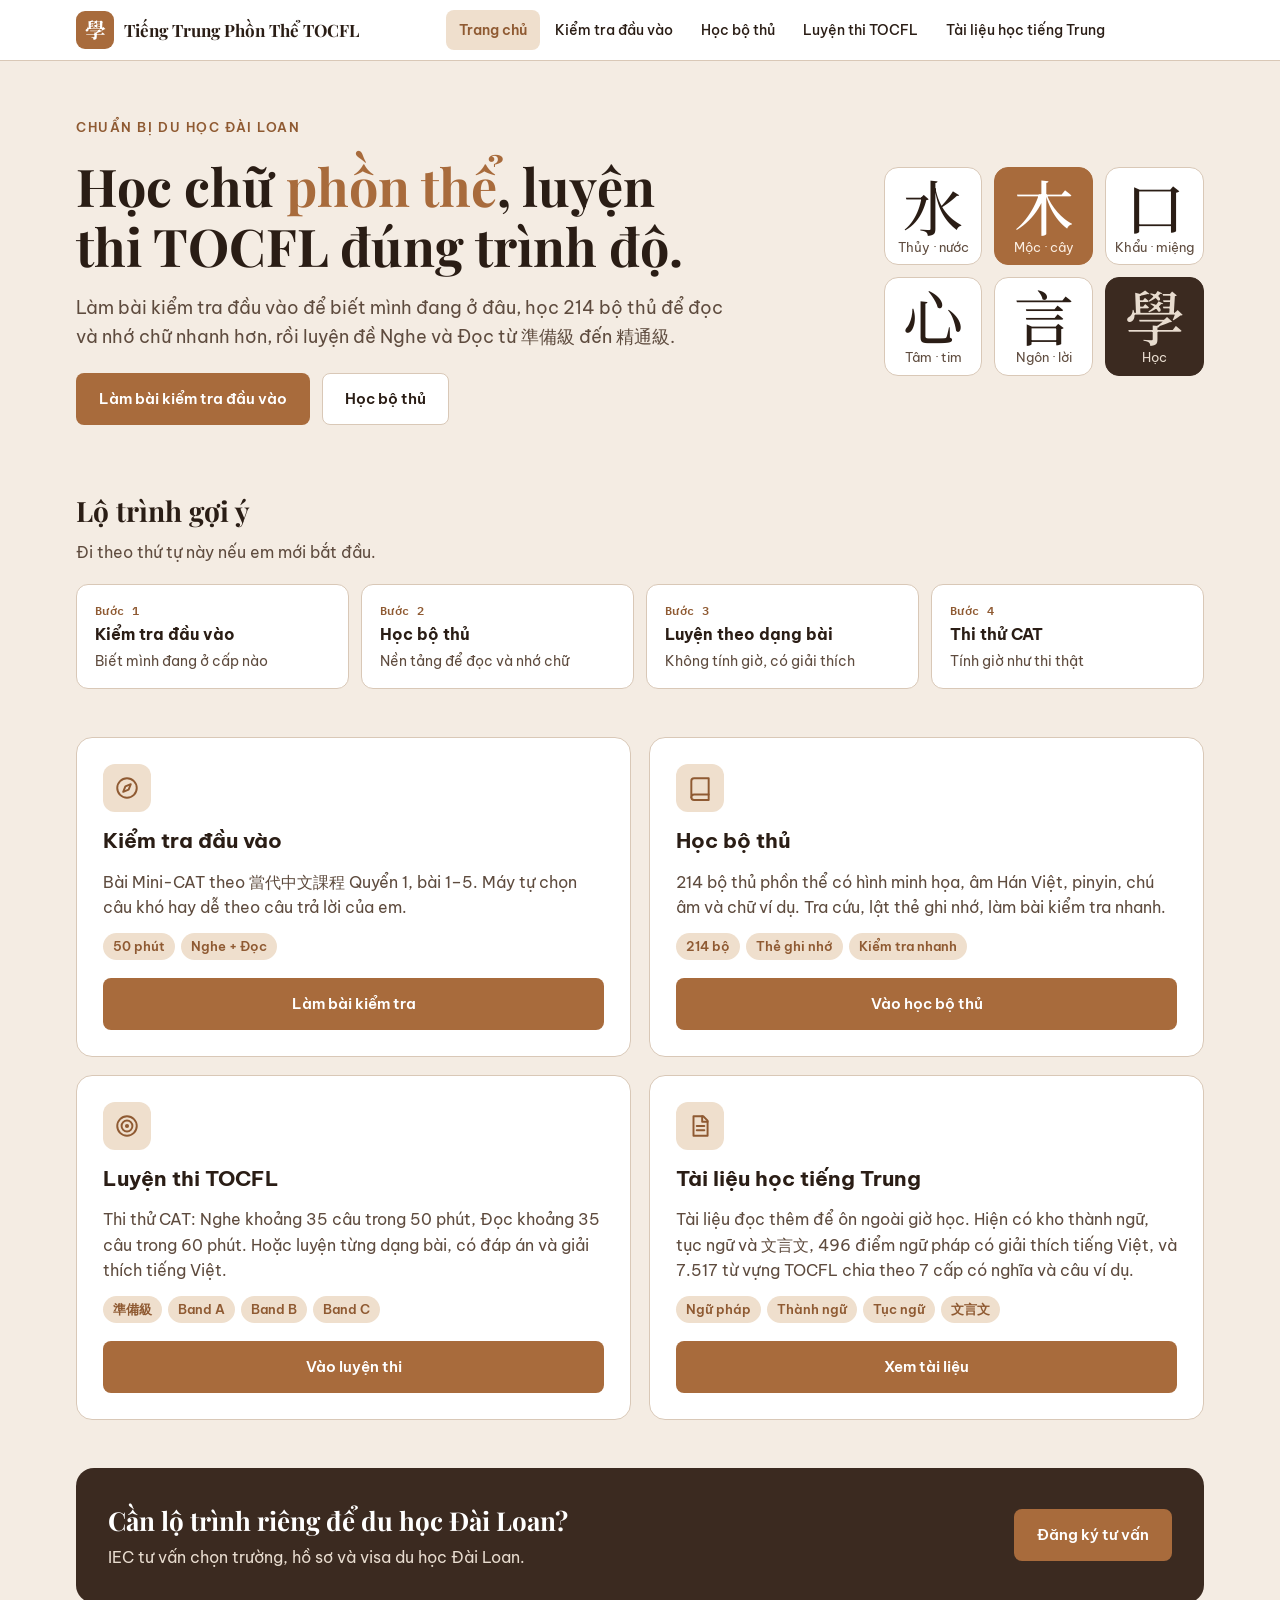
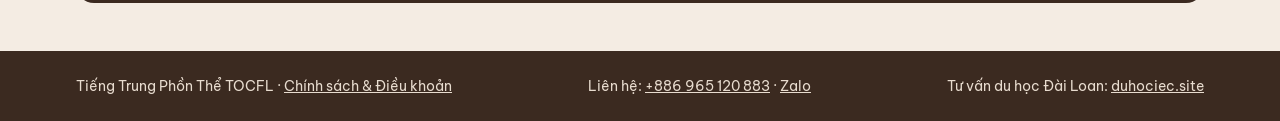
<file: index.html>
<!doctype html>
<html lang="vi">
<head>
<meta charset="utf-8">
<meta name="viewport" content="width=device-width,initial-scale=1,viewport-fit=cover">
<title>Tiếng Trung Phồn Thể TOCFL</title>
<meta name="description" content="Kiểm tra đầu vào, học 214 bộ thủ và luyện thi TOCFL Nghe – Đọc cho học viên chuẩn bị du học Đài Loan.">
<link rel="stylesheet" href="assets/site.css">
<style>
/* Trang chủ: hero hai cột → lộ trình 4 bước → 3 thẻ dẫn vào từng phần → dải tư vấn IEC. */
*{box-sizing:border-box}
body{margin:0;background:var(--bg);color:var(--ink);font-family:var(--f-ui);font-size:16px;line-height:1.6}
.wrap{max-width:1160px;margin:0 auto;padding-inline:16px}
h1,h2,h3{text-wrap:balance;margin:0}
.btn{display:inline-flex;align-items:center;justify-content:center;gap:8px;padding:13px 22px;border-radius:8px;font-weight:600;font-size:15px;text-decoration:none;border:1px solid transparent;transition:background .15s,border-color .15s}
.btn.pri{background:var(--brand);color:#fff}
.btn.pri:hover{background:var(--accent)}
.btn.sec{background:var(--surface);color:var(--ink);border-color:var(--line)}
.btn.sec:hover{border-color:var(--accent)}
.btn:focus-visible{outline:2px solid var(--brand);outline-offset:2px}

.hero{display:flex;flex-wrap:wrap;gap:40px;align-items:center;padding-block:56px 40px}
.hero .txt{flex:999 1 480px;min-width:0;display:flex;flex-direction:column;gap:18px}
.eyebrow{font-size:13px;font-weight:600;letter-spacing:.12em;text-transform:uppercase;color:var(--accent)}
.hero h1{font-family:var(--f-display);font-size:clamp(32px,5vw,52px);line-height:1.15;font-weight:700}
.hero h1 em{font-style:normal;color:var(--brand)}
.hero p{margin:0;font-size:18px;color:var(--muted);max-width:56ch}
.hero .acts{display:flex;flex-wrap:wrap;gap:12px;padding-top:4px}
.tiles{flex:1 1 320px;min-width:0;display:grid;grid-template-columns:repeat(3,minmax(0,1fr));gap:12px}
.tile{aspect-ratio:1;max-width:100%;background:var(--surface);border:1px solid var(--line);border-radius:14px;display:flex;flex-direction:column;align-items:center;justify-content:center;gap:2px}
.tile b{font-family:var(--f-zh);font-size:clamp(40px,6vw,60px);font-weight:500;line-height:1}
.tile span{font-size:13px;color:var(--muted)}
.tile.on{background:var(--brand);border-color:var(--brand);color:#fff}
.tile.on span{color:#fbeee2}
.tile.dk{background:var(--deep);border-color:var(--deep);color:var(--deep-ink)}
.tile.dk span{color:var(--deep-ink)}

section.sec{padding-block:24px}
.sec h2{font-family:var(--f-display);font-size:28px;margin-bottom:6px}
.sec .sub{margin:0 0 18px;color:var(--muted)}
.path{list-style:none;margin:0;padding:0;display:grid;grid-template-columns:repeat(4,minmax(0,1fr));gap:12px;counter-reset:st}
.path li{counter-increment:st;background:var(--surface);border:1px solid var(--line);border-radius:12px;padding:16px 18px;display:flex;flex-direction:column;gap:2px}
.path li::before{content:"Bước " counter(st);font-family:var(--f-num);font-size:12px;font-weight:600;color:var(--accent);letter-spacing:.04em}
.path b{font-size:16px}
.path span{font-size:14px;color:var(--muted)}
@media (max-width:820px){.path{grid-template-columns:repeat(2,minmax(0,1fr))}}

.cards{display:grid;grid-template-columns:repeat(2,minmax(0,1fr));gap:18px}
@media (max-width:900px){.cards{grid-template-columns:minmax(0,1fr)}}
.card{background:var(--surface);border:1px solid var(--line);border-radius:16px;padding:26px;display:flex;flex-direction:column;gap:12px;min-width:0}
.card .ic{width:48px;height:48px;border-radius:12px;background:var(--accent-soft);display:grid;place-items:center}
.card .ic svg{width:26px;height:26px;stroke:var(--accent)}
.card h3{font-size:21px}
.card p{margin:0;color:var(--muted)}
.chips{list-style:none;margin:0;padding:0;display:flex;flex-wrap:wrap;gap:6px}
.chips li{font-size:13px;font-weight:600;padding:3px 10px;border-radius:999px;background:var(--accent-soft);color:var(--accent)}
.card .go{margin-top:auto;display:grid;gap:8px;padding-top:6px}
.card .go.two{grid-template-columns:repeat(2,minmax(0,1fr))}

.cta{margin-top:24px;background:var(--deep);color:var(--deep-ink);border-radius:18px;padding:32px;display:flex;flex-wrap:wrap;gap:20px;align-items:center;justify-content:space-between}
.cta div{flex:999 1 380px;min-width:0}
.cta h2{font-family:var(--f-display);font-size:26px;color:#fff;margin-bottom:4px}
.cta p{margin:0;color:var(--deep-ink)}
@media (prefers-reduced-motion:reduce){.btn{transition:none}}
</style>
</head>
<body>
<main class="wrap">
  <section class="hero">
    <div class="txt">
      <span class="eyebrow">Chuẩn bị du học Đài Loan</span>
      <h1>Học chữ <em>phồn thể</em>, luyện thi TOCFL đúng trình độ.</h1>
      <p>Làm bài kiểm tra đầu vào để biết mình đang ở đâu, học 214 bộ thủ để đọc và nhớ chữ nhanh hơn, rồi luyện đề Nghe và Đọc từ 準備級 đến 精通級.</p>
      <div class="acts">
        <a class="btn pri" href="kiem-tra/">Làm bài kiểm tra đầu vào</a>
        <a class="btn sec" href="bo-thu/">Học bộ thủ</a>
      </div>
    </div>
    <div class="tiles" aria-hidden="true">
      <div class="tile"><b>水</b><span>Thủy · nước</span></div>
      <div class="tile on"><b>木</b><span>Mộc · cây</span></div>
      <div class="tile"><b>口</b><span>Khẩu · miệng</span></div>
      <div class="tile"><b>心</b><span>Tâm · tim</span></div>
      <div class="tile"><b>言</b><span>Ngôn · lời</span></div>
      <div class="tile dk"><b>學</b><span>Học</span></div>
    </div>
  </section>

  <section class="sec" aria-labelledby="lt">
    <h2 id="lt">Lộ trình gợi ý</h2>
    <p class="sub">Đi theo thứ tự này nếu em mới bắt đầu.</p>
    <ol class="path">
      <li><b>Kiểm tra đầu vào</b><span>Biết mình đang ở cấp nào</span></li>
      <li><b>Học bộ thủ</b><span>Nền tảng để đọc và nhớ chữ</span></li>
      <li><b>Luyện theo dạng bài</b><span>Không tính giờ, có giải thích</span></li>
      <li><b>Thi thử CAT</b><span>Tính giờ như thi thật</span></li>
    </ol>
  </section>

  <section class="sec" aria-label="Các phần học">
    <div class="cards">
      <article class="card">
        <div class="ic"><svg viewBox="0 0 24 24" fill="none" stroke-width="1.8" stroke-linecap="round" stroke-linejoin="round" aria-hidden="true"><circle cx="12" cy="12" r="9"/><path d="M15.5 8.5l-2 5-5 2 2-5z"/></svg></div>
        <h3>Kiểm tra đầu vào</h3>
        <p>Bài Mini-CAT theo 當代中文課程 Quyển 1, bài 1–5. Máy tự chọn câu khó hay dễ theo câu trả lời của em.</p>
        <ul class="chips"><li>50 phút</li><li>Nghe + Đọc</li></ul>
        <div class="go"><a class="btn pri" href="kiem-tra/">Làm bài kiểm tra</a></div>
      </article>
      <article class="card">
        <div class="ic"><svg viewBox="0 0 24 24" fill="none" stroke-width="1.8" stroke-linecap="round" stroke-linejoin="round" aria-hidden="true"><path d="M4 5.5A2.5 2.5 0 0 1 6.5 3H20v15H6.5A2.5 2.5 0 0 0 4 20.5z"/><path d="M4 20.5A2.5 2.5 0 0 0 6.5 23H20v-5"/></svg></div>
        <h3>Học bộ thủ</h3>
        <p>214 bộ thủ phồn thể có hình minh họa, âm Hán Việt, pinyin, chú âm và chữ ví dụ. Tra cứu, lật thẻ ghi nhớ, làm bài kiểm tra nhanh.</p>
        <ul class="chips"><li>214 bộ</li><li>Thẻ ghi nhớ</li><li>Kiểm tra nhanh</li></ul>
        <div class="go"><a class="btn pri" href="bo-thu/">Vào học bộ thủ</a></div>
      </article>
      <article class="card">
        <div class="ic"><svg viewBox="0 0 24 24" fill="none" stroke-width="1.8" stroke-linecap="round" stroke-linejoin="round" aria-hidden="true"><circle cx="12" cy="12" r="9"/><circle cx="12" cy="12" r="5"/><circle cx="12" cy="12" r="1"/></svg></div>
        <h3>Luyện thi TOCFL</h3>
        <p>Thi thử CAT: Nghe khoảng 35 câu trong 50 phút, Đọc khoảng 35 câu trong 60 phút. Hoặc luyện từng dạng bài, có đáp án và giải thích tiếng Việt.</p>
        <ul class="chips"><li>準備級</li><li>Band A</li><li>Band B</li><li>Band C</li></ul>
        <div class="go"><a class="btn pri" href="luyen-thi/">Vào luyện thi</a></div>
      </article>
      <article class="card">
        <div class="ic"><svg viewBox="0 0 24 24" fill="none" stroke-width="1.8" stroke-linecap="round" stroke-linejoin="round" aria-hidden="true"><path d="M6 3h9l4 4v14H6z"/><path d="M14 3v5h5"/><path d="M9 12h7M9 16h7"/></svg></div>
        <h3>Tài liệu học tiếng Trung</h3>
        <p>Tài liệu đọc thêm để ôn ngoài giờ học. Hiện có kho thành ngữ, tục ngữ và 文言文, 496 điểm ngữ pháp có giải thích tiếng Việt, và 7.517 từ vựng TOCFL chia theo 7 cấp có nghĩa và câu ví dụ.</p>
        <ul class="chips"><li>Ngữ pháp</li><li>Thành ngữ</li><li>Tục ngữ</li><li>文言文</li></ul>
        <div class="go"><a class="btn pri" href="tai-lieu/">Xem tài liệu</a></div>
      </article>
    </div>
  </section>


  <section class="cta">
    <div>
      <h2>Cần lộ trình riêng để du học Đài Loan?</h2>
      <p>IEC tư vấn chọn trường, hồ sơ và visa du học Đài Loan.</p>
    </div>
    <a class="btn pri" href="https://www.duhociec.site/ho-so" target="_blank" rel="noopener">Đăng ký tư vấn</a>
  </section>
</main>
<script src="assets/site.js" data-page="home"></script>
</body>
</html>
</file>
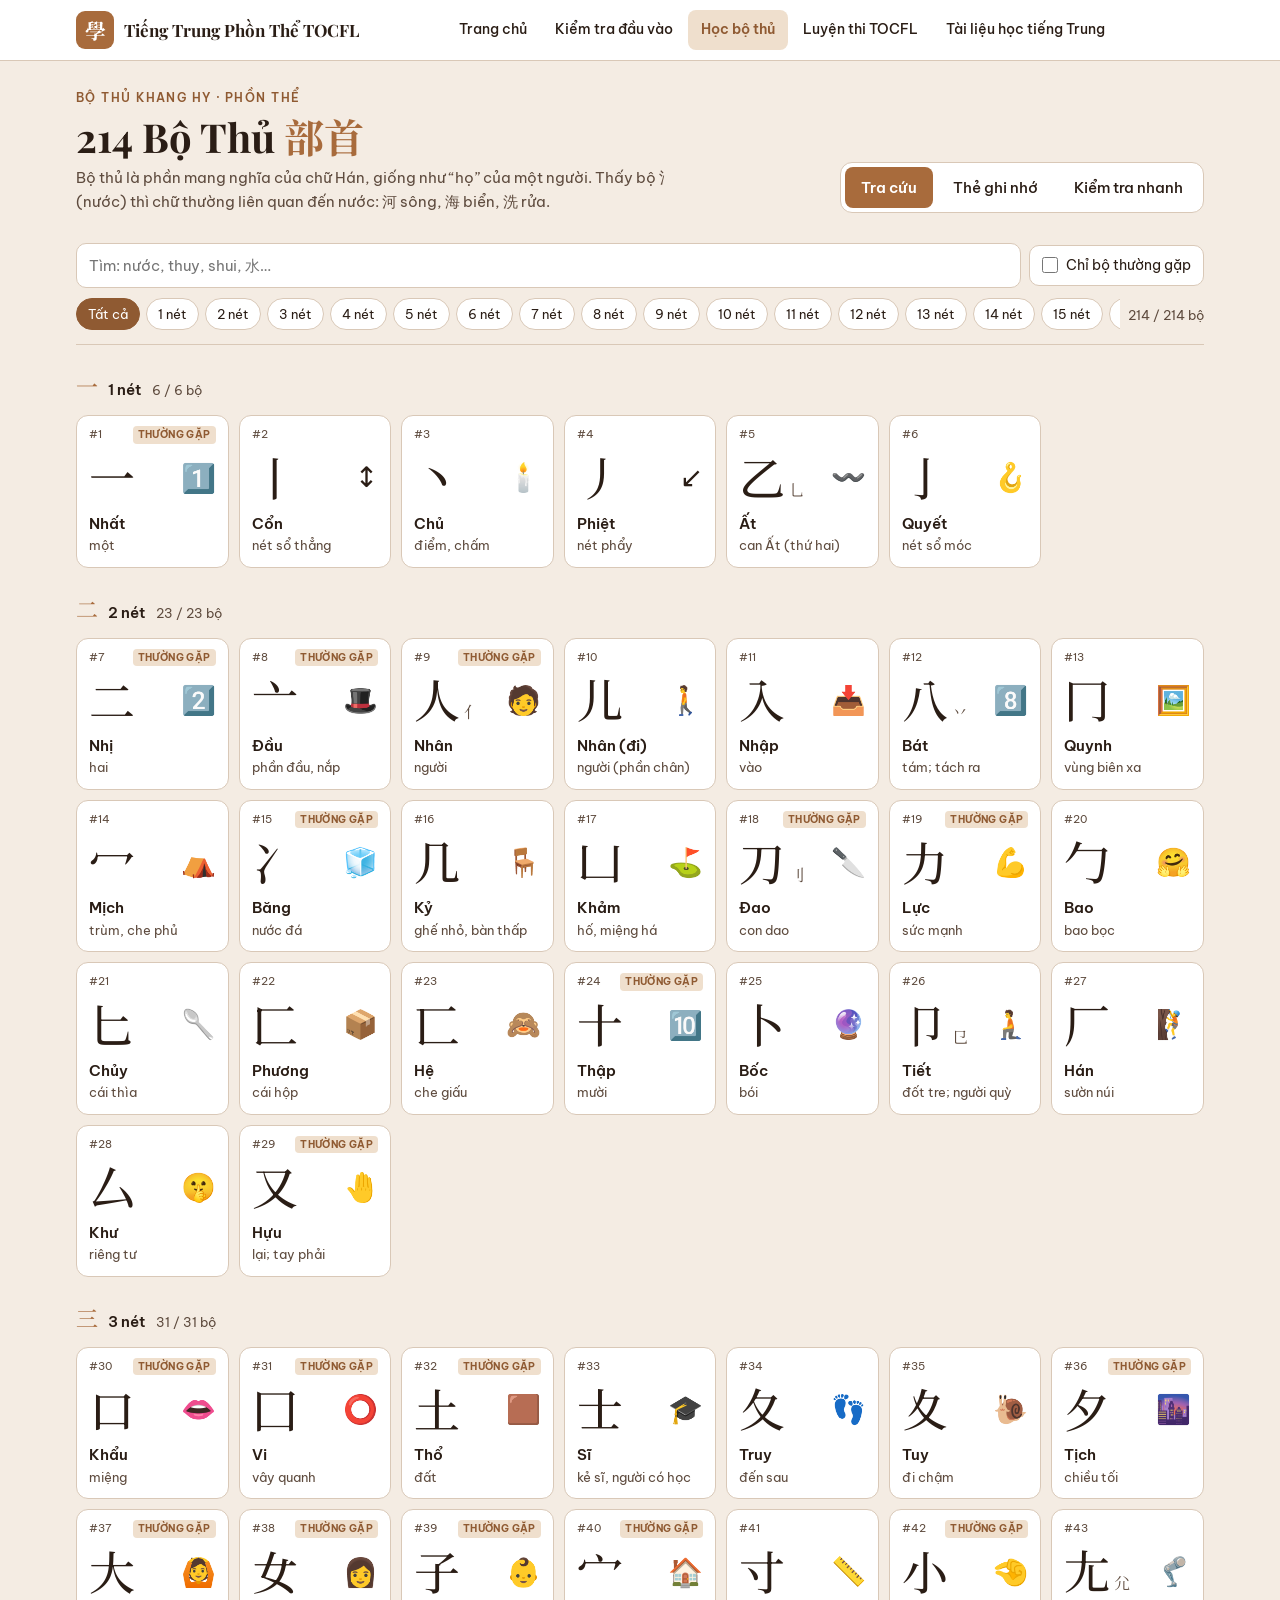
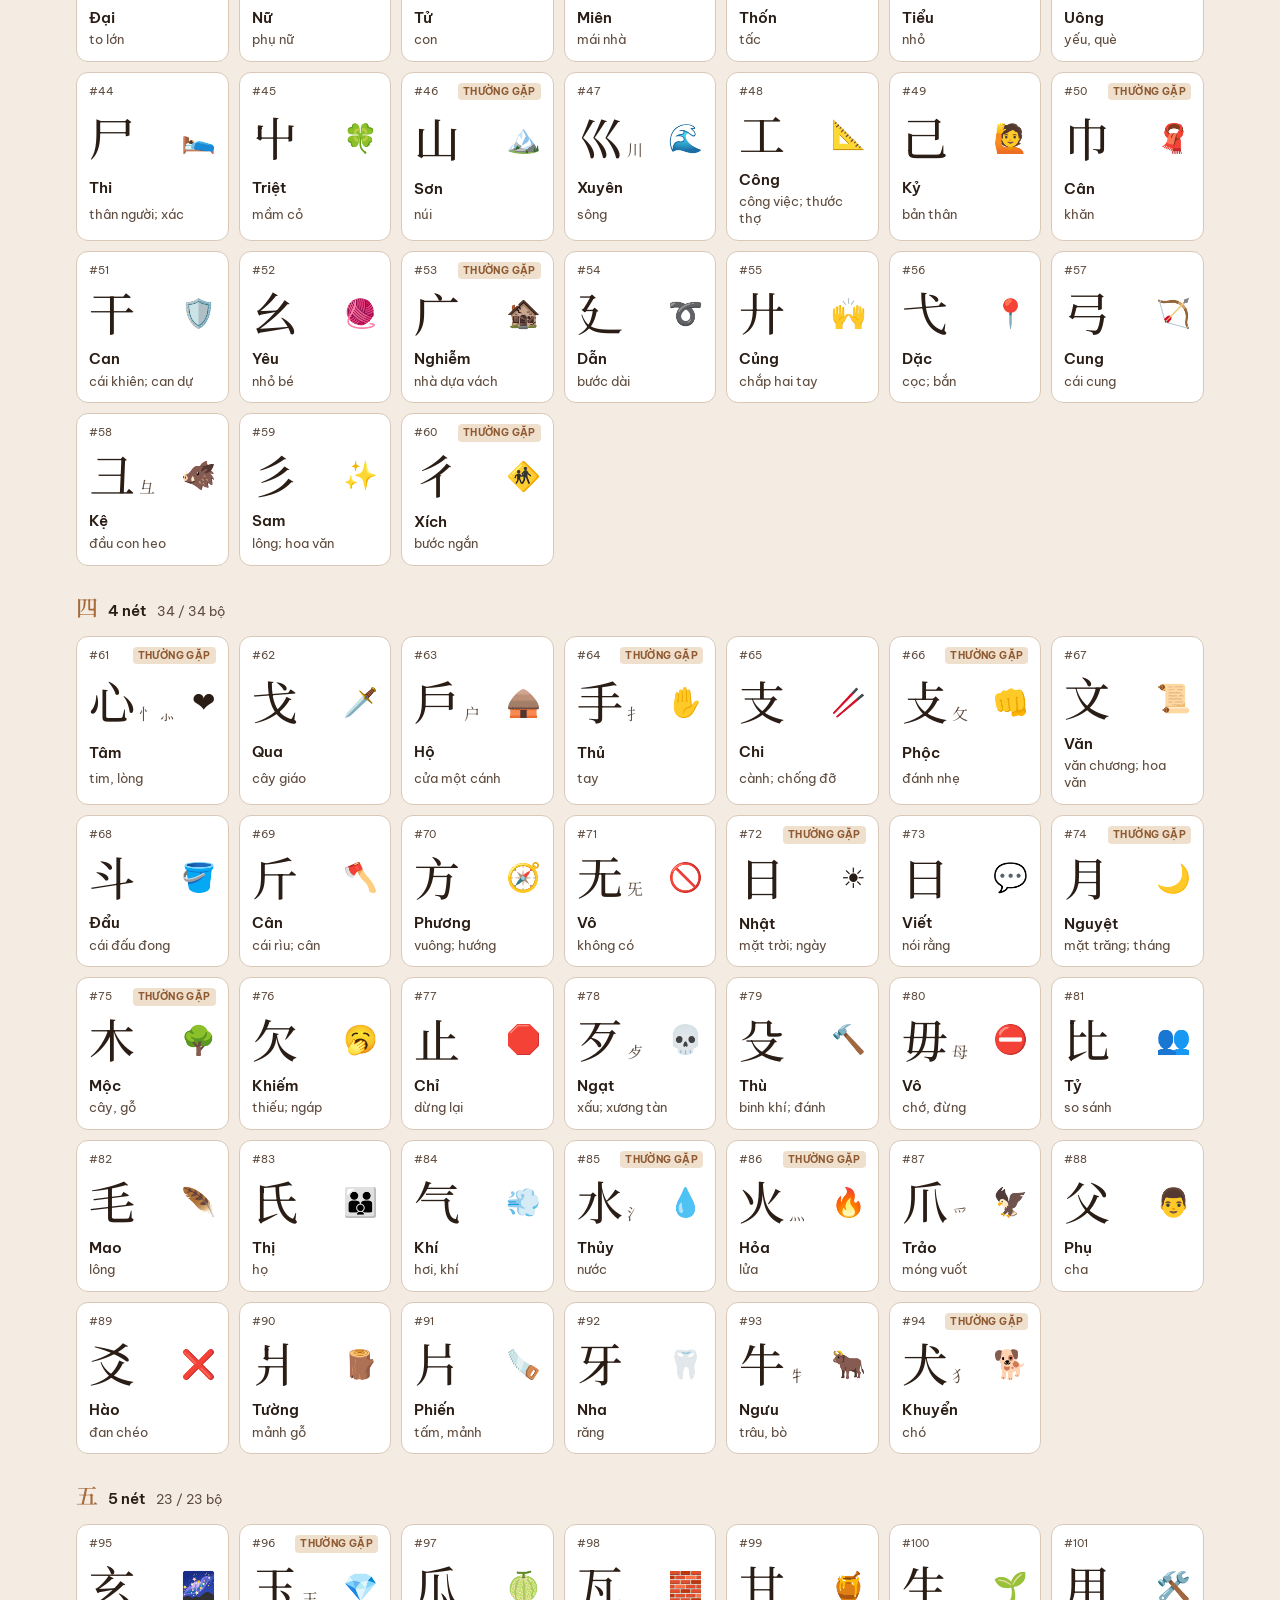
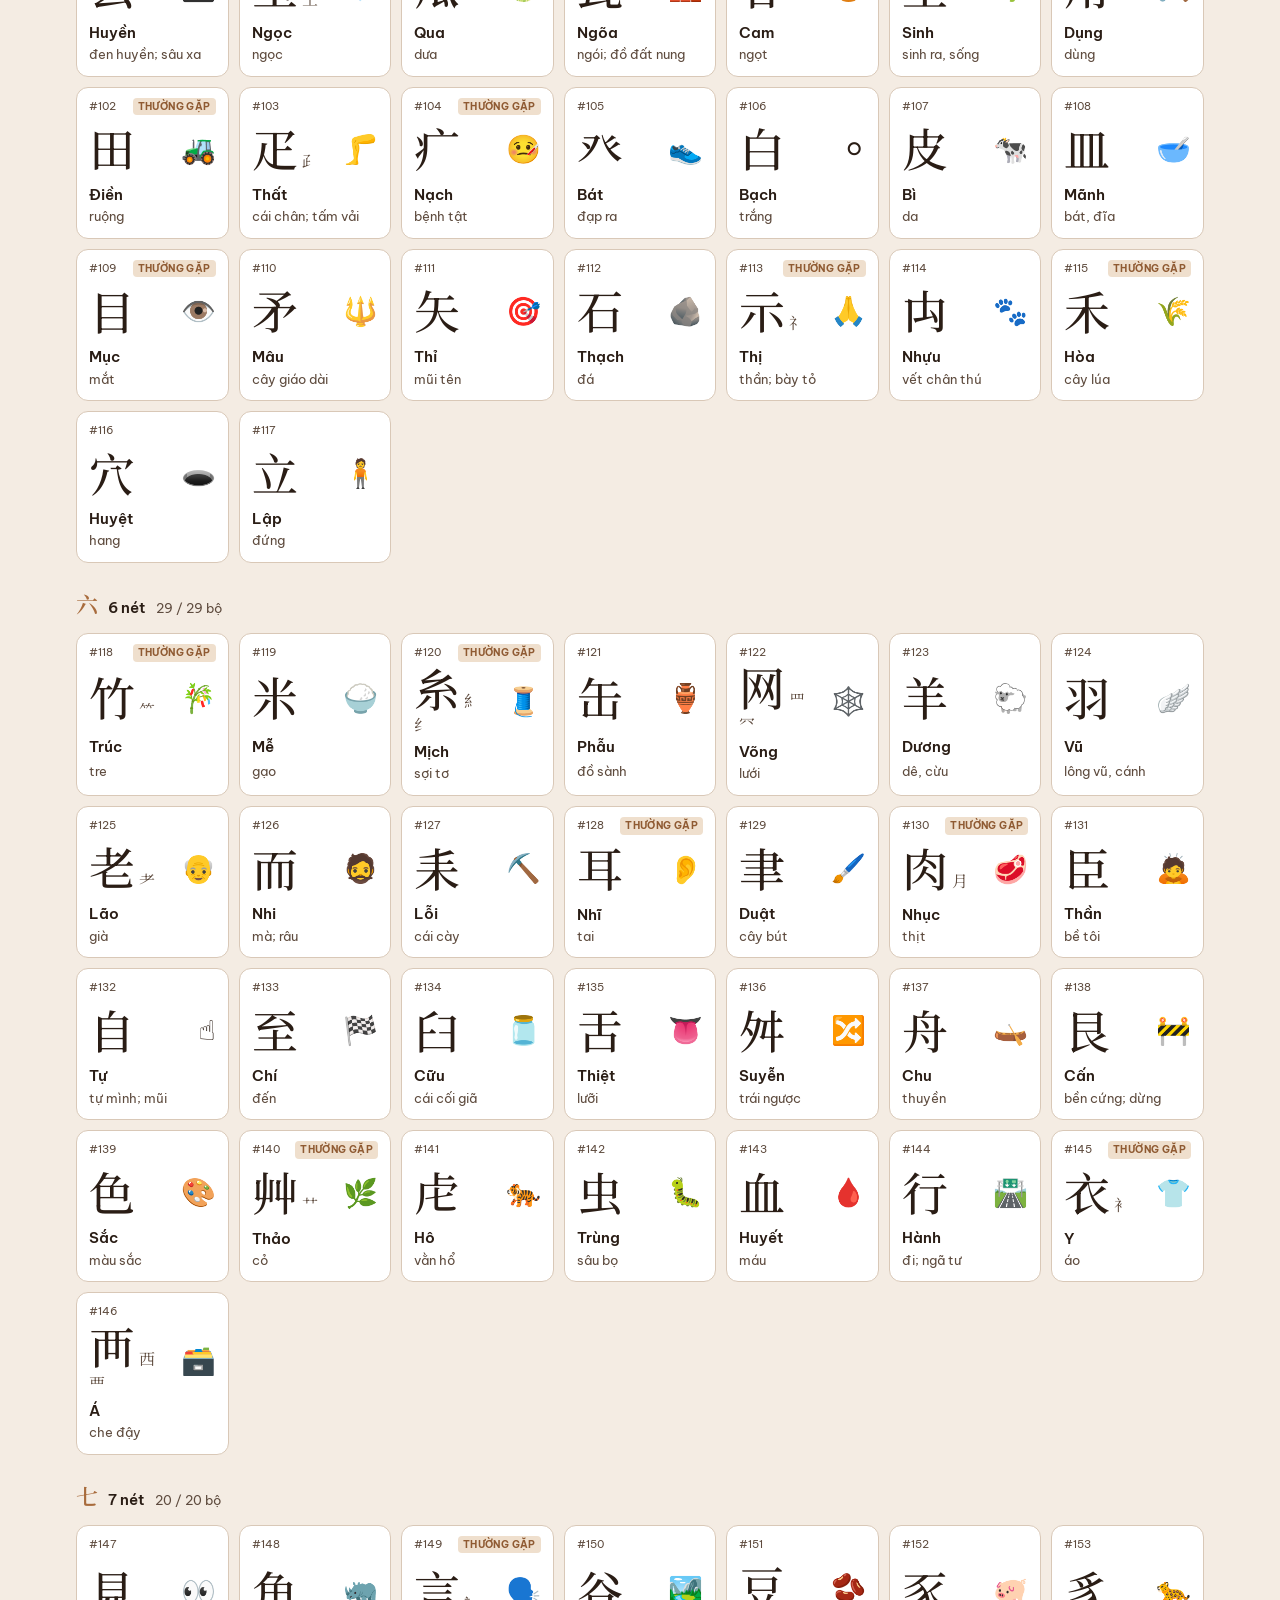
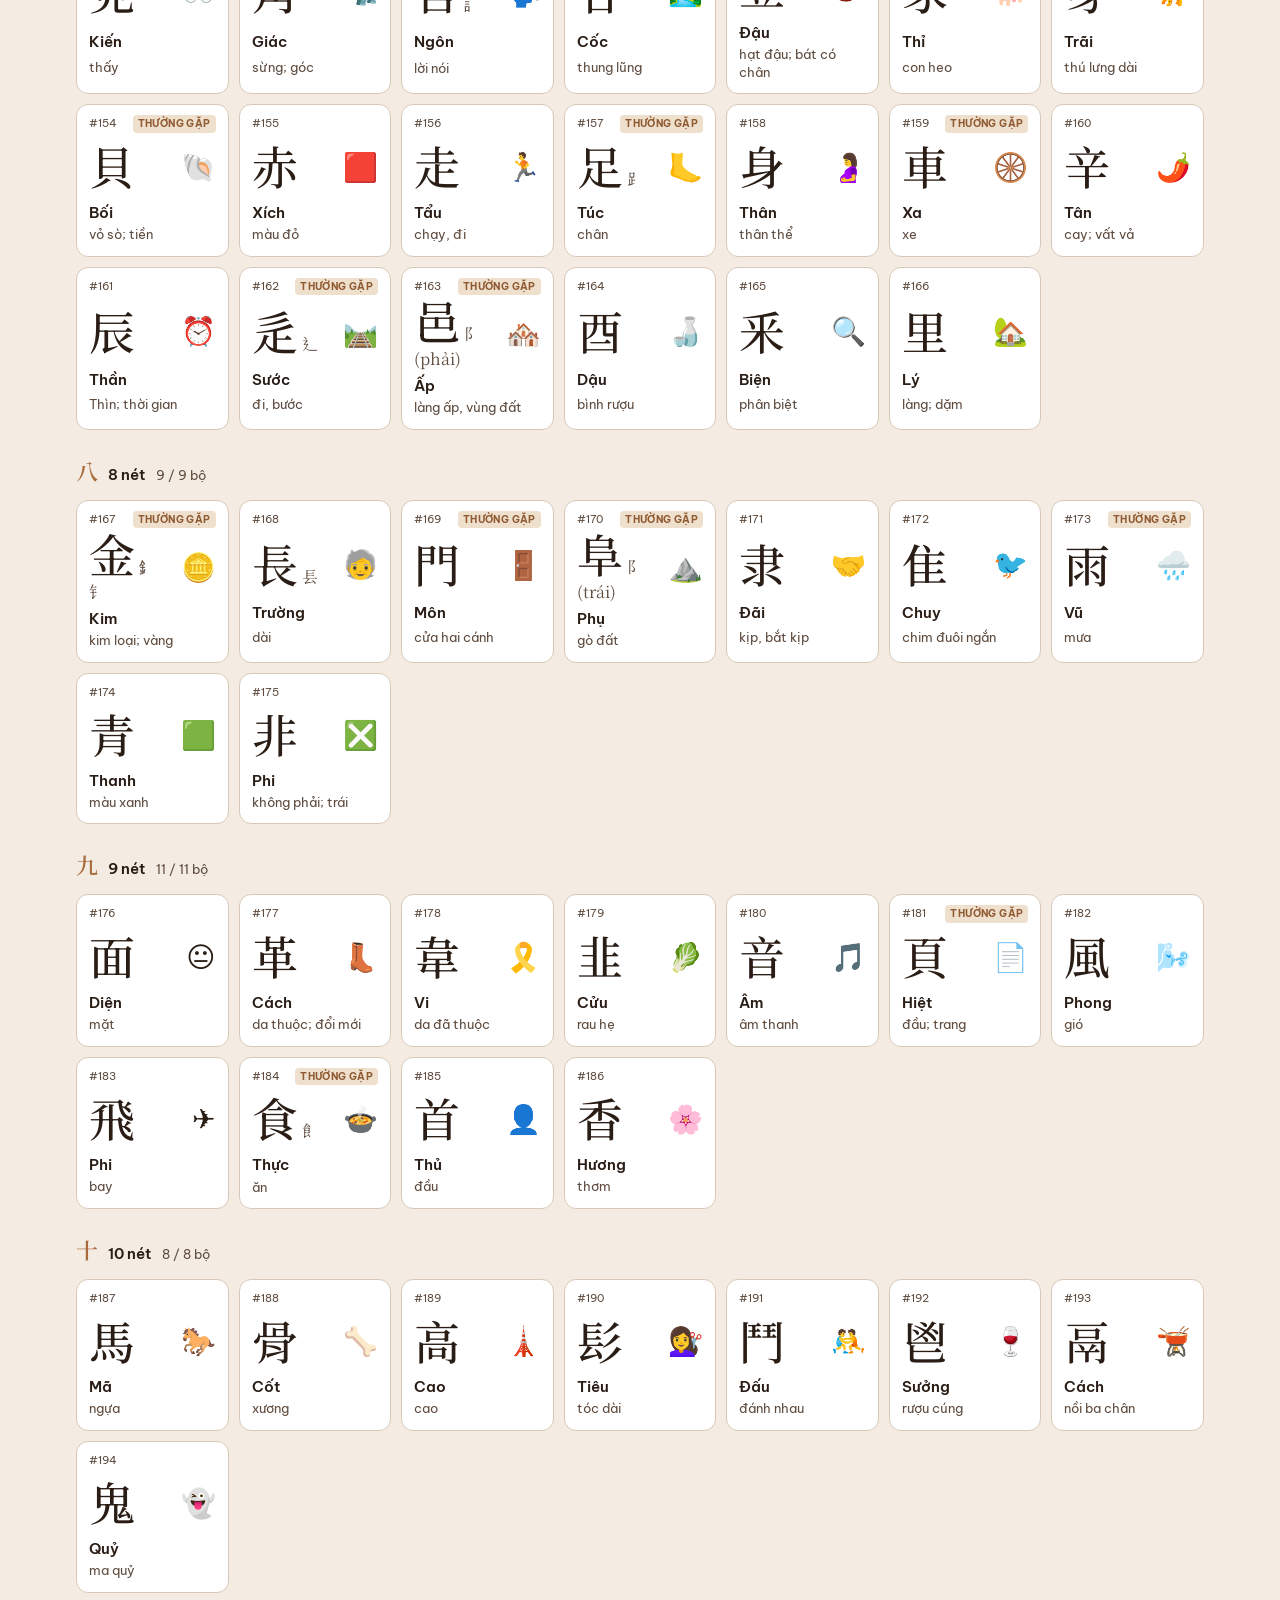
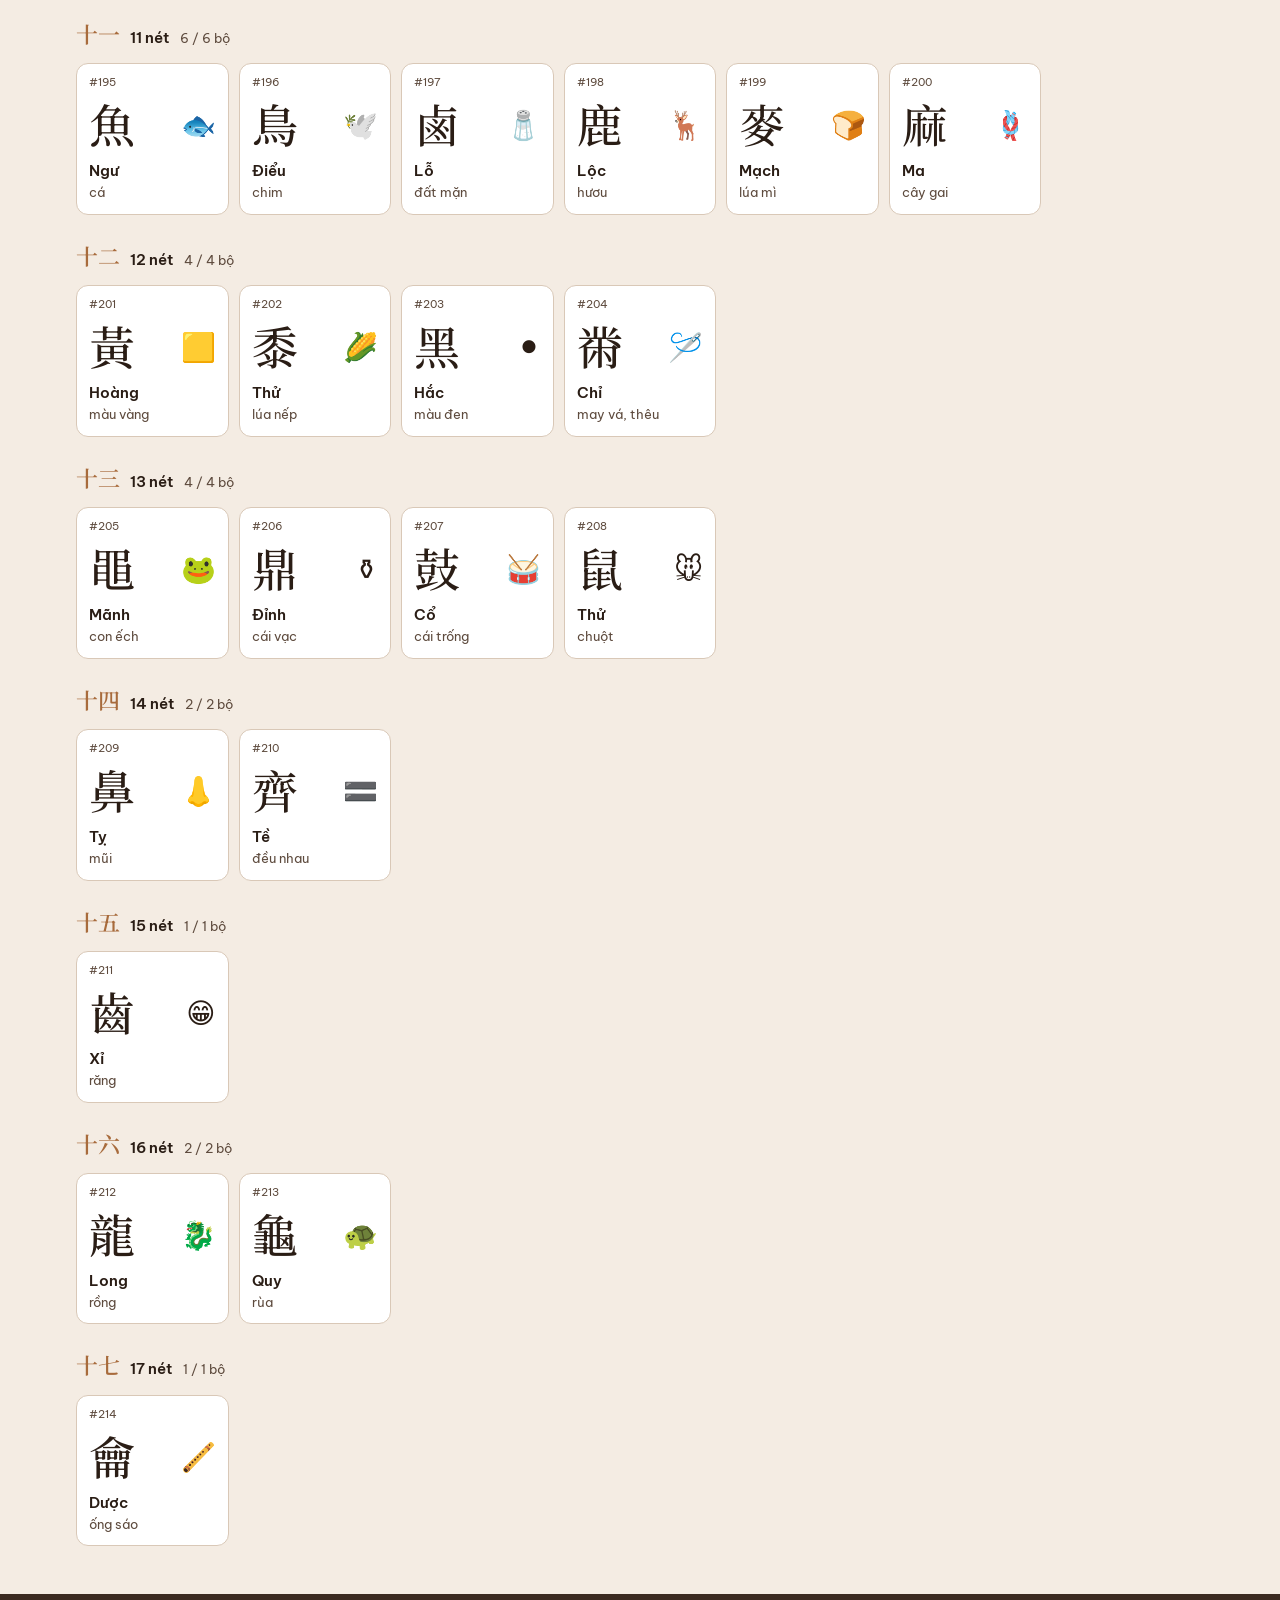
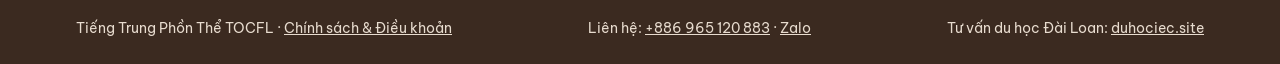
<file: bo-thu/index.html>
<!doctype html>
<html lang="vi">
<head>
<meta charset="utf-8">
<meta name="viewport" content="width=device-width,initial-scale=1,viewport-fit=cover">
<title>214 Bộ Thủ</title>
<meta name="description" content="Học 214 bộ thủ chữ Hán phồn thể: tra cứu có hình minh họa, thẻ ghi nhớ và kiểm tra nhanh.">
<link rel="stylesheet" href="../assets/site.css">
<style>
/* Ba chế độ trong một trang: Tra cứu (lưới thẻ theo số nét) · Thẻ ghi nhớ · Kiểm tra nhanh. */
*{box-sizing:border-box}
body{margin:0;background:var(--bg);color:var(--ink);font-family:var(--f-ui);font-size:15px;line-height:1.55}
[hidden]{display:none!important}
.wrap{max-width:1160px;margin:0 auto;padding-inline:16px;padding-block:28px 0}
button{font:inherit;color:inherit}
:focus-visible{outline:2px solid var(--brand);outline-offset:2px}

.top{display:flex;flex-wrap:wrap;align-items:flex-end;justify-content:space-between;gap:16px 24px}
.top .t{display:flex;flex-direction:column;gap:6px;min-width:0}
.eyebrow{font-size:12px;letter-spacing:.12em;text-transform:uppercase;color:var(--accent);font-weight:600}
h1{margin:0;font-family:var(--f-display);font-size:clamp(28px,4.5vw,40px);line-height:1.15;text-wrap:balance}
h1 .han{font-family:var(--f-zh);color:var(--brand);font-weight:700}
.lede{margin:0;color:var(--muted);max-width:64ch}
.tabs{display:flex;gap:4px;padding:4px;background:var(--surface);border:1px solid var(--line);border-radius:12px;overflow-x:auto;max-width:100%}
.tab{flex:none;padding:9px 16px;border:none;border-radius:8px;background:transparent;font-weight:500;cursor:pointer;white-space:nowrap}
.tab[aria-selected="true"]{background:var(--brand);color:#fff;font-weight:600}

.badge{display:inline-block;font-size:10px;font-weight:700;letter-spacing:.04em;color:var(--accent);background:var(--accent-soft);border-radius:4px;padding:1px 5px}

/* --- Tra cứu --- */
.bar{position:sticky;top:env(safe-area-inset-top,0px);z-index:5;background:var(--bg);padding-block:12px;margin-top:18px;border-bottom:1px solid var(--line);display:grid;gap:10px}
.row{display:flex;gap:8px;flex-wrap:wrap;align-items:center;min-width:0}
.row>.chips{flex:1 1 200px;min-width:0}
input[type=search],select{font:inherit;padding:10px 12px;border:1px solid var(--line);border-radius:10px;background:var(--surface);color:var(--ink)}
#q{flex:1 1 240px;min-width:0}
.toggle{display:flex;align-items:center;gap:8px;font-size:14px;cursor:pointer;user-select:none;padding:9px 12px;border:1px solid var(--line);border-radius:10px;background:var(--surface)}
.toggle input{accent-color:var(--brand);width:16px;height:16px;margin:0}
.chips{display:flex;gap:6px;overflow-x:auto;padding-bottom:2px;scrollbar-width:thin}
.chip{flex:none;font-size:13px;padding:5px 11px;border-radius:999px;border:1px solid var(--line);background:var(--surface);cursor:pointer;font-variant-numeric:tabular-nums}
.chip[aria-pressed="true"]{background:var(--accent);border-color:var(--accent);color:#fff}
.count{font-size:13px;color:var(--muted);font-variant-numeric:tabular-nums}
.group{margin-top:24px}
.group h2{display:flex;align-items:baseline;gap:10px;margin:0 0 12px;font-size:15px;font-weight:600}
.group h2 .n{font-family:var(--f-zh);font-size:22px;color:var(--brand)}
.group h2 .sub{color:var(--muted);font-weight:400;font-size:13px}
.grid{display:grid;grid-template-columns:repeat(auto-fill,minmax(150px,1fr));gap:10px}
.card{display:grid;gap:2px;text-align:left;background:var(--surface);border:1px solid var(--line);border-radius:12px;padding:10px 12px 12px;cursor:pointer;transition:border-color .15s,transform .15s}
.card:hover{border-color:var(--brand);transform:translateY(-1px)}
.card .meta{display:flex;justify-content:space-between;font-size:11px;color:var(--muted);font-variant-numeric:tabular-nums;min-height:16px}
.card .main{display:flex;align-items:center;justify-content:space-between;gap:6px;min-height:64px}
.card .glyph{font-family:var(--f-zh);font-size:46px;line-height:1;font-weight:500}
.card .var{font-family:var(--f-zh);font-size:16px;color:var(--muted);margin-left:4px}
.card .emo{font-size:28px;line-height:1}
.card .hv{font-weight:600}
.card .vn{font-size:13px;color:var(--muted);line-height:1.35}
.empty{padding:40px 0;color:var(--muted);text-align:center}

/* --- Hộp chi tiết --- */
dialog{border:none;padding:0;border-radius:18px;background:var(--surface);color:var(--ink);width:min(520px,calc(100vw - 32px));max-height:calc(100vh - 48px);box-shadow:0 24px 60px rgba(40,25,15,.3)}
dialog::backdrop{background:rgba(42,29,21,.5)}
.sheet{display:grid;gap:16px;padding:20px}
.sheet .head{display:flex;justify-content:space-between;align-items:center;font-size:13px;color:var(--muted)}
.x{font-size:20px;line-height:1;background:none;border:none;color:var(--muted);cursor:pointer;padding:4px 8px;border-radius:8px}
.hero{display:grid;grid-template-columns:auto 1fr;gap:18px;align-items:center}
.box{width:118px;height:118px;display:grid;place-items:center;border:1px solid var(--line);border-radius:10px;background:
  linear-gradient(var(--line),var(--line)) center/1px 100% no-repeat,
  linear-gradient(var(--line),var(--line)) center/100% 1px no-repeat,var(--bg)}
.box .g{font-family:var(--f-zh);font-size:84px;line-height:1;font-weight:500}
.hero .emo{font-size:44px;line-height:1}
.hero .hvbig{font-family:var(--f-display);font-size:24px;font-weight:700;margin-top:4px}
.hero .read{color:var(--muted)}
.zh{font-family:var(--f-zh)}
dl{margin:0;display:grid;gap:12px}
dt{font-size:12px;letter-spacing:.08em;text-transform:uppercase;color:var(--accent);font-weight:600}
dd{margin:2px 0 0}
.pills{display:flex;gap:8px;flex-wrap:wrap}
.pills span{font-family:var(--f-zh);font-size:24px;line-height:1;padding:8px 10px;border-radius:8px;background:var(--accent-soft)}
.nav{display:flex;justify-content:space-between;gap:8px}
.btn{display:inline-flex;align-items:center;justify-content:center;gap:6px;padding:10px 16px;border-radius:10px;border:1px solid var(--line);background:var(--surface);cursor:pointer;font-weight:600;font-size:14px;text-decoration:none;color:var(--ink)}
.btn:disabled{opacity:.4;cursor:default}
.btn.pri{background:var(--brand);border-color:var(--brand);color:#fff}
.btn.pri:hover{background:var(--accent)}
.btn.no{background:var(--bad-soft);border-color:var(--bad-soft);color:var(--bad)}
.btn.yes{background:var(--ok-soft);border-color:var(--ok-soft);color:var(--ok)}

/* --- Thẻ ghi nhớ + Kiểm tra --- */
.study{margin-top:22px;display:flex;flex-wrap:wrap;gap:20px;align-items:flex-start}
.panel{background:var(--surface);border:1px solid var(--line);border-radius:16px;padding:22px;display:flex;flex-direction:column;gap:16px;min-width:0}
.panel.main{flex:999 1 560px}
.panel.side{flex:1 1 280px}
.panel h2{margin:0;font-family:var(--f-display);font-size:20px}
.opts{display:flex;flex-wrap:wrap;gap:10px;align-items:center}
.opts label{font-size:14px;color:var(--muted);display:flex;align-items:center;gap:8px}
.prog{display:flex;justify-content:space-between;font-size:13px;color:var(--muted);font-family:var(--f-num)}
.meter{height:6px;border-radius:999px;background:var(--accent-soft);overflow:hidden}
.meter i{display:block;height:100%;background:var(--brand);width:0;transition:width .25s}
.flash{border:1px solid var(--line);border-radius:16px;min-height:320px;display:grid;place-items:center;padding:24px;background:var(--bg);cursor:pointer;text-align:center}
.flash .front{display:grid;gap:8px;justify-items:center}
.flash .front .g{font-family:var(--f-zh);font-size:clamp(110px,22vw,160px);line-height:1;font-weight:500}
.flash .front .v{font-family:var(--f-zh);font-size:26px;color:var(--muted)}
.flash .hint{font-size:13px;color:var(--muted)}
.flash .back{display:grid;gap:8px;justify-items:center;max-width:46ch}
.flash .back .top2{display:flex;align-items:center;gap:14px}
.flash .back .g{font-family:var(--f-zh);font-size:64px;line-height:1}
.flash .back .emo{font-size:48px;line-height:1}
.flash .back .hv{font-family:var(--f-display);font-size:28px;font-weight:700}
.flash .back .eg{font-family:var(--f-zh);font-size:24px;color:var(--accent)}
.acts3{display:grid;grid-template-columns:repeat(3,minmax(0,1fr));gap:10px}
.acts3 .btn{padding:13px 8px}
.stats{display:grid;grid-template-columns:repeat(3,minmax(0,1fr));gap:8px;text-align:center}
.stats div{padding:12px 6px;border-radius:10px;background:var(--bg)}
.stats b{display:block;font-family:var(--f-num);font-size:22px}
.stats .k b{color:var(--ok)} .stats .r b{color:var(--bad)}
.stats span{font-size:12px;color:var(--muted)}
.note{margin:0;font-size:13px;color:var(--muted)}
.done{display:grid;gap:12px;justify-items:center;text-align:center;padding:24px 0}
.done .big{font-family:var(--f-display);font-size:30px;font-weight:700}

.q{display:grid;gap:14px}
.q .ask{font-size:17px}
.q .ask .g{font-family:var(--f-zh);font-size:64px;line-height:1.1;display:block;margin-top:6px}
.q .ask .p{font-family:var(--f-display);font-size:26px;font-weight:700;display:block;margin-top:4px}
.choices{display:grid;grid-template-columns:repeat(2,minmax(0,1fr));gap:10px}
@media (max-width:480px){.choices{grid-template-columns:minmax(0,1fr)}}
.choice{text-align:left;padding:14px 16px;border-radius:12px;border:1px solid var(--line);background:var(--surface);cursor:pointer;display:flex;align-items:center;gap:10px;min-height:56px}
.choice:hover:not(:disabled){border-color:var(--brand)}
.choice .zh{font-size:30px;line-height:1}
.choice.right{border:2px solid var(--ok);background:var(--ok-soft)}
.choice.wrong{border:2px solid var(--bad);background:var(--bad-soft)}
.choice:disabled{cursor:default}
.fb{padding:12px 14px;border-radius:10px;background:var(--bg);font-size:14px}
.fb b{color:var(--ok)} .fb.bad b{color:var(--bad)}
.wrongs{display:flex;flex-wrap:wrap;gap:8px;justify-content:center}
.wrongs span{padding:6px 10px;border-radius:8px;background:var(--bad-soft);font-size:14px}
.wrongs .zh{font-size:20px;margin-right:4px}

@media (max-width:420px){.grid{grid-template-columns:repeat(2,minmax(0,1fr))}.card .glyph{font-size:40px}.box{width:96px;height:96px}.box .g{font-size:68px}}
@media (prefers-reduced-motion:reduce){.card,.meter i{transition:none}.card:hover{transform:none}}
</style>
</head>
<body>
<main class="wrap">
  <div class="top">
    <div class="t">
      <span class="eyebrow">Bộ thủ Khang Hy · Phồn thể</span>
      <h1>214 Bộ Thủ <span class="han">部首</span></h1>
      <p class="lede">Bộ thủ là phần mang nghĩa của chữ Hán, giống như “họ” của một người. Thấy bộ 氵 (nước) thì chữ thường liên quan đến nước: 河 sông, 海 biển, 洗 rửa.</p>
    </div>
    <div class="tabs" role="tablist" aria-label="Chế độ học">
      <button class="tab" role="tab" id="t-tra" aria-controls="v-tra" data-v="tra">Tra cứu</button>
      <button class="tab" role="tab" id="t-the" aria-controls="v-the" data-v="the">Thẻ ghi nhớ</button>
      <button class="tab" role="tab" id="t-kt" aria-controls="v-kt" data-v="kt">Kiểm tra nhanh</button>
    </div>
  </div>

  <!-- ===== Tra cứu ===== -->
  <section id="v-tra" role="tabpanel" aria-labelledby="t-tra">
    <div class="bar">
      <div class="row">
        <input id="q" type="search" placeholder="Tìm: nước, thuy, shui, 水…" aria-label="Tìm bộ thủ" autocomplete="off">
        <label class="toggle"><input id="common" type="checkbox"> Chỉ bộ thường gặp</label>
      </div>
      <div class="row" style="justify-content:space-between">
        <div class="chips" id="chips" role="group" aria-label="Lọc theo số nét"></div>
        <span class="count" id="count"></span>
      </div>
    </div>
    <div id="list"></div>
  </section>

  <!-- ===== Thẻ ghi nhớ ===== -->
  <section id="v-the" role="tabpanel" aria-labelledby="t-the" hidden>
    <div class="study">
      <div class="panel main">
        <div class="opts">
          <label for="f-set">Bộ thẻ <select id="f-set"></select></label>
          <label class="toggle"><input id="f-skip" type="checkbox" checked> Bỏ qua thẻ đã nhớ</label>
        </div>
        <div>
          <div class="prog"><span id="f-pos"></span><span id="f-left"></span></div>
          <div class="meter" aria-hidden="true"><i id="f-bar"></i></div>
        </div>
        <div id="f-card"></div>
        <div class="acts3" id="f-acts">
          <button class="btn no" id="f-no" type="button">Chưa nhớ</button>
          <button class="btn" id="f-flip" type="button">Lật thẻ</button>
          <button class="btn yes" id="f-yes" type="button">Đã nhớ</button>
        </div>
        <p class="note">Bấm vào thẻ hoặc phím cách để lật. Thẻ “Chưa nhớ” sẽ quay lại sau vài thẻ. Tiến độ được lưu trên máy em đang dùng.</p>
      </div>
      <aside class="panel side">
        <h2>Tiến độ của em</h2>
        <div class="stats">
          <div class="k"><b id="s-known">0</b><span>Đã nhớ</span></div>
          <div class="r"><b id="s-again">0</b><span>Cần ôn</span></div>
          <div><b id="s-new">0</b><span>Chưa học</span></div>
        </div>
        <p class="note">Tính trên bộ thẻ đang chọn.</p>
        <button class="btn" id="f-reset" type="button">Học lại từ đầu</button>
        <p class="note" id="f-reset-ask" hidden>Xóa tiến độ của bộ thẻ này? <button class="btn no" id="f-reset-yes" type="button">Xóa</button> <button class="btn" id="f-reset-no" type="button">Không</button></p>
      </aside>
    </div>
  </section>

  <!-- ===== Kiểm tra nhanh ===== -->
  <section id="v-kt" role="tabpanel" aria-labelledby="t-kt" hidden>
    <div class="study">
      <div class="panel main" id="k-box"></div>
      <aside class="panel side">
        <h2>Cách làm</h2>
        <p class="note">Mỗi lượt 10 câu, chọn ngẫu nhiên trong bộ em chọn. Có hai kiểu câu: nhìn bộ thủ đoán nghĩa, và đọc nghĩa chọn đúng bộ thủ.</p>
        <label class="note" for="k-set" style="display:grid;gap:6px">Kiểm tra trong <select id="k-set"></select></label>
        <button class="btn pri" id="k-start" type="button">Bắt đầu lượt mới</button>
      </aside>
    </div>
  </section>
</main>

<dialog id="dlg" aria-label="Chi tiết bộ thủ"><div class="sheet" id="sheet"></div></dialog>

<script src="data.js"></script>
<script>
// ---------- Dữ liệu ----------
const STROKE_START=[1,7,30,61,95,118,147,167,176,187,195,201,205,209,211,212,214];
const strokesOf=n=>{let s=0;STROKE_START.forEach((b,i)=>{if(n>=b)s=i+1});return s};
const NUM=["","一","二","三","四","五","六","七","八","九","十","十一","十二","十三","十四","十五","十六","十七"];
const DATA=window.BOTHU_RAW.trim().split("\n").map((line,i)=>{
  const [c,v,py,zy,hv,vn,emo,ex,eg,k]=line.split("|");const n=i+1;
  return {n,c,v:v?v.split(" "):[],py,zy,hv,vn,emo,ex,eg:eg.split(" "),common:k==="1",s:strokesOf(n)};
});
const fold=s=>s.normalize("NFD").replace(/[̀-ͯ]/g,"").replace(/[đĐ]/g,"d").toLowerCase();
DATA.forEach(d=>d.key=fold([d.c,d.v.join(""),d.py,d.hv,d.vn,d.eg.join("")].join(" ")));
const $=s=>document.querySelector(s);
const esc=s=>String(s).replace(/[&<>"]/g,c=>({"&":"&amp;","<":"&lt;",">":"&gt;",'"':"&quot;"}[c]));
const store={get(k,d){try{const v=localStorage.getItem(k);return v==null?d:JSON.parse(v)}catch(e){return d}},
  set(k,v){try{localStorage.setItem(k,JSON.stringify(v))}catch(e){}}};
const shuffle=a=>{a=a.slice();for(let i=a.length-1;i>0;i--){const j=Math.floor(Math.random()*(i+1));[a[i],a[j]]=[a[j],a[i]]}return a};

// Bộ thẻ dùng cho Thẻ ghi nhớ và Kiểm tra
const SETS=[["common","Bộ thường gặp ("+DATA.filter(d=>d.common).length+" bộ)",d=>d.common],["all","Cả 214 bộ",()=>true]];
for(let s=1;s<=17;s++){const c=DATA.filter(d=>d.s===s).length;SETS.push(["s"+s,s+" nét ("+c+" bộ)",d=>d.s===s])}
const setItems=id=>DATA.filter((SETS.find(x=>x[0]===id)||SETS[0])[2]);
[$("#f-set"),$("#k-set")].forEach(sel=>SETS.forEach(([id,label])=>sel.add(new Option(label,id))));

// ---------- Chuyển chế độ ----------
const VIEWS={tra:"#v-tra",the:"#v-the",kt:"#v-kt"};
function show(v){
  if(!VIEWS[v])v="tra";
  document.querySelectorAll(".tab").forEach(t=>t.setAttribute("aria-selected",t.dataset.v===v));
  Object.entries(VIEWS).forEach(([k,sel])=>$(sel).hidden=k!==v);
  store.set("bt-view",v);
  if(v==="the")renderFlash();
}
document.querySelectorAll(".tab").forEach(t=>t.onclick=()=>show(t.dataset.v));

// ---------- Tra cứu ----------
const state={q:"",common:store.get("bt-common",false),stroke:0};
$("#common").checked=state.common;
const chips=$("#chips");
const mkChip=(label,val)=>{const b=document.createElement("button");b.className="chip";b.type="button";b.textContent=label;b.dataset.v=val;
  b.setAttribute("aria-pressed",val===state.stroke);
  b.onclick=()=>{state.stroke=val;chips.querySelectorAll(".chip").forEach(x=>x.setAttribute("aria-pressed",+x.dataset.v===val));renderList()};return b};
chips.append(mkChip("Tất cả",0));for(let s=1;s<=17;s++)chips.append(mkChip(s+" nét",s));
let visible=[];
function renderList(){
  const q=fold(state.q.trim());
  visible=DATA.filter(d=>(!state.common||d.common)&&(!state.stroke||d.s===state.stroke)&&(!q||d.key.includes(q)));
  $("#count").textContent=visible.length+" / 214 bộ";
  const list=$("#list");list.innerHTML="";
  if(!visible.length){list.innerHTML='<p class="empty">Không tìm thấy bộ thủ phù hợp. Thử gõ nghĩa tiếng Việt (vd: “cây”) hoặc tên Hán Việt (vd: “moc”).</p>';return}
  const groups={};visible.forEach(d=>(groups[d.s]=groups[d.s]||[]).push(d));
  Object.keys(groups).sort((a,b)=>a-b).forEach(s=>{
    const sec=document.createElement("section");sec.className="group";
    sec.innerHTML=`<h2><span class="n">${NUM[s]}</span>${s} nét <span class="sub">${groups[s].length} / ${DATA.filter(d=>d.s==+s).length} bộ</span></h2>`;
    const g=document.createElement("div");g.className="grid";
    groups[s].forEach(d=>{
      const b=document.createElement("button");b.type="button";b.className="card";b.setAttribute("aria-label",`Bộ ${d.hv}, ${d.vn}`);
      b.innerHTML=`<div class="meta"><span>#${d.n}</span>${d.common?'<span class="badge">THƯỜNG GẶP</span>':""}</div>
        <div class="main"><span><span class="glyph">${d.c}</span>${d.v.length?`<span class="var">${esc(d.v.join(" "))}</span>`:""}</span><span class="emo" aria-hidden="true">${d.emo}</span></div>
        <div class="hv">${esc(d.hv)}</div><div class="vn">${esc(d.vn)}</div>`;
      b.onclick=()=>openDetail(d.n);g.append(b);
    });
    sec.append(g);list.append(sec);
  });
}
$("#q").addEventListener("input",e=>{state.q=e.target.value;renderList()});
$("#common").addEventListener("change",e=>{state.common=e.target.checked;store.set("bt-common",state.common);renderList()});

const detailHTML=d=>`
  <div class="hero"><div class="box"><span class="g">${d.c}</span></div>
    <div><div class="emo" aria-hidden="true">${d.emo}</div><div class="hvbig">Bộ ${esc(d.hv)}</div><div class="read">${esc(d.py)} · <span class="zh">${esc(d.zy)}</span></div></div></div>
  <dl>
    <div><dt>Nghĩa</dt><dd>${esc(d.vn)}</dd></div>
    <div><dt>Vì sao lại như vậy?</dt><dd>${esc(d.ex)}</dd></div>
    ${d.v.length?`<div><dt>Dạng biến thể</dt><dd class="pills">${d.v.map(x=>`<span>${esc(x)}</span>`).join("")}</dd></div>`:""}
    <div><dt>Chữ có bộ này</dt><dd class="pills">${d.eg.map(x=>`<span>${esc(x)}</span>`).join("")}</dd></div>
  </dl>`;
const dlg=$("#dlg");
function openDetail(n){
  const d=DATA[n-1],idx=visible.findIndex(x=>x.n===n),prev=visible[idx-1],next=visible[idx+1];
  $("#sheet").innerHTML=`<div class="head"><span>Bộ số ${d.n} · ${d.s} nét ${d.common?'· <span class="badge">THƯỜNG GẶP</span>':""}</span><button class="x" type="button" id="close" aria-label="Đóng">✕</button></div>
    ${detailHTML(d)}
    <div class="nav"><button class="btn" type="button" id="prev" ${prev?"":"disabled"}>← ${prev?prev.c+" "+esc(prev.hv):"Trước"}</button><button class="btn" type="button" id="next" ${next?"":"disabled"}>${next?next.c+" "+esc(next.hv):"Sau"} →</button></div>`;
  $("#close").onclick=()=>dlg.close();
  if(prev)$("#prev").onclick=()=>openDetail(prev.n);
  if(next)$("#next").onclick=()=>openDetail(next.n);
  if(!dlg.open)dlg.showModal();
}
dlg.addEventListener("click",e=>{if(e.target===dlg)dlg.close()});

// ---------- Thẻ ghi nhớ ----------
// known: các bộ đã nhớ (lưu máy); again: các bộ bấm "Chưa nhớ" (lưu máy)
let known=new Set(store.get("bt-known",[])),again=new Set(store.get("bt-again",[]));
const F={set:store.get("bt-fset","common"),skip:store.get("bt-fskip",true),deck:[],flipped:false,total:0};
$("#f-set").value=F.set;$("#f-skip").checked=F.skip;
function buildDeck(){
  const items=setItems(F.set);
  const pool=F.skip?items.filter(d=>!known.has(d.n)):items;
  // thẻ cần ôn lên trước, rồi tới thẻ mới
  F.deck=[...shuffle(pool.filter(d=>again.has(d.n))),...shuffle(pool.filter(d=>!again.has(d.n)))].map(d=>d.n);
  F.total=F.deck.length;F.flipped=false;
}
function saveProgress(){store.set("bt-known",[...known]);store.set("bt-again",[...again])}
function renderStats(){
  const items=setItems(F.set);
  const k=items.filter(d=>known.has(d.n)).length,a=items.filter(d=>again.has(d.n)&&!known.has(d.n)).length;
  $("#s-known").textContent=k;$("#s-again").textContent=a;$("#s-new").textContent=items.length-k-a;
}
function renderFlash(){
  renderStats();
  const box=$("#f-card"),acts=$("#f-acts");
  const done=F.total-F.deck.length;
  $("#f-bar").style.width=(F.total?done/F.total*100:100)+"%";
  $("#f-pos").textContent=F.deck.length?`Đã lật ${done} thẻ`:"";
  $("#f-left").textContent=F.deck.length?`Còn ${F.deck.length} thẻ`:"";
  if(!F.deck.length){
    acts.hidden=true;
    const items=setItems(F.set),k=items.filter(d=>known.has(d.n)).length;
    box.innerHTML=`<div class="done"><span class="big">Xong bộ thẻ này!</span><span>Em đã nhớ ${k} / ${items.length} bộ.</span><button class="btn pri" type="button" id="f-again">Lật lại cả bộ</button></div>`;
    $("#f-again").onclick=()=>{F.skip=false;$("#f-skip").checked=false;store.set("bt-fskip",false);buildDeck();renderFlash()};
    return;
  }
  acts.hidden=false;
  const d=DATA[F.deck[0]-1];
  box.innerHTML=`<div class="flash" id="f-face" role="button" tabindex="0" aria-label="${F.flipped?"Mặt sau":"Mặt trước"}, bấm để lật">${F.flipped?
    `<div class="back"><div class="top2"><span class="g">${d.c}</span><span class="emo" aria-hidden="true">${d.emo}</span></div>
      <div class="hv">Bộ ${esc(d.hv)}</div><div>${esc(d.py)} · <span class="zh">${esc(d.zy)}</span> · ${esc(d.vn)}</div>
      <div class="note">${esc(d.ex)}</div><div class="eg">${d.eg.map(esc).join(" · ")}</div></div>`:
    `<div class="front"><span class="g">${d.c}</span>${d.v.length?`<span class="v">${esc(d.v.join(" "))}</span>`:""}<span class="hint">Bộ này tên gì, nghĩa là gì?</span></div>`}</div>`;
  $("#f-face").onclick=flip;
  $("#f-flip").textContent=F.flipped?"Xem mặt trước":"Lật thẻ";
}
function flip(){F.flipped=!F.flipped;renderFlash()}
function answer(ok){
  if(!F.deck.length)return;
  const n=F.deck.shift();
  if(ok){known.add(n);again.delete(n)}
  else{again.add(n);known.delete(n);F.deck.splice(Math.min(3,F.deck.length),0,n);F.total++}
  saveProgress();F.flipped=false;renderFlash();
}
$("#f-flip").onclick=flip;$("#f-yes").onclick=()=>answer(true);$("#f-no").onclick=()=>answer(false);
$("#f-set").onchange=e=>{F.set=e.target.value;store.set("bt-fset",F.set);buildDeck();renderFlash()};
$("#f-skip").onchange=e=>{F.skip=e.target.checked;store.set("bt-fskip",F.skip);buildDeck();renderFlash()};
$("#f-reset").onclick=()=>{$("#f-reset-ask").hidden=false};
$("#f-reset-no").onclick=()=>{$("#f-reset-ask").hidden=true};
$("#f-reset-yes").onclick=()=>{setItems(F.set).forEach(d=>{known.delete(d.n);again.delete(d.n)});saveProgress();$("#f-reset-ask").hidden=true;buildDeck();renderFlash()};
buildDeck();

// ---------- Kiểm tra nhanh ----------
const K={set:store.get("bt-kset","common"),qs:[],i:0,score:0,wrong:[]};
$("#k-set").value=K.set;
$("#k-set").onchange=e=>{K.set=e.target.value;store.set("bt-kset",K.set)};
const label=d=>`${d.hv} · ${d.vn}`;
function makeQuiz(){
  const items=setItems(K.set),pool=items.length>=4?items:DATA;
  return shuffle(items).slice(0,10).map((d,i)=>{
    const others=shuffle(pool.filter(x=>x.n!==d.n&&label(x)!==label(d)&&x.vn!==d.vn)).slice(0,3);
    return {d,type:i%2?"glyph":"meaning",opts:shuffle([d,...others])};
  });
}
function startQuiz(){K.qs=makeQuiz();K.i=0;K.score=0;K.wrong=[];renderQ()}
function renderQ(){
  const box=$("#k-box");
  if(!K.qs.length){box.innerHTML=`<h2>Kiểm tra nhanh</h2><p class="note">Chọn bộ thủ cần kiểm tra rồi bấm “Bắt đầu lượt mới”.</p>`;return}
  if(K.i>=K.qs.length){
    box.innerHTML=`<div class="done"><span class="note">Kết quả</span><span class="big">${K.score} / ${K.qs.length} câu đúng</span>
      ${K.wrong.length?`<span>Các bộ cần ôn lại:</span><div class="wrongs">${K.wrong.map(d=>`<span><span class="zh">${d.c}</span>${esc(d.hv)}</span>`).join("")}</div>`:"<span>Đúng hết, giỏi lắm!</span>"}
      <button class="btn pri" type="button" id="k-again">Làm lượt mới</button></div>`;
    $("#k-again").onclick=startQuiz;return;
  }
  const q=K.qs[K.i];
  const ask=q.type==="meaning"
    ?`Bộ thủ này tên gì, nghĩa là gì?<span class="g">${q.d.c}</span>`
    :`Chọn đúng chữ của bộ thủ:<span class="p">${esc(q.d.hv)} · ${esc(q.d.vn)}</span>`;
  box.innerHTML=`<div class="prog"><span>Câu ${K.i+1} / ${K.qs.length}</span><span>Đúng ${K.score}</span></div>
    <div class="meter" aria-hidden="true"><i style="width:${K.i/K.qs.length*100}%"></i></div>
    <div class="q"><div class="ask">${ask}</div>
    <div class="choices">${q.opts.map((o,j)=>`<button class="choice" type="button" data-j="${j}">${q.type==="meaning"?esc(label(o)):`<span class="zh">${o.c}</span>`}</button>`).join("")}</div>
    <div id="k-fb"></div></div>`;
  box.querySelectorAll(".choice").forEach(b=>b.onclick=()=>pick(+b.dataset.j));
}
function pick(j){
  const q=K.qs[K.i],ok=q.opts[j].n===q.d.n,btns=[...document.querySelectorAll("#k-box .choice")];
  btns.forEach((b,i)=>{b.disabled=true;if(q.opts[i].n===q.d.n)b.classList.add("right");else if(i===j)b.classList.add("wrong")});
  if(ok)K.score++;else K.wrong.push(q.d);
  const d=q.d;
  $("#k-fb").innerHTML=`<div class="fb${ok?"":" bad"}"><b>${ok?"Đúng rồi!":"Chưa đúng."}</b> <span class="zh">${d.c}</span> là bộ ${esc(d.hv)} (${esc(d.vn)}). ${esc(d.ex)}</div>
    <div style="display:flex;justify-content:flex-end;margin-top:12px"><button class="btn pri" type="button" id="k-next">${K.i+1<K.qs.length?"Câu tiếp":"Xem kết quả"} →</button></div>`;
  $("#k-next").onclick=()=>{K.i++;renderQ()};$("#k-next").focus();
}
$("#k-start").onclick=startQuiz;

// ---------- Phím tắt ----------
document.addEventListener("keydown",e=>{
  if(dlg.open){if(e.key==="ArrowLeft")$("#prev")?.click();if(e.key==="ArrowRight")$("#next")?.click();return}
  if($("#v-the").hidden||/INPUT|SELECT|TEXTAREA/.test(e.target.tagName))return;
  if(e.key===" "){e.preventDefault();flip()}
  else if(e.key==="ArrowRight")answer(true);
  else if(e.key==="ArrowLeft")answer(false);
});

renderList();renderQ();
show(location.hash.slice(1)||store.get("bt-view","tra"));
</script>
<script src="../assets/site.js" data-page="bo-thu"></script>
</body>
</html>
</file>
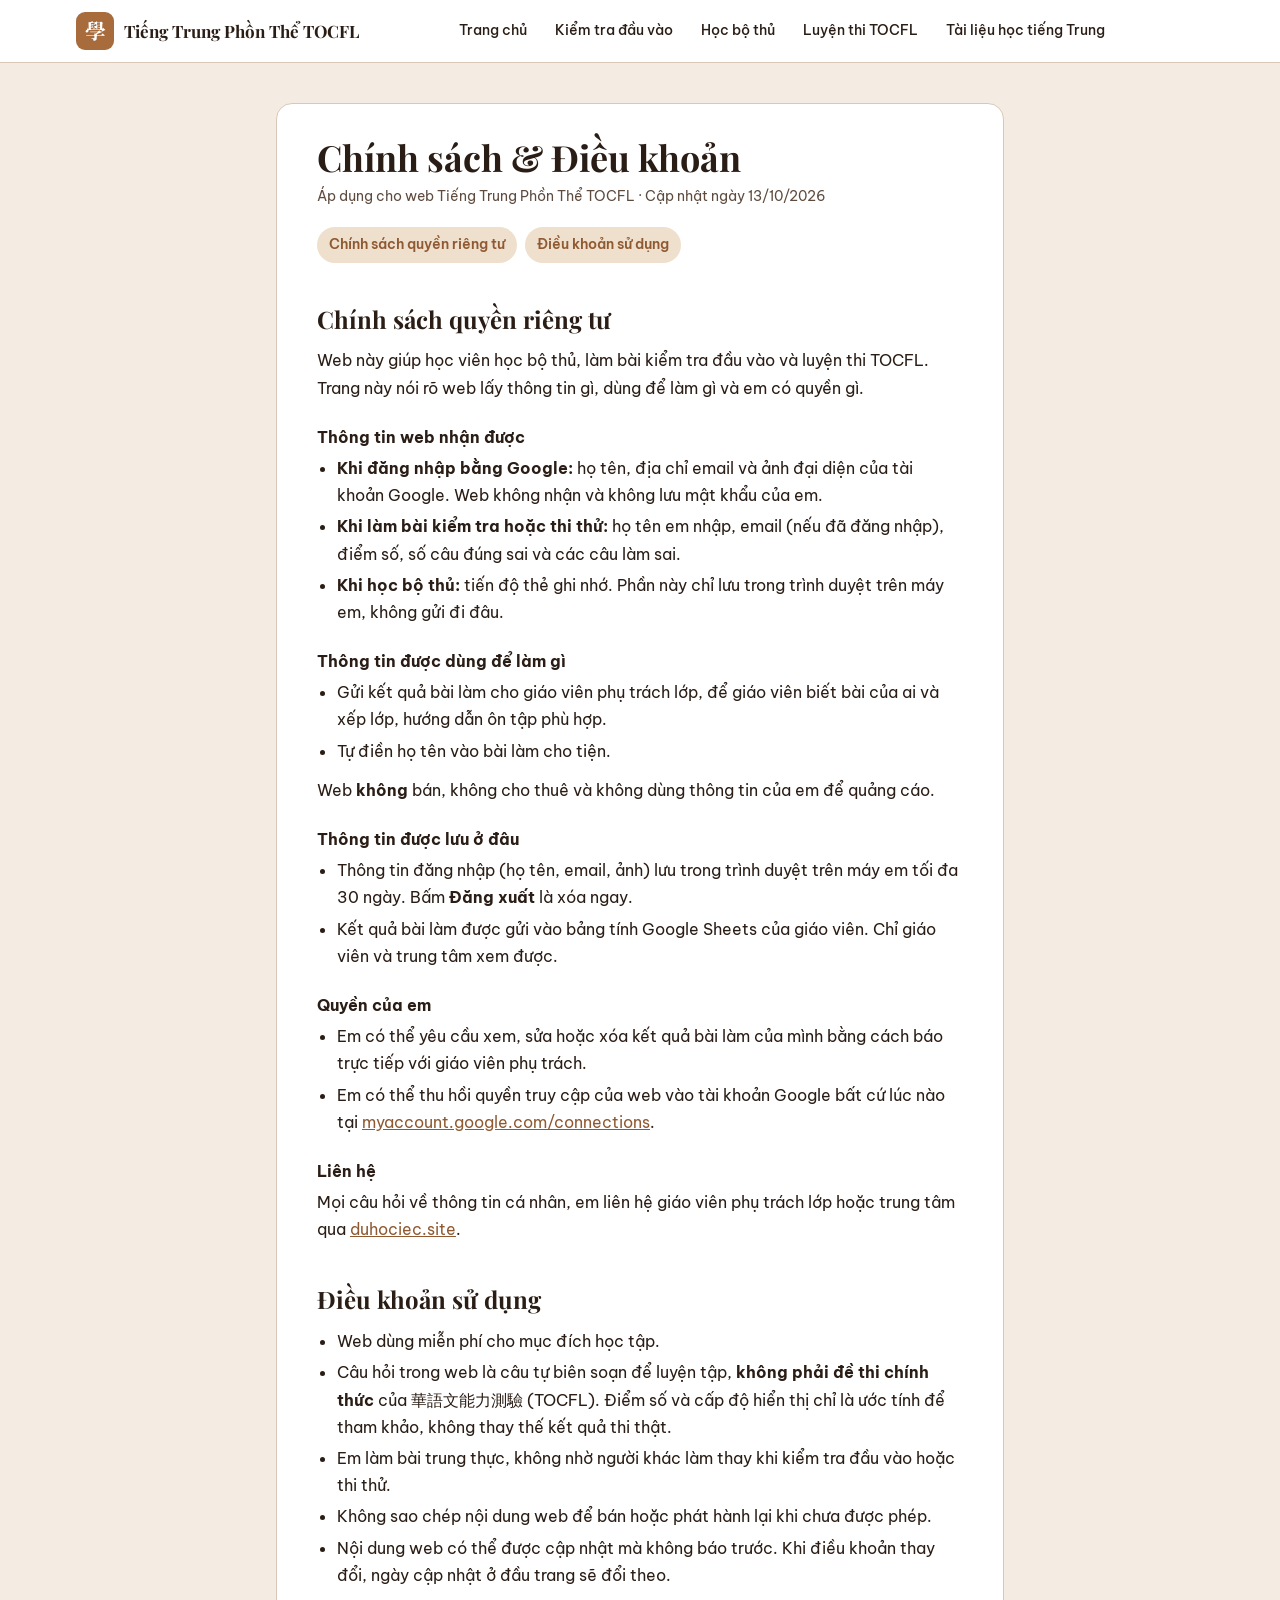
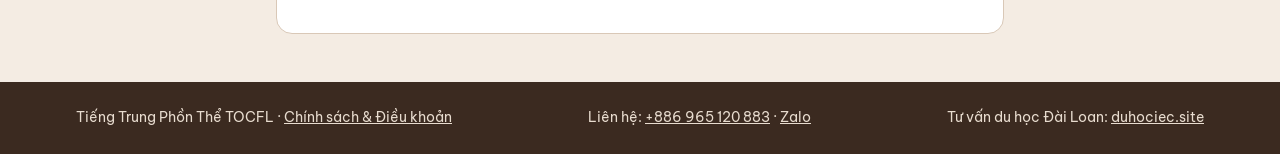
<file: chinh-sach/index.html>
<!doctype html>
<html lang="vi">
<head>
<meta charset="utf-8">
<meta name="viewport" content="width=device-width,initial-scale=1,viewport-fit=cover">
<title>Chính sách & Điều khoản</title>
<meta name="description" content="Chính sách quyền riêng tư và điều khoản sử dụng của web Tiếng Trung Phồn Thể TOCFL.">
<link rel="stylesheet" href="../assets/site.css">
<style>
/* Trang văn bản: một cột đọc ~68 ký tự, mục lục ngắn ở đầu. */
*{box-sizing:border-box}
body{margin:0;background:var(--bg);color:var(--ink);font-family:var(--f-ui);font-size:16px;line-height:1.7}
.doc{max-width:760px;margin:0 auto;padding-inline:16px;padding-block:40px 0}
.paper{background:var(--surface);border:1px solid var(--line);border-radius:16px;padding:32px clamp(18px,4vw,40px)}
h1{margin:0 0 6px;font-family:var(--f-display);font-size:clamp(28px,4vw,36px);line-height:1.2;text-wrap:balance}
h2{margin:36px 0 8px;font-family:var(--f-display);font-size:24px;scroll-margin-top:16px}
h3{margin:22px 0 4px;font-size:16px}
p,ul{margin:0 0 12px;max-width:68ch}
ul{padding-left:20px}
li{margin-bottom:4px}
.meta{color:var(--muted);font-size:14px;margin-bottom:18px}
.toc{display:flex;flex-wrap:wrap;gap:8px}
.toc a{font-size:14px;font-weight:600;padding:6px 12px;border-radius:999px;background:var(--accent-soft);color:var(--accent);text-decoration:none}
a{color:var(--accent)}
a:focus-visible{outline:2px solid var(--brand);outline-offset:2px}
</style>
</head>
<body>
<main class="doc">
  <article class="paper">
    <h1>Chính sách &amp; Điều khoản</h1>
    <p class="meta">Áp dụng cho web Tiếng Trung Phồn Thể TOCFL · Cập nhật ngày 13/10/2026</p>
    <nav class="toc" aria-label="Mục lục">
      <a href="#quyen-rieng-tu">Chính sách quyền riêng tư</a>
      <a href="#dieu-khoan">Điều khoản sử dụng</a>
    </nav>

    <h2 id="quyen-rieng-tu">Chính sách quyền riêng tư</h2>
    <p>Web này giúp học viên học bộ thủ, làm bài kiểm tra đầu vào và luyện thi TOCFL. Trang này nói rõ web lấy thông tin gì, dùng để làm gì và em có quyền gì.</p>

    <h3>Thông tin web nhận được</h3>
    <ul>
      <li><b>Khi đăng nhập bằng Google:</b> họ tên, địa chỉ email và ảnh đại diện của tài khoản Google. Web không nhận và không lưu mật khẩu của em.</li>
      <li><b>Khi làm bài kiểm tra hoặc thi thử:</b> họ tên em nhập, email (nếu đã đăng nhập), điểm số, số câu đúng sai và các câu làm sai.</li>
      <li><b>Khi học bộ thủ:</b> tiến độ thẻ ghi nhớ. Phần này chỉ lưu trong trình duyệt trên máy em, không gửi đi đâu.</li>
    </ul>

    <h3>Thông tin được dùng để làm gì</h3>
    <ul>
      <li>Gửi kết quả bài làm cho giáo viên phụ trách lớp, để giáo viên biết bài của ai và xếp lớp, hướng dẫn ôn tập phù hợp.</li>
      <li>Tự điền họ tên vào bài làm cho tiện.</li>
    </ul>
    <p>Web <b>không</b> bán, không cho thuê và không dùng thông tin của em để quảng cáo.</p>

    <h3>Thông tin được lưu ở đâu</h3>
    <ul>
      <li>Thông tin đăng nhập (họ tên, email, ảnh) lưu trong trình duyệt trên máy em tối đa 30 ngày. Bấm <b>Đăng xuất</b> là xóa ngay.</li>
      <li>Kết quả bài làm được gửi vào bảng tính Google Sheets của giáo viên. Chỉ giáo viên và trung tâm xem được.</li>
    </ul>

    <h3>Quyền của em</h3>
    <ul>
      <li>Em có thể yêu cầu xem, sửa hoặc xóa kết quả bài làm của mình bằng cách báo trực tiếp với giáo viên phụ trách.</li>
      <li>Em có thể thu hồi quyền truy cập của web vào tài khoản Google bất cứ lúc nào tại <a href="https://myaccount.google.com/connections" target="_blank" rel="noopener">myaccount.google.com/connections</a>.</li>
    </ul>

    <h3>Liên hệ</h3>
    <p>Mọi câu hỏi về thông tin cá nhân, em liên hệ giáo viên phụ trách lớp hoặc trung tâm qua <a href="https://www.duhociec.site/" target="_blank" rel="noopener">duhociec.site</a>.</p>

    <h2 id="dieu-khoan">Điều khoản sử dụng</h2>
    <ul>
      <li>Web dùng miễn phí cho mục đích học tập.</li>
      <li>Câu hỏi trong web là câu tự biên soạn để luyện tập, <b>không phải đề thi chính thức</b> của 華語文能力測驗 (TOCFL). Điểm số và cấp độ hiển thị chỉ là ước tính để tham khảo, không thay thế kết quả thi thật.</li>
      <li>Em làm bài trung thực, không nhờ người khác làm thay khi kiểm tra đầu vào hoặc thi thử.</li>
      <li>Không sao chép nội dung web để bán hoặc phát hành lại khi chưa được phép.</li>
      <li>Nội dung web có thể được cập nhật mà không báo trước. Khi điều khoản thay đổi, ngày cập nhật ở đầu trang sẽ đổi theo.</li>
    </ul>
  </article>
</main>
<script src="../assets/site.js" data-page=""></script>
</body>
</html>
</file>
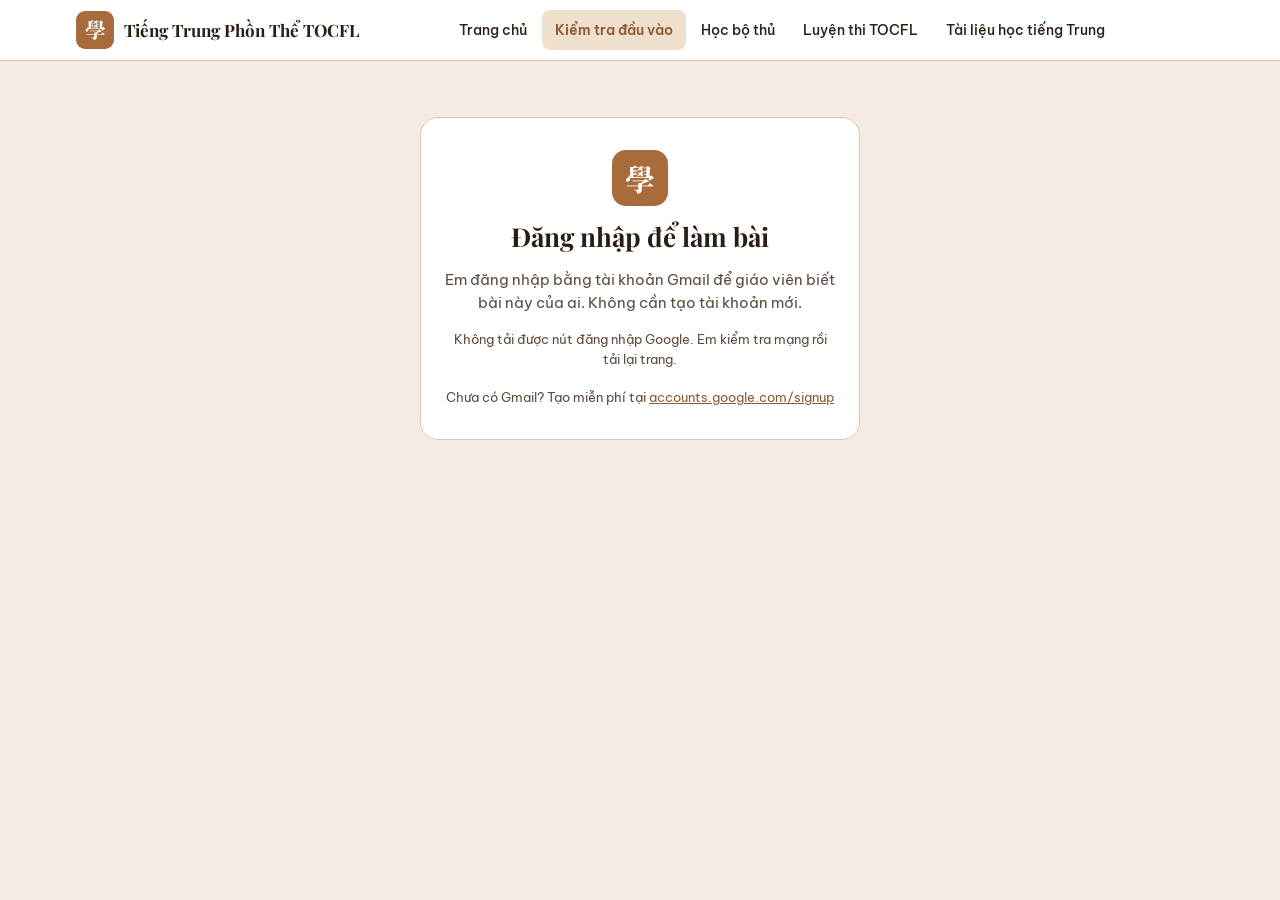
<file: kiem-tra/index.html>
<!doctype html>
<html lang="vi">
<head>
<meta charset="utf-8">
<meta name="viewport" content="width=device-width,initial-scale=1,viewport-fit=cover">
<title>Mini-CAT 當代中文 L1–5</title>
<link rel="stylesheet" href="../assets/site.css">
<style>
/* Layout: one narrow exam column; header strip carries section, step counter and 90-min clock; level meter is the one visual signature */
*{box-sizing:border-box}
body{background:var(--bg);color:var(--ink);font-family:var(--f-ui);font-size:15px;line-height:1.6}
.wrap{max-width:680px;margin:0 auto;padding-inline:16px;padding-block:20px 48px;display:flex;flex-direction:column;gap:16px}
.bar{display:flex;align-items:center;justify-content:space-between;gap:12px;flex-wrap:wrap}
.brand{font-weight:700;letter-spacing:.02em}
.brand small{display:block;font-weight:500;color:var(--muted);font-size:12px;letter-spacing:.06em;text-transform:uppercase}
.hud{display:flex;gap:12px;align-items:center}
.step{font-family:var(--f-num);font-size:13px;color:var(--muted)}
.clock{font-family:var(--f-num);font-weight:600;font-size:15px;font-variant-numeric:tabular-nums;padding:3px 10px;border-radius:6px;background:var(--accent-soft);color:var(--accent)}
.clock.warn{background:var(--bad-soft);color:var(--bad)}
.card{background:var(--surface);border:1px solid var(--line);border-radius:10px;padding:20px;display:flex;flex-direction:column;gap:14px;min-width:0}
h1,h2{margin:0;text-wrap:balance;line-height:1.3}
h1{font-size:24px} h2{font-size:18px}
p{margin:0}
.muted{color:var(--muted)}
.label{font-size:12px;font-weight:600;letter-spacing:.08em;text-transform:uppercase;color:var(--muted)}
.lessons{display:grid;grid-template-columns:repeat(auto-fit,minmax(170px,1fr));gap:6px 14px;font-size:14px}
.lessons span{font-family:var(--f-zh)}
.lessons b{font-family:var(--f-num);font-weight:500;color:var(--accent);margin-right:6px}
ul.rules{margin:0;padding-left:20px;display:flex;flex-direction:column;gap:4px}
input[type=text]{font:inherit;padding:10px 12px;border:1px solid var(--line);border-radius:8px;background:var(--bg);color:var(--ink);width:100%}
button{font:inherit;cursor:pointer;border-radius:8px;border:1px solid transparent;padding:11px 18px;font-weight:600}
button:focus-visible,.opt:focus-visible{outline:2px solid var(--accent);outline-offset:2px}
.primary{background:var(--accent);color:var(--surface)}
.primary:disabled{opacity:.4;cursor:not-allowed}
.ghost{background:transparent;border-color:var(--line);color:var(--ink)}
.row{display:flex;gap:10px;flex-wrap:wrap;align-items:center}
.meter{display:flex;align-items:center;gap:10px;font-size:13px;color:var(--muted)}
.steps{display:flex;align-items:flex-end;gap:3px}
.steps i{display:block;width:14px;border-radius:2px;background:var(--line)}
.steps i:nth-child(1){height:8px}.steps i:nth-child(2){height:14px}.steps i:nth-child(3){height:20px}
.steps i.on{background:var(--gold)}
.passage{font-family:var(--f-zh);font-size:19px;line-height:1.9;background:var(--bg);border-radius:8px;padding:14px 16px}
.figure{display:flex;justify-content:center;background:var(--bg);border-radius:8px;padding:10px}
.figure svg{width:220px;max-width:100%;height:auto}
.q{font-family:var(--f-zh);font-size:19px;font-weight:700}
.q.qv{font-family:var(--f-ui);font-size:16px;font-weight:600}
.cast{font-size:13px;color:var(--muted);margin:0}.cast .zht{font-family:var(--f-zh);color:var(--ink)}
.opts{display:flex;flex-direction:column;gap:8px}
.opts.pics{display:grid;grid-template-columns:repeat(3,minmax(0,1fr))}
.opt{display:flex;gap:12px;align-items:center;text-align:left;background:var(--surface);border:1px solid var(--line);color:var(--ink);font-family:var(--f-zh);font-size:18px;font-weight:500;padding:12px 14px;min-width:0}
.opts.pics .opt{flex-direction:column;gap:6px;padding:10px 6px}
.opts.pics .opt svg{width:100%;max-width:120px;height:auto}
.opt .k{font-family:var(--f-num);font-size:13px;width:26px;height:26px;border-radius:50%;border:1px solid var(--line);display:grid;place-items:center;flex:none;color:var(--muted)}
.opt[aria-pressed=true]{border-color:var(--accent);background:var(--accent-soft)}
.opt[aria-pressed=true] .k{background:var(--accent);border-color:var(--accent);color:var(--surface)}
/* pictograms */
.pic *{fill:none;stroke:var(--ink);stroke-width:2.2;stroke-linecap:round;stroke-linejoin:round}
.pic .f{fill:var(--accent-soft)} .pic .a{fill:var(--accent)} .pic .g{fill:var(--gold)} .pic .r{fill:var(--bad)} .pic .w{fill:var(--surface)}
.pic text{fill:var(--ink);stroke:none;font:600 13px var(--f-num)}
.play{display:flex;align-items:center;gap:12px;flex-wrap:wrap}
.notice{font-size:13px;background:var(--bad-soft);color:var(--ink);border-radius:8px;padding:10px 12px}
.transcript{font-family:var(--f-zh);font-size:17px;line-height:1.8;border-left:3px solid var(--line);padding-left:12px}
.stats{display:grid;grid-template-columns:repeat(auto-fit,minmax(240px,1fr));gap:12px}
.big{font-family:var(--f-num);font-size:30px;font-weight:500;font-variant-numeric:tabular-nums}
.pill{display:inline-block;font-size:12px;font-weight:600;padding:2px 10px;border-radius:99px;background:var(--accent-soft);color:var(--accent)}
svg.trace{width:100%;height:auto;max-width:100%}
.trace .grid{stroke:var(--line);stroke-width:1}
.trace .path{fill:none;stroke:var(--accent);stroke-width:2}
.trace .dot-ok{fill:var(--ok)} .trace .dot-bad{fill:var(--surface);stroke:var(--bad);stroke-width:2}
.trace text{fill:var(--muted);font-family:var(--f-num);font-size:10px}
.tbl{overflow-x:auto}
table{border-collapse:collapse;width:100%;font-size:14px;font-variant-numeric:tabular-nums}
th,td{text-align:left;padding:8px 6px;border-bottom:1px solid var(--line)}
th{font-size:12px;color:var(--muted);font-weight:600;letter-spacing:.05em;text-transform:uppercase}
td.zht{font-family:var(--f-zh)}
.barcell{display:flex;align-items:center;gap:8px}
.hbar{flex:1;height:6px;background:var(--line);border-radius:3px;min-width:60px;overflow:hidden}
.hbar span{display:block;height:100%;background:var(--accent)}
details{border-top:1px solid var(--line);padding-top:10px}
summary{cursor:pointer;font-weight:600}
.rev{display:flex;flex-direction:column;gap:10px;margin-top:10px}
.rev>div{font-size:14px;padding:10px 12px;border-radius:8px;background:var(--bg)}
.rev .zhs{font-family:var(--f-zh);font-size:16px}
.tag-ok{color:var(--ok);font-weight:600}.tag-bad{color:var(--bad);font-weight:600}
@media (prefers-reduced-motion:no-preference){.card{animation:in .25s ease-out}@keyframes in{from{transform:translateY(4px)}to{transform:none}}}
</style>
<style>body{margin:0}img{max-width:100%}[hidden]{display:none!important}</style>
</head>
<body>

<div class="wrap">
  <div class="bar">
    <div class="brand">Mini-CAT · 當代中文 L1–5<small>Bài kiểm tra thích ứng Nghe + Đọc</small></div>
    <div class="hud"><span class="step" id="step"></span><span class="clock" id="clock" hidden></span></div>
  </div>
  <main id="app"></main>
</div>

<script>
const LESSONS={1:"歡迎你來臺灣",2:"我的家人",3:"週末做什麼",4:"多少錢",5:"牛肉麵真好吃"};
const LEVELS={1:"Mức 1 · Nhận diện từ",2:"Mức 2 · Hiểu câu",3:"Mức 3 · Hiểu hội thoại/đoạn văn"};
/* ---------- chấm điểm (thang 100 = Nghe 50 + Đọc 50) ----------
   Ước lượng năng lực θ theo mô hình IRT (Rasch) với độ khó câu b = 1, 2, 3:
   P(đúng) = 1/(1+e^(-1.7(θ-b))). Tìm θ khớp nhất với chuỗi đúng/sai (có kéo nhẹ về 2 để ổn định),
   rồi đổi θ 0.5 → 0 điểm, θ 3.5 → 50 điểm. Câu khó làm đúng được tính nhiều hơn câu dễ. */
function theta(h){if(!h.length)return null;let best=2,bl=-1e9;
  for(let t=0;t<=4.0001;t+=0.05){let l=-((t-2)**2)/2;
    for(const x of h){const p=1/(1+Math.exp(-1.7*(t-x.item.lv)));l+=Math.log(x.ok?p:1-p)}
    if(l>bl){bl=l;best=t}}return best}
const secPoints=h=>{const t=theta(h);return t===null?0:Math.round(Math.min(1,Math.max(0,(t-.5)/3))*50)};
const secLevel=h=>{const t=theta(h);return t===null?"Chưa làm":LEVELS[t<1.5?1:t<2.5?2:3]};
const GRADES=[[80,"Giỏi","Vững L1–5, học tiếp từ L6"],[65,"Khá","Ôn nhanh các bài yếu rồi học tiếp L6"],
  [50,"Trung bình","Ôn lại L1–5, tập trung các bài yếu"],[0,"Yếu","Học lại từ L1"]];
const grade=p=>GRADES.find(g=>p>=g[0]);
const LEN={L:20,R:20};          // số câu mỗi phần
const MINUTES=50;              // thời gian làm bài
const SHEET_URL="https://script.google.com/macros/s/AKfycbwfds7-FgNisDb-te3SpLgdC5Kyrav8_hgrdG586-lYwn6qZK7fKOhsjFBbmvFPc8PdQQ/exec";            // link /exec của Google Apps Script (để trống = không gửi)
const ZN=["","一","兩","三","四","五"];

/* ---------- pictograms (vẽ tay bằng SVG, không dùng ảnh có bản quyền) ---------- */
const mug=(x,y)=>`<path class="f" d="M${x} ${y}h28v24a8 8 0 0 1-8 8h-12a8 8 0 0 1-8-8z"/><path d="M${x+28} ${y+6}a7 7 0 0 1 0 14"/><path d="M${x+9} ${y-5}q-4-5 0-10M${x+19} ${y-5}q-4-5 0-10"/>`;
const bowl=cx=>`<path class="f" d="M${cx-22} 46h44a22 22 0 0 1-44 0z"/><path d="M${cx-8} 72h16"/><path d="M${cx-15} 44q4-8 8 0q4-8 8 0q4-8 8 0"/><path d="M${cx+2} 42l18-26M${cx+8} 44l18-24"/>`;
const fig=(x,h)=>{const t=82-h;return `<circle class="f" cx="${x}" cy="${t}" r="6"/><path d="M${x} ${t+6}V68M${x} ${t+13}l-8 8M${x} ${t+13}l8 8M${x} 68l-6 14M${x} 68l6 14"/>`};
const phoneAt=x=>`<rect class="f" x="${x}" y="12" width="32" height="66" rx="6"/><rect class="w" x="${x+5}" y="20" width="22" height="44" rx="2"/><circle class="a" cx="${x+16}" cy="71" r="2.5"/>`;
const DRAW={
  coffee:n=>{n=+n||1;const s=60-n*22+6;return Array.from({length:n},(_,i)=>mug(s+i*44,38)).join("")},
  bun:n=>{n=+n||1;const s=60-(n-1)*24;return Array.from({length:n},(_,i)=>{const x=s+i*48;return `<path class="w" d="M${x-24} 64q0-32 24-32q24 0 24 32z"/><path d="M${x-8} 40q8 6 16 0M${x} 33v8"/><path d="M${x-30} 64h60"/>`}).join("")},
  tea:()=>`<ellipse class="f" cx="58" cy="56" rx="26" ry="19"/><path d="M33 52q-14-2-16-16"/><path d="M83 46q14 0 12 16q-2 10-12 10"/><path class="f" d="M46 38q12-10 24 0z"/><circle class="a" cx="58" cy="30" r="3"/>`,
  noodle:n=>{n=+n||1;const s=60-(n-1)*26;return Array.from({length:n},(_,i)=>bowl(s+i*52)).join("")},
  spicy:()=>bowl(46)+`<path class="r" d="M92 28q12 2 8 20q-4 14-14 20q6-14 2-38z"/><path d="M94 28q2-7 7-9"/>`,
  bball:()=>`<circle class="g" cx="60" cy="45" r="28"/><path d="M60 17v56M32 45h56M41 25q14 20 0 40M79 25q-14 20 0 40"/>`,
  tennis:()=>`<ellipse class="f" cx="50" cy="36" rx="17" ry="23" transform="rotate(-25 50 36)"/><path d="M60 57l14 24M43 20l12 30M36 34l26-10"/><circle class="g" cx="90" cy="30" r="8"/><path d="M83 26q7 4 14 0"/>`,
  swim:()=>`<path d="M10 58q10-8 20 0t20 0t20 0t20 0t20 0"/><path d="M10 74q10-8 20 0t20 0t20 0t20 0t20 0"/><circle class="f" cx="50" cy="44" r="8"/><path d="M60 44q16-18 30-4"/>`,
  movie:()=>`<rect class="f" x="26" y="40" width="68" height="38" rx="3"/><path class="a" d="M26 40l62-18l3 11l-62 18z"/><path d="M42 36l-2-7M58 31l-2-7M74 27l-2-7"/><path d="M50 52l14 8l-14 8z"/>`,
  music:()=>`<path d="M34 58v-10a26 26 0 0 1 52 0v10"/><rect class="a" x="26" y="52" width="14" height="22" rx="5"/><rect class="a" x="80" y="52" width="14" height="22" rx="5"/>`,
  phone:()=>phoneAt(44),
  family:n=>{n=+n||4;const hs=[50,46,36,32,28];return Array.from({length:n},(_,i)=>fig(10+(i+.5)*100/n,hs[i])).join("")},
  tag:t=>`<path class="g" d="M14 30h66l22 15l-22 15h-66z"/><circle class="w" cx="88" cy="45" r="3"/><text x="47" y="50" text-anchor="middle">${t}</text>`,
  phonetag:t=>phoneAt(8)+`<path class="g" d="M46 34h52l16 12l-16 12h-52z"/><text x="74" y="51" text-anchor="middle">${t}</text>`,
};
const ALT={coffee:n=>`${ZN[+n||1]}杯熱咖啡`,bun:n=>`${ZN[+n||1]}個包子`,tea:()=>"茶",noodle:n=>`${ZN[+n||1]}碗牛肉麵`,spicy:()=>"很辣的牛肉麵",
  bball:()=>"打籃球",tennis:()=>"打網球",swim:()=>"游泳",movie:()=>"看電影",music:()=>"聽音樂",phone:()=>"手機",
  family:n=>`${ZN[+n]}個人的家`,tag:t=>`${t}`,phonetag:t=>`手機 ${t}`};
const split=s=>{const i=s.indexOf(":");return i<0?[s,""]:[s.slice(0,i),s.slice(i+1)]};
const pic=(s,lbl)=>{const[n,a]=split(s);return `<svg class="pic" viewBox="0 0 120 90" role="img" aria-label="${lbl||"Hình"}">${DRAW[n](a)}</svg>`};
const alt=s=>{const[n,a]=split(s);return ALT[n](a)};

/* ---------- ngân hàng câu hỏi ----------
   CHỈ dùng từ vựng 當代中文課程 第一冊 L1–L5. Lời hướng dẫn viết bằng tiếng Việt (vì 選、圖、句子、回答、最… chưa học).
   s: L nghe / R đọc · les: bài · lv: độ khó 1–3 · a: lời đọc [nhân vật, câu] · t: đoạn văn
   img: hình kèm câu hỏi · po: đáp án là hình · o: đáp án (phương án đúng luôn đặt đầu, khi hiển thị sẽ xáo) · g: nhóm cùng đoạn văn */
const Q_REPLY="Câu đáp nào phù hợp nhất?",Q_PICK="Nghe và chọn hình đúng.",Q_IMG="Nhìn hình, chọn câu đúng.",
      Q_FILL="Chọn từ phù hợp điền vào chỗ trống.",Q_GRAM="Câu nào đúng ngữ pháp?",Q_TRUE="Câu nào đúng với nội dung?";
const BANK=[
// ===== NGHE · mức 1
{s:"L",les:1,lv:1,a:[["","我是日本人。"]],q:"他是哪國人？",o:["日本人","美國人","臺灣人"]},
{s:"L",les:1,lv:1,a:[["","我要喝咖啡。"]],q:"他要喝什麼？",o:["咖啡","茶","牛肉湯"]},
{s:"L",les:2,lv:1,a:[["","我有兩個哥哥。"]],q:"他有幾個哥哥？",o:["兩個","一個","三個"]},
{s:"L",les:2,lv:1,a:[["","這是我媽媽。"]],q:"這是誰？",o:["他媽媽","他爸爸","他姐姐"]},
{s:"L",les:3,lv:1,a:[["","我週末常打籃球。"]],q:"他週末常做什麼？",o:["打籃球","打網球","游泳"]},
{s:"L",les:3,lv:1,a:[["","我喜歡看電影。"]],q:"他喜歡做什麼？",o:["看電影","聽音樂","打網球"]},
{s:"L",les:4,lv:1,a:[["","這支手機八千塊。"]],q:"手機多少錢？",o:["八千塊","八百塊","一千八百塊"]},
{s:"L",les:4,lv:1,a:[["","我要一杯熱咖啡。"]],q:"他要什麼？",o:["熱咖啡","熱茶","包子"]},
{s:"L",les:5,lv:1,a:[["","牛肉麵很好吃。"]],q:"什麼很好吃？",o:["牛肉麵","包子","越南菜"]},
{s:"L",les:5,lv:1,a:[["","我很喜歡吃臺灣的牛肉麵。"]],q:"他喜歡吃什麼？",o:["牛肉麵","包子","越南菜"]},
// NGHE · mức 1 · chọn hình
{s:"L",les:1,lv:1,po:1,a:[["","我喜歡喝茶。"]],q:Q_PICK,o:["tea","coffee:1","noodle:1"]},
{s:"L",les:4,lv:1,po:1,a:[["","老闆，我要一個包子。"]],q:Q_PICK,o:["bun:1","coffee:1","tea"]},
{s:"L",les:3,lv:1,po:1,a:[["","我週末常去游泳。"]],q:Q_PICK,o:["swim","bball","tennis"]},
{s:"L",les:3,lv:1,po:1,a:[["","我哥哥喜歡打網球。"]],q:Q_PICK,o:["tennis","bball","swim"]},
{s:"L",les:3,lv:1,po:1,a:[["","明天我們一起去看電影。"]],q:Q_PICK,o:["movie","music","phone"]},
{s:"L",les:3,lv:1,po:1,a:[["","我姐姐喜歡聽音樂。"]],q:Q_PICK,o:["music","movie","tennis"]},
{s:"L",les:4,lv:1,po:1,a:[["","我想買一支新手機。"]],q:Q_PICK,o:["phone","coffee:1","movie"]},
{s:"L",les:5,lv:1,po:1,a:[["","老闆，我要一碗牛肉麵。"]],q:Q_PICK,o:["noodle:1","noodle:2","coffee:1"]},
// ===== NGHE · mức 2 (chọn câu đáp)
{s:"L",les:1,lv:2,a:[["","你叫什麼名字？"]],q:Q_REPLY,o:["我叫李明華。","我是美國人。","我喜歡喝茶。"]},
{s:"L",les:1,lv:2,a:[["","你是哪國人？"]],q:Q_REPLY,o:["我是日本人。","我姓王。","我不喝咖啡。"]},
{s:"L",les:1,lv:2,a:[["","你喝不喝咖啡？"]],q:Q_REPLY,o:["我不喝，謝謝。","我不是咖啡。","咖啡是美國人。"]},
{s:"L",les:2,lv:2,a:[["","你家有幾個人？"]],q:Q_REPLY,o:["我家有五個人。","這是我家。","我有照片。"]},
{s:"L",les:2,lv:2,a:[["","這個人是誰？"]],q:Q_REPLY,o:["是我哥哥。","這是我的照片。","照片很好看。"]},
{s:"L",les:2,lv:2,a:[["","你有哥哥嗎？"]],q:Q_REPLY,o:["有，我有一個哥哥。","是，我是哥哥。","哥哥很好看嗎？"]},
{s:"L",les:3,lv:2,a:[["","你週末想做什麼？"]],q:Q_REPLY,o:["我想去看電影。","我是老師。","電影很好看嗎？"]},
{s:"L",les:3,lv:2,a:[["","明天晚上我們一起去打網球，好不好？"]],q:Q_REPLY,o:["好啊，我也想去。","我不是網球。","我有一個網球老師。"]},
{s:"L",les:3,lv:2,a:[["","你喜歡什麼運動？"]],q:Q_REPLY,o:["我喜歡打籃球。","我喜歡喝咖啡。","運動很好看。"]},
{s:"L",les:4,lv:2,a:[["","請問這杯咖啡多少錢？"]],q:Q_REPLY,o:["六十五塊。","我要熱的。","很好喝。"]},
{s:"L",les:4,lv:2,a:[["","你要大杯的還是小杯的？"]],q:Q_REPLY,o:["大杯的，謝謝。","我要買手機。","一共一百塊。"]},
{s:"L",les:4,lv:2,a:[["","你要買幾杯？"]],q:Q_REPLY,o:["三杯。","三個人。","很便宜。"]},
{s:"L",les:5,lv:2,a:[["","這家店的牛肉麵怎麼樣？"]],q:Q_REPLY,o:["很好吃，可是有一點辣。","一碗牛肉麵。","我很喜歡喝。"]},
{s:"L",les:5,lv:2,a:[["","你想吃什麼？"]],q:Q_REPLY,o:["我想吃牛肉麵。","我很喜歡喝。","我不想喝茶。"]},
{s:"L",les:5,lv:2,a:[["","這碗牛肉麵辣不辣？"]],q:Q_REPLY,o:["有一點辣。","很好喝。","一百塊。"]},
// NGHE · mức 2 · chọn hình (cần nghe số)
{s:"L",les:2,lv:2,po:1,a:[["","我家有五個人：爸爸、媽媽、哥哥、妹妹和我。"]],q:Q_PICK,o:["family:5","family:4","family:3"]},
{s:"L",les:4,lv:2,po:1,a:[["","一杯咖啡五十塊。"]],q:Q_PICK,o:["tag:$50","tag:$15","tag:$500"]},
{s:"L",les:5,lv:2,po:1,a:[["","老闆，我們要兩碗牛肉麵。"]],q:Q_PICK,o:["noodle:2","noodle:1","coffee:2"]},
// ===== NGHE · mức 3 (hội thoại / tự giới thiệu) · tên nhân vật đều là tên trong sách
{s:"L",les:1,lv:3,a:[["開文","你好，我姓王，叫王開文。你呢？"],["月美","我叫陳月美。王先生，你是哪國人？"],["開文","我是美國人。"]],q:"王先生是哪國人？",o:["美國人","日本人","臺灣人"]},
{s:"L",les:1,lv:3,a:[["明華","開文，你要喝茶還是喝咖啡？"],["開文","我不喜歡喝咖啡，我要喝茶。"]],q:"開文要喝什麼？",o:["茶","咖啡","都不喝"]},
{s:"L",les:1,lv:3,a:[["明華","你好，我是李明華。你叫什麼名字？"],["秋香","我叫阮秋香，我是越南人。"],["明華","越南人？我很喜歡越南咖啡！"]],q:"明華喜歡什麼？",o:["越南咖啡","臺灣的茶","牛肉麵"]},
{s:"L",les:2,lv:3,a:[["怡君","安同，這是你家人的照片嗎？"],["安同","是的。這是我爸爸、媽媽，這是我姐姐。我沒有哥哥。"]],q:Q_TRUE,o:["安同有姐姐","安同有哥哥","安同沒有姐姐"]},
{s:"L",les:2,lv:3,a:[["怡君","田中，你有沒有兄弟姐妹？"],["田中","我有一個哥哥和兩個妹妹。"]],q:"田中有幾個兄弟姐妹？",o:["三個","四個","兩個"]},
{s:"L",les:2,lv:3,a:[["怡君","我叫張怡君。我家有爸爸、媽媽、一個姐姐和我。我姐姐很喜歡喝咖啡，我喜歡喝茶。"]],q:"怡君喜歡喝什麼？",o:["茶","咖啡","都喜歡"]},
{s:"L",les:3,lv:3,a:[["如玉","安同，週末你常做什麼？"],["安同","我常去打籃球，可是這個週末我想去看電影。"]],q:"這個週末，安同想做什麼？",o:["看電影","打籃球","打網球"]},
{s:"L",les:3,lv:3,a:[["安同","如玉，我們明天去游泳，好嗎？"],["如玉","我不喜歡游泳，我們去打網球，怎麼樣？"],["安同","好啊。"]],q:"他們明天要做什麼？",o:["打網球","游泳","看電影"]},
{s:"L",les:3,lv:3,a:[["開文","你們好，我叫王開文，我是美國人。我喜歡打籃球，也喜歡看電影，可是我不喜歡游泳。"]],q:"開文不喜歡什麼？",o:["游泳","打籃球","看電影"]},
{s:"L",les:3,lv:3,a:[["田中","月美，你喜歡什麼運動？"],["月美","我喜歡游泳，也喜歡打網球，可是我不喜歡打籃球。"]],q:"月美不喜歡什麼？",o:["打籃球","游泳","打網球"]},
{s:"L",les:4,lv:3,a:[["安同","老闆，請問這支手機多少錢？"],["老闆","一萬兩千塊。"],["安同","太貴了。那支舊的呢？"],["老闆","那支八千塊。"]],q:"舊的手機多少錢？",o:["八千塊","一萬兩千塊","兩千塊"]},
{s:"L",les:4,lv:3,a:[["月美","老闆，我要兩杯熱咖啡。"],["老闆","一杯六十塊，一共一百二十塊。"]],q:"月美一共要多少錢？",o:["一百二十塊","六十塊","一百六十塊"]},
{s:"L",les:4,lv:3,a:[["怡君","安同，你的手機很好看，多少錢？"],["安同","不貴，九千塊。"],["怡君","真便宜！我的手機兩萬塊。"]],q:"怡君的手機多少錢？",o:["兩萬塊","九千塊","一萬九千塊"]},
{s:"L",les:5,lv:3,a:[["明華","如玉，這家的牛肉麵很有名，我們吃這個，好不好？"],["如玉","好啊，可是我不喜歡吃辣的。"]],q:"如玉不喜歡什麼？",o:["辣的","牛肉麵","這家店"]},
{s:"L",les:5,lv:3,a:[["月美","明華，我想吃兩碗牛肉麵。"],["明華","兩碗？太多了吧！"]],q:"明華覺得怎麼樣？",o:["月美吃太多","牛肉麵不好吃","牛肉麵太辣"]},
{s:"L",les:5,lv:3,a:[["月美","老闆，一碗牛肉麵多少錢？"],["老闆","大碗一百五十塊，小碗一百塊。"],["月美","我要一碗小的。"]],q:"月美的牛肉麵多少錢？",o:["一百塊","一百五十塊","兩百五十塊"]},
// ===== ĐỌC · mức 1 (điền từ)
{s:"R",les:1,lv:1,t:"我＿＿李，叫李明華。",q:Q_FILL,o:["姓","是","要"]},
{s:"R",les:1,lv:1,t:"你喜歡＿＿咖啡嗎？",q:Q_FILL,o:["喝","吃","看"]},
{s:"R",les:2,lv:1,t:"我家有五＿＿人。",q:Q_FILL,o:["個","杯","塊"]},
{s:"R",les:2,lv:1,t:"這是我＿＿照片。",q:Q_FILL,o:["的","嗎","呢"]},
{s:"R",les:3,lv:1,t:"我週末喜歡＿＿網球。",q:Q_FILL,o:["打","看","喝"]},
{s:"R",les:3,lv:1,t:"你＿＿去看電影嗎？",q:Q_FILL,o:["想","很","都"]},
{s:"R",les:4,lv:1,t:"請問這杯茶多少＿＿？",q:Q_FILL,o:["錢","個","人"]},
{s:"R",les:4,lv:1,t:"這支手機很＿＿，我不買。",q:Q_FILL,o:["貴","好吃","好喝"]},
{s:"R",les:5,lv:1,t:"這碗牛肉麵很好＿＿。",q:Q_FILL,o:["吃","喝","看"]},
{s:"R",les:5,lv:1,t:"這家店的牛肉麵很＿＿名。",q:Q_FILL,o:["有","是","很"]},
// ĐỌC · mức 1 · nhìn hình chọn câu
{s:"R",les:1,lv:1,img:"tea",q:Q_IMG,o:["我喜歡喝茶。","我喜歡喝咖啡。","我喜歡吃牛肉麵。"]},
{s:"R",les:3,lv:1,img:"bball",q:Q_IMG,o:["他喜歡打籃球。","他喜歡游泳。","他喜歡看電影。"]},
{s:"R",les:3,lv:1,img:"music",q:Q_IMG,o:["我週末喜歡聽音樂。","我週末喜歡看電影。","我週末喜歡打網球。"]},
{s:"R",les:5,lv:1,img:"noodle:1",q:Q_IMG,o:["這是一碗牛肉麵。","這是一杯咖啡。","這是一支手機。"]},
// ===== ĐỌC · mức 2
{s:"R",les:1,lv:2,t:"「你是臺灣人嗎？」",q:Q_REPLY,o:["不是，我是日本人。","是，我不是臺灣人。","我叫臺灣人。"]},
{s:"R",les:1,lv:2,t:"",q:Q_GRAM,o:["我也很喜歡喝茶。","我很也喜歡喝茶。","我喜歡也很喝茶。"]},
{s:"R",les:1,lv:2,t:"「你要喝什麼？」",q:Q_REPLY,o:["我要一杯烏龍茶。","我要一碗。","我喝很好。"]},
{s:"R",les:2,lv:2,t:"「你有沒有妹妹？」",q:Q_REPLY,o:["我沒有妹妹。","我不有妹妹。","我沒妹妹有。"]},
{s:"R",les:2,lv:2,t:"",q:Q_GRAM,o:["這是誰的照片？","這是照片誰的？","誰是這的照片？"]},
{s:"R",les:2,lv:2,t:"",q:Q_GRAM,o:["我家有四個人。","我家四個人有。","我有家四個人。"]},
{s:"R",les:3,lv:2,t:"「你週末常做什麼？」",q:Q_REPLY,o:["我常去游泳。","我常是週末。","週末很常。"]},
{s:"R",les:3,lv:2,t:"",q:Q_GRAM,o:["我們一起去看電影吧。","我們去一起看電影吧。","一起我們看電影去吧。"]},
{s:"R",les:3,lv:2,t:"「你喜歡什麼運動？」",q:Q_REPLY,o:["我喜歡打網球。","我喜歡牛肉麵。","運動很好看。"]},
{s:"R",les:4,lv:2,t:"「一共多少錢？」",q:Q_REPLY,o:["一共兩百五十塊。","我要兩個。","很便宜的錢。"]},
{s:"R",les:4,lv:2,t:"",q:Q_GRAM,o:["我要買一杯熱咖啡。","我要買熱一杯咖啡。","我要一杯買熱咖啡。"]},
{s:"R",les:5,lv:2,t:"「這家餐廳的菜怎麼樣？」",q:Q_REPLY,o:["很好吃，也不貴。","我是餐廳。","我要一碗菜。"]},
{s:"R",les:5,lv:2,t:"",q:Q_GRAM,o:["這碗牛肉麵太辣了。","這碗牛肉麵太了辣。","這太辣碗牛肉麵了。"]},
// ĐỌC · mức 2 · nhìn hình chọn câu (cần đếm / đọc số)
{s:"R",les:2,lv:2,img:"family:5",q:Q_IMG,o:["他家有五個人。","他家有四個人。","他家有三個人。"]},
{s:"R",les:4,lv:2,img:"phonetag:$8,000",q:Q_IMG,o:["這支手機八千塊。","這支手機八百塊。","這支手機八萬塊。"]},
{s:"R",les:4,lv:2,img:"coffee:2",q:Q_IMG,o:["這是兩杯熱咖啡。","這是兩個包子。","這是一杯熱咖啡。"]},
{s:"R",les:5,lv:2,img:"spicy",q:Q_IMG,o:["這碗牛肉麵很辣。","這碗牛肉麵很貴。","這杯咖啡很好喝。"]},
// ===== ĐỌC · mức 3 (đoạn văn)
{s:"R",les:1,lv:3,t:"我叫王開文，我是美國人。我很喜歡臺灣，也很喜歡喝臺灣的烏龍茶。我不喝咖啡。",q:"開文喜歡喝什麼？",o:["烏龍茶","咖啡","都不喜歡"]},
{s:"R",les:1,lv:3,t:"王先生是臺灣人，李小姐是日本人。他們都喜歡喝咖啡。",q:Q_TRUE,o:["李小姐不是臺灣人","王先生是日本人","他們都不喝咖啡"]},
{s:"R",les:2,lv:3,t:"這是我家的照片。我家有六個人：爸爸、媽媽、兩個姐姐、一個妹妹和我。我沒有哥哥。",q:"「我」有幾個兄弟姐妹？",o:["三個","四個","六個"]},
{s:"R",les:2,lv:3,t:"這是我哥哥的照片。我哥哥很喜歡打籃球。這是我姐姐，我姐姐很漂亮，可是不喜歡運動。",q:"誰喜歡打籃球？",o:["哥哥","姐姐","「我」"]},
{s:"R",les:3,lv:3,t:"我週末常去打網球，可是這個週末我想去看電影，不想去打網球。",q:"這個週末他要做什麼？",o:["看電影","打網球","游泳"]},
{s:"R",les:3,lv:3,t:"明華喜歡游泳，也喜歡打籃球。他不喜歡看電影，覺得電影不好看。",q:"明華不喜歡什麼？",o:["看電影","游泳","打籃球"]},
{s:"R",les:4,lv:3,t:"這家店的咖啡，小杯五十塊，大杯七十塊。我要買一杯大杯的和一杯小杯的。",q:"一共多少錢？",o:["一百二十塊","一百塊","一百四十塊"]},
{s:"R",les:4,lv:3,t:"新手機兩萬塊，太貴了。舊手機九千塊，很便宜，可是不好看。",q:Q_TRUE,o:["新手機很貴","舊手機很好看","舊手機兩萬塊"]},
{s:"R",les:5,lv:3,t:"這家餐廳的牛肉麵很有名，可是太辣了。我不喜歡吃辣的，我常吃他們的牛肉湯。",q:"「我」常吃什麼？",o:["牛肉湯","牛肉麵","包子"]},
{s:"R",les:5,lv:3,t:"我和哥哥去吃牛肉麵。我要一碗，哥哥要兩碗。一碗一百五十塊。",q:"一共多少錢？",o:["四百五十塊","三百塊","一百五十塊"]},
// ĐỌC · mức 3 · tự giới thiệu & sở thích (g = cùng đoạn, mỗi bài chỉ ra 1 câu)
{s:"R",les:2,lv:3,g:"p1",t:"你們好！我叫阮美玲，我是越南人。我家有五個人：爸爸、媽媽、一個哥哥、一個妹妹和我。我喜歡喝咖啡，也喜歡聽音樂。週末我常和妹妹去看電影。",q:"美玲有幾個兄弟姐妹？",o:["兩個","三個","五個"]},
{s:"R",les:3,lv:3,g:"p1",t:"你們好！我叫阮美玲，我是越南人。我家有五個人：爸爸、媽媽、一個哥哥、一個妹妹和我。我喜歡喝咖啡，也喜歡聽音樂。週末我常和妹妹去看電影。",q:"美玲週末常做什麼？",o:["看電影","聽音樂","喝咖啡"]},
{s:"R",les:3,lv:3,g:"p2",t:"我姓林，叫林大衛，我是美國人。我很喜歡臺灣的牛肉麵，可是我不喜歡吃辣的。週末我喜歡打網球，不喜歡游泳。",q:"大衛週末喜歡做什麼？",o:["打網球","游泳","吃牛肉麵"]},
{s:"R",les:5,lv:3,g:"p2",t:"我姓林，叫林大衛，我是美國人。我很喜歡臺灣的牛肉麵，可是我不喜歡吃辣的。週末我喜歡打網球，不喜歡游泳。",q:Q_TRUE,o:["大衛不喜歡吃辣的","大衛是臺灣人","大衛喜歡游泳"]},
{s:"R",les:3,lv:3,g:"p3",t:"我哥哥很喜歡運動。他常打籃球，也常游泳。我不喜歡運動，我喜歡看電影。我們都喜歡聽音樂。",q:"誰喜歡看電影？",o:["「我」","哥哥","他們都喜歡"]},
{s:"R",les:3,lv:3,g:"p3",t:"我哥哥很喜歡運動。他常打籃球，也常游泳。我不喜歡運動，我喜歡看電影。我們都喜歡聽音樂。",q:"他們都喜歡什麼？",o:["聽音樂","打籃球","看電影"]},
{s:"R",les:1,lv:3,g:"p4",t:"你們好，我叫山田，我是日本人。我家有四個人。我爸爸是老師，媽媽也是老師。我有一個姐姐，我姐姐很漂亮。",q:Q_TRUE,o:["山田的媽媽是老師","山田的媽媽不是老師","山田家有五個人"]},
{s:"R",les:2,lv:3,g:"p4",t:"你們好，我叫山田，我是日本人。我家有四個人。我爸爸是老師，媽媽也是老師。我有一個姐姐，我姐姐很漂亮。",q:"山田有沒有哥哥？",o:["沒有","有一個","有兩個"]},
{s:"R",les:4,lv:3,t:"這家店的手機都很貴。新的兩萬五千塊，舊的一萬塊。我想買便宜的。",q:"他想買哪一支？",o:["一萬塊的","兩萬五千塊的","都不想買"]},
{s:"R",les:5,lv:3,t:"這家店的牛肉麵很有名。一碗一百二十塊，不貴。我很喜歡吃，週末常和姐姐來吃。",q:"「我」覺得這家的牛肉麵怎麼樣？",o:["好吃，也不貴","很貴","不好吃"]},
{s:"R",les:3,lv:3,t:"明華：如玉，這個週末我們一起去看電影，好不好？\n如玉：好啊！可是我明天早上要打網球，我們晚上去，怎麼樣？",q:"如玉明天早上要做什麼？",o:["打網球","看電影","吃晚飯"]},
].map((x,i)=>({...x,id:i,k:0}));

/* ---------- trạng thái ---------- */
const app=document.getElementById("app"),stepEl=document.getElementById("step"),clockEl=document.getElementById("clock");
let S,timer=null;
function reset(){S={name:"",sec:null,secs:{L:mk(),R:mk()},cur:null,choice:null,plays:0,deadline:0,timeUp:false};
  if(timer){clearInterval(timer);timer=null}clockEl.hidden=true}
function mk(){return{level:2,streak:0,used:new Set(),groups:new Set(),hist:[]}}
const esc=s=>String(s).replace(/[&<>"]/g,c=>({"&":"&amp;","<":"&lt;",">":"&gt;",'"':"&quot;"}[c]));
const shuffle=a=>{a=a.slice();for(let i=a.length-1;i>0;i--){const j=Math.floor(Math.random()*(i+1));[a[i],a[j]]=[a[j],a[i]]}return a};
const meter=lv=>`<span class="steps" aria-hidden="true">${[1,2,3].map(n=>`<i class="${n<=lv?"on":""}"></i>`).join("")}</span>`;
const optText=(it,i)=>it.po?alt(it.o[i]):it.o[i];

/* ---------- đồng hồ 90 phút ---------- */
function startClock(){S.deadline=Date.now()+MINUTES*60000;clockEl.hidden=false;tick();timer=setInterval(tick,1000)}
function tick(){const ms=Math.max(0,S.deadline-Date.now()),m=Math.floor(ms/60000),s=Math.floor(ms%60000/1000);
  clockEl.textContent=`⏱ ${String(m).padStart(2,"0")}:${String(s).padStart(2,"0")}`;
  clockEl.classList.toggle("warn",ms<=10*60000);
  if(ms<=0){S.timeUp=true;if(synth)synth.cancel();results()}}

/* ---------- giọng đọc ---------- */
const synth=window.speechSynthesis||null;let voice=null;
function pickVoice(){if(!synth)return;const v=synth.getVoices();
  voice=v.find(x=>/zh[-_]TW/i.test(x.lang))||v.find(x=>/zh[-_](HK|Hant)/i.test(x.lang))||v.find(x=>/^zh|cmn/i.test(x.lang))||null}
if(synth){pickVoice();synth.onvoiceschanged=pickVoice}
const FEMALE=new Set(["月美","怡君","如玉","秋香"]);
const cast=a=>{const n=[...new Set(a.map(x=>x[0]).filter(Boolean))];return n.length?`<p class="cast">Nhân vật: ${n.map(x=>`<b class="zht">${x}</b> (${FEMALE.has(x)?"nữ":"nam"})`).join(" · ")}</p>`:""};
function speak(lines,done){if(!synth){done&&done();return}synth.cancel();
  lines.forEach(([sp,txt],i)=>{const u=new SpeechSynthesisUtterance(txt);
    u.lang=voice?voice.lang:"zh-TW";if(voice)u.voice=voice;u.rate=.85;
    u.pitch=FEMALE.has(sp)?1.35:sp==="老闆"?1:sp?.72:1;
    if(i===lines.length-1)u.onend=()=>done&&done();synth.speak(u)})}

/* ---------- màn hình ---------- */
function intro(){stepEl.textContent="";
app.innerHTML=`<section class="card">
  <span class="label">Phạm vi</span>
  <h1>Bài kiểm tra thích ứng 5 bài đầu 《當代中文課程》第一冊</h1>
  <div class="lessons">${Object.entries(LESSONS).map(([n,t])=>`<div><b>L${n}</b><span>${t}</span></div>`).join("")}</div>
  <span class="label">Cách làm</span>
  <ul class="rules">
    <li>Thời gian: <b>${MINUTES} phút</b> cho cả bài. Hết giờ, bài tự nộp.</li>
    <li>Hai phần: <b>Nghe</b> (${LEN.L} câu) rồi <b>Đọc</b> (${LEN.R} câu). Có câu chọn hình, câu chọn đáp án và đoạn văn ngắn.</li>
    <li>Đề tự đổi độ khó theo bạn: đúng 2 câu liền thì câu sau khó hơn, sai thì câu sau dễ hơn.</li>
    <li>Không quay lại câu trước được. Mỗi câu nghe được phát tối đa 2 lần.</li>
    <li>Phần Nghe cần bật loa hoặc đeo tai nghe.</li>
  </ul>
  <label class="label" for="nm">Họ tên học viên</label>
  <input type="text" id="nm" placeholder="Ví dụ: Nguyễn Văn An" autocomplete="name">
  <div class="row"><button class="primary" id="go">Bắt đầu làm bài</button></div>
</section>`;
document.getElementById("go").onclick=()=>{S.name=document.getElementById("nm").value.trim();startClock();startSec("L")}}

function startSec(sec){S.sec=sec;next()}

function pick(sec){const st=S.secs[sec];
  const cnt={};st.hist.forEach(h=>cnt[h.item.les]=(cnt[h.item.les]||0)+1);
  for(const lv of [st.level,st.level-1,st.level+1,st.level-2,st.level+2]){
    let pool=BANK.filter(i=>i.s===sec&&i.lv===lv&&!st.used.has(i.id)&&!(i.g&&st.groups.has(i.g)));
    if(!pool.length)continue;
    const min=Math.min(...pool.map(i=>cnt[i.les]||0));
    pool=pool.filter(i=>(cnt[i.les]||0)===min);
    return pool[Math.floor(Math.random()*pool.length)]}
  return null}

function next(){if(S.timeUp)return;const st=S.secs[S.sec];
  if(st.hist.length>=LEN[S.sec]){S.sec==="L"?between():results();return}
  const item=pick(S.sec);if(!item){S.sec==="L"?between():results();return}
  st.used.add(item.id);if(item.g)st.groups.add(item.g);
  S.cur={item,order:shuffle(item.o.map((t,i)=>({t,i})))};S.choice=null;S.plays=0;render()}

function render(){const st=S.secs[S.sec],it=S.cur.item,n=st.hist.length+1,N=LEN[S.sec];
  stepEl.textContent=`${S.sec==="L"?"Nghe":"Đọc"} · ${n}/${N}`;
  const listen=S.sec==="L";
  const opts=it.po
    ?`<div class="opts pics">${S.cur.order.map((o,j)=>`<button class="opt" data-i="${o.i}" aria-pressed="false"><span class="k">${"ABC"[j]}</span>${pic(o.t,"Hình "+"ABC"[j])}</button>`).join("")}</div>`
    :`<div class="opts">${S.cur.order.map((o,j)=>`<button class="opt" data-i="${o.i}" aria-pressed="false"><span class="k">${"ABC"[j]}</span><span>${esc(o.t)}</span></button>`).join("")}</div>`;
  app.innerHTML=`<section class="card">
   <div class="bar"><span class="label">${listen?"聽力 Nghe":"閱讀 Đọc"}</span>
     <span class="meter">${meter(st.level)} độ khó ${st.level}/3</span></div>
   ${listen?`<div class="play"><button class="ghost" id="pl">▶ Nghe (còn <span id="left">2</span> lần)</button>
      ${!synth||!voice?`<span class="notice">Thiết bị này chưa có giọng đọc tiếng Trung. Hãy thử Chrome hoặc Safari, hoặc nhờ giáo viên đọc. <button class="ghost" id="tr" style="padding:4px 10px;margin-left:4px">Hiện lời thoại</button></span>`:""}</div>
      ${cast(it.a)}
      <div class="transcript" id="tx" hidden>${it.a.map(([s,t])=>`${s?s+"：":""}${esc(t)}`).join("<br>")}</div>`:""}
   ${it.img?`<div class="figure">${pic(it.img,"Hình minh họa")}</div>`:""}
   ${!listen&&it.t?`<div class="passage">${esc(it.t).replace(/\n/g,"<br>")}</div>`:""}
   <p class="q${/[a-zA-Zà-ỹÀ-Ỹ]/.test(it.q)?" qv":""}">${esc(it.q)}</p>
   ${opts}
   <div class="row"><button class="primary" id="nx" disabled>${n===N?"Hoàn thành phần này":"Câu tiếp theo"}</button></div>
  </section>`;
  app.querySelectorAll(".opt").forEach(b=>b.onclick=()=>{S.choice=+b.dataset.i;
    app.querySelectorAll(".opt").forEach(x=>x.setAttribute("aria-pressed",x===b));document.getElementById("nx").disabled=false});
  document.getElementById("nx").onclick=answer;
  if(listen){const pl=document.getElementById("pl");
    pl.onclick=()=>{if(S.plays>=2)return;S.plays++;document.getElementById("left").textContent=2-S.plays;
      pl.disabled=true;speak(it.a,()=>{pl.disabled=S.plays>=2})};
    const tr=document.getElementById("tr");if(tr)tr.onclick=()=>{document.getElementById("tx").hidden=false;tr.remove()}}}

function answer(){if(synth)synth.cancel();
  const st=S.secs[S.sec],it=S.cur.item,ok=S.choice===it.k;
  st.hist.push({item:it,chosen:S.choice,ok,level:st.level});
  if(ok){st.streak++;if(st.streak>=2&&st.level<3){st.level++;st.streak=0}}
  else{st.streak=0;if(st.level>1)st.level--}
  next()}

function between(){stepEl.textContent="Hết phần Nghe";
  app.innerHTML=`<section class="card"><span class="label">Xong phần 1/2</span>
   <h2>Phần Nghe đã xong. Tiếp theo là phần Đọc.</h2>
   <p class="muted">Phần Đọc có ${LEN.R} câu và bắt đầu lại ở độ khó 2. Đồng hồ vẫn tiếp tục chạy.</p>
   <div class="row"><button class="primary" id="go">Bắt đầu phần Đọc</button></div></section>`;
  document.getElementById("go").onclick=()=>startSec("R")}

function trace(hist,N){if(!hist.length)return `<p class="muted">Chưa làm câu nào.</p>`;
  const W=320,H=110,px=24,py=14,xs=(W-px-10)/Math.max(1,N-1),y=l=>py+(3-l)*((H-py*2-14)/2);
  const pts=hist.map((h,i)=>[px+i*xs,y(h.level)]);
  return `<svg class="trace" viewBox="0 0 ${W} ${H}" role="img" aria-label="Đường đi độ khó qua từng câu">
   ${[1,2,3].map(l=>`<line class="grid" x1="${px}" x2="${W-10}" y1="${y(l)}" y2="${y(l)}"/><text x="4" y="${y(l)+4}">${l}</text>`).join("")}
   <polyline class="path" points="${pts.map(p=>p.join(",")).join(" ")}"/>
   ${pts.map((p,i)=>`<circle class="${hist[i].ok?"dot-ok":"dot-bad"}" cx="${p[0]}" cy="${p[1]}" r="4"/>`).join("")}
   ${pts.map((p,i)=>(i%2===0||i===pts.length-1)?`<text x="${p[0]-4}" y="${H-2}">${i+1}</text>`:"").join("")}</svg>`}

function results(){if(timer){clearInterval(timer);timer=null}
  const used=Math.round((Date.now()-(S.deadline-MINUTES*60000))/60000);
  stepEl.textContent="Kết quả";
  const all=[...S.secs.L.hist,...S.secs.R.hist];
  const pL=secPoints(S.secs.L.hist),pR=secPoints(S.secs.R.hist),total=pL+pR,[,gName,gAdv]=grade(total);
  const sec=k=>{const st=S.secs[k],c=st.hist.filter(h=>h.ok).length;
    return `<div class="card"><span class="label">${k==="L"?"聽力 Nghe":"閱讀 Đọc"}</span>
     <div class="row"><span class="big">${k==="L"?pL:pR}<small class="muted" style="font-size:16px">/50</small></span><span class="pill">${secLevel(st.hist)}</span></div>
     <p class="muted" style="font-size:13px">Đúng ${c}/${LEN[k]} câu${st.hist.length<LEN[k]?` · mới làm ${st.hist.length}/${LEN[k]} câu`:""}</p>
     ${trace(st.hist,LEN[k])}
     <p class="muted" style="font-size:13px">Chấm xanh: đúng · vòng đỏ: sai · trục dọc: độ khó của câu.</p></div>`};
  const rows=[1,2,3,4,5].map(l=>{const h=all.filter(x=>x.item.les===l),c=h.filter(x=>x.ok).length,p=h.length?Math.round(c/h.length*100):0;
    return `<tr><td><b>L${l}</b></td><td class="zht">${LESSONS[l]}</td><td>${c}/${h.length}</td>
      <td><div class="barcell"><div class="hbar"><span style="width:${p}%"></span></div>${h.length?p+"%":"–"}</div></td></tr>`}).join("");
  const rev=all.map(h=>{const it=h.item,stem=it.s==="L"?it.a.map(([s,t])=>(s?s+"：":"")+esc(t)).join(" "):(it.img?`[Hình: ${esc(alt(it.img))}] `:"")+esc(it.t||"");
    return `<div>
    <span class="${h.ok?"tag-ok":"tag-bad"}">${h.ok?"Đúng":"Sai"}</span> · ${it.s==="L"?"Nghe":"Đọc"} · L${it.les} · độ khó ${it.lv}${it.po?" · chọn hình":""}
    <div class="zhs">${stem} <b>${esc(it.q)}</b></div>
    <div class="zhs">Đáp án: ${esc(optText(it,it.k))}${h.ok?"":` · Đã chọn: ${esc(optText(it,h.chosen))}`}</div></div>`}).join("");
  app.innerHTML=`<div style="display:flex;flex-direction:column;gap:16px">
   <section class="card"><span class="label">Kết quả${S.timeUp?" · Hết giờ":""}</span>
    <h1>${S.name?esc(S.name):"Học viên"}</h1>
    <div class="row" style="align-items:baseline;gap:14px"><span class="big" style="font-size:44px">${total}<small class="muted" style="font-size:18px">/100</small></span>
      <span class="pill" style="font-size:14px">${gName}</span></div>
    <p><b>Đề xuất:</b> ${gAdv}</p>
    <p class="muted">${new Date().toLocaleString("vi-VN")} · Thời gian làm: ${Math.min(used,MINUTES)} phút</p><p id="sendst" class="muted">${SHEET_URL?"Đang gửi kết quả cho giáo viên…":"Chụp màn hình này gửi giáo viên."}</p></section>
   <div class="stats">${sec("L")}${sec("R")}</div>
   <section class="card"><h2>Theo từng bài</h2>
    <div class="tbl"><table><thead><tr><th>Bài</th><th>Chủ đề</th><th>Đúng</th><th>Tỉ lệ</th></tr></thead><tbody>${rows}</tbody></table></div>
    <p class="muted" style="font-size:13px">Số câu mỗi bài khác nhau vì đề tự chọn câu theo trình độ.</p>
    <details><summary>Cách tính điểm</summary><div class="rev"><div>
      Mỗi phần Nghe, Đọc tối đa <b>50 điểm</b>, cộng lại tối đa <b>100</b>. Điểm không đếm số câu đúng đơn thuần mà ước lượng trình độ từ việc
      bạn làm đúng câu ở độ khó nào: đúng câu khó (mức 3) được tính nhiều hơn câu dễ (mức 1).
      Xếp loại: ≥80 Giỏi · 65–79 Khá · 50–64 Trung bình · dưới 50 Yếu.</div></div></details>
    <details><summary>Xem lại từng câu</summary><div class="rev">${rev}</div></details></section>
   <div class="row"><button class="ghost" id="again">Làm lại từ đầu</button></div></div>`;
  document.getElementById("again").onclick=()=>{reset();intro()};
  sendResult(all,Math.min(used,MINUTES),{pL,pR,total,gName,gAdv})}

function sendResult(all,minutes,sc){if(!SHEET_URL||S.sent)return;S.sent=true;
  const right=k=>`${S.secs[k].hist.filter(h=>h.ok).length}/${LEN[k]}`;
  const les=l=>{const h=all.filter(x=>x.item.les===l);return `${h.filter(x=>x.ok).length}/${h.length}`};
  const wrong=all.filter(h=>!h.ok).map(h=>`${h.item.s==="L"?"Nghe":"Đọc"} L${h.item.les}: ${h.item.q} → chọn ${optText(h.item,h.chosen)} (đúng: ${optText(h.item,h.item.k)})`).join("\n");
  // [tên cột, giá trị]: muốn thêm/bớt cột chỉ cần sửa ở đây, Apps Script tự tạo tiêu đề
  const d={sheet:"Bảng điểm",cols:[["Họ tên",S.name||"(không tên)"],["Tổng điểm /100",sc.total],["Xếp loại",sc.gName],["Đề xuất",sc.gAdv],
    ["Nghe /50",sc.pL],["Mức Nghe",secLevel(S.secs.L.hist)],["Nghe đúng",right("L")],
    ["Đọc /50",sc.pR],["Mức Đọc",secLevel(S.secs.R.hist)],["Đọc đúng",right("R")],
    ["L1",les(1)],["L2",les(2)],["L3",les(3)],["L4",les(4)],["L5",les(5)],
    ["Số phút làm",minutes],["Hết giờ?",S.timeUp?"Có":"Không"],["Các câu sai",wrong],["Email",(window.SiteUser&&SiteUser.get()&&SiteUser.get().email)||""]]};
  const st=document.getElementById("sendst");
  fetch(SHEET_URL,{method:"POST",mode:"no-cors",headers:{"Content-Type":"text/plain;charset=utf-8"},body:JSON.stringify(d)})
    .then(()=>{if(st)st.textContent="✓ Đã gửi kết quả cho giáo viên."})
    .catch(()=>{S.sent=false;if(st)st.textContent="Chưa gửi được kết quả (mất mạng?). Hãy chụp màn hình này gửi giáo viên."})}

reset();intro();
</script>

<script src="../assets/site.js" data-page="kiem-tra" data-foot="0" data-login="required"></script>
</body>
</html>
</file>
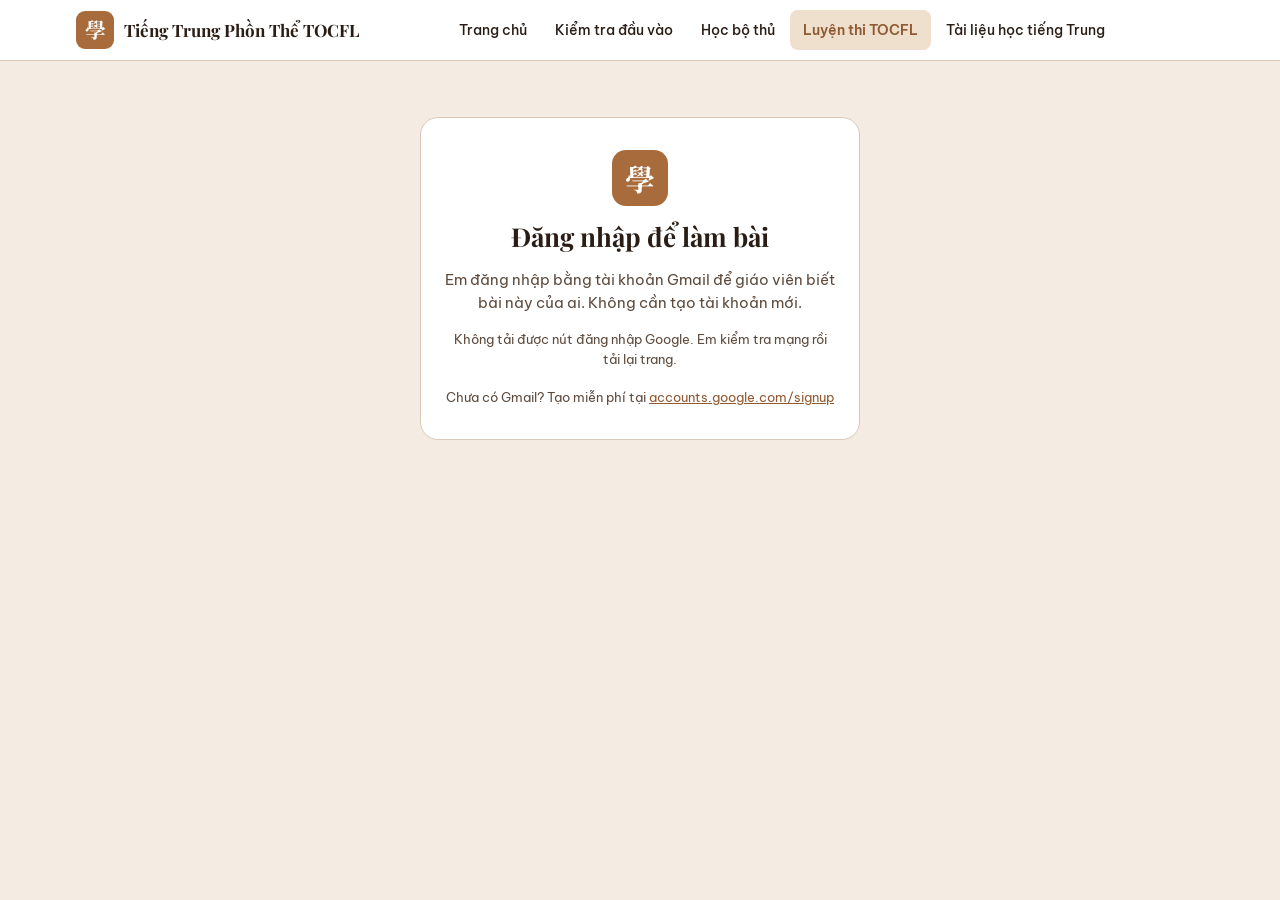
<file: luyen-thi/index.html>
<!doctype html>
<html lang="vi">
<head>
<meta charset="utf-8">
<meta name="viewport" content="width=device-width,initial-scale=1,viewport-fit=cover">
<title>Kho đề TOCFL CAT</title>
<base href="../">
<link rel="stylesheet" href="assets/site.css">
<style>
/* Cùng design system với Mini-CAT (tocfl-l1-5): một cột đề thi hẹp, dải trên cùng có phần thi, số câu và đồng hồ. */
*{box-sizing:border-box}
body{margin:0;background:var(--bg);color:var(--ink);font-family:var(--f-ui);font-size:15px;line-height:1.6}
[hidden]{display:none!important}
.wrap{max-width:680px;margin:0 auto;padding-inline:16px;padding-block:20px 48px;display:flex;flex-direction:column;gap:16px}
.bar{display:flex;align-items:center;justify-content:space-between;gap:12px;flex-wrap:wrap}
.brand{font-weight:700;letter-spacing:.02em}
.brand small{display:block;font-weight:500;color:var(--muted);font-size:12px;letter-spacing:.06em;text-transform:uppercase}
.hud{display:flex;gap:12px;align-items:center}
.step{font-family:var(--f-num);font-size:13px;color:var(--muted)}
.clock{font-family:var(--f-num);font-weight:600;font-size:15px;font-variant-numeric:tabular-nums;padding:3px 10px;border-radius:6px;background:var(--accent-soft);color:var(--accent)}
.clock.warn{background:var(--bad-soft);color:var(--bad)}
.card{background:var(--surface);border:1px solid var(--line);border-radius:10px;padding:20px;display:flex;flex-direction:column;gap:14px;min-width:0}
h1,h2{margin:0;text-wrap:balance;line-height:1.3}
h1{font-size:24px} h2{font-size:18px}
p{margin:0}
.muted{color:var(--muted)}
.small{font-size:13px}
.label{font-size:12px;font-weight:600;letter-spacing:.08em;text-transform:uppercase;color:var(--muted)}
ul.rules{margin:0;padding-left:20px;display:flex;flex-direction:column;gap:4px}
input[type=text]{font:inherit;padding:10px 12px;border:1px solid var(--line);border-radius:8px;background:var(--bg);color:var(--ink);width:100%}
button{font:inherit;cursor:pointer;border-radius:8px;border:1px solid transparent;padding:11px 18px;font-weight:600}
button:focus-visible,.opt:focus-visible,.seg input:focus-visible+span{outline:2px solid var(--accent);outline-offset:2px}
.primary{background:var(--accent);color:var(--surface)}
.primary:disabled{opacity:.4;cursor:not-allowed}
.ghost{background:transparent;border-color:var(--line);color:var(--ink)}
.ghost:disabled{opacity:.45;cursor:not-allowed}
.row{display:flex;gap:10px;flex-wrap:wrap;align-items:center}
/* nút chọn dạng viên thuốc */
.field{display:flex;flex-direction:column;gap:6px}
.seg{display:flex;flex-wrap:wrap;gap:6px}
.seg label{position:relative}
.seg input{position:absolute;opacity:0;pointer-events:none}
.seg span{display:inline-flex;align-items:center;gap:6px;padding:7px 12px;border:1px solid var(--line);border-radius:99px;font-size:14px;cursor:pointer;background:var(--surface)}
.seg span b{font-family:var(--f-num);font-weight:500;font-size:12px;color:var(--muted)}
.seg input:checked+span{border-color:var(--accent);background:var(--accent-soft);color:var(--accent);font-weight:600}
.seg input:disabled+span{opacity:.4;cursor:not-allowed}
.zh{font-family:var(--f-zh)}
.modes{display:grid;grid-template-columns:1fr 1fr;gap:8px}
.modes label{position:relative}
.modes input{position:absolute;opacity:0;pointer-events:none}
.modes span{display:flex;flex-direction:column;gap:2px;border:1px solid var(--line);border-radius:10px;padding:12px 14px;cursor:pointer;height:100%}
.modes span b{font-size:16px}
.modes span i{font-style:normal;font-size:13px;color:var(--muted)}
.modes input:checked+span{border-color:var(--accent);background:var(--accent-soft)}
.modes input:focus-visible+span{outline:2px solid var(--accent);outline-offset:2px}
@media (max-width:440px){.modes{grid-template-columns:1fr}}
/* thước độ khó 8 bậc */
.meter{display:flex;align-items:center;gap:10px;font-size:13px;color:var(--muted)}
.steps{display:flex;align-items:flex-end;gap:2px}
.steps i{display:block;width:7px;border-radius:2px;background:var(--line)}
.steps i.on{background:var(--gold)}
.passage{font-family:var(--f-zh);font-size:18px;line-height:1.9;background:var(--bg);border-radius:8px;padding:14px 16px;white-space:pre-line}
.passage u{text-decoration-thickness:2px;text-underline-offset:4px}
.figure{display:flex;justify-content:center;background:var(--bg);border-radius:8px;padding:10px}
.figure svg{width:240px;max-width:100%;height:auto}
.q{font-family:var(--f-zh);font-size:19px;font-weight:700}
.q.qv{font-family:var(--f-ui);font-size:16px;font-weight:600}
.cast{font-size:13px;color:var(--muted);margin:0}
.opts{display:flex;flex-direction:column;gap:8px}
.opts.pics{display:grid;grid-template-columns:repeat(3,minmax(0,1fr))}
.opt{display:flex;gap:12px;align-items:center;text-align:left;background:var(--surface);border:1px solid var(--line);color:var(--ink);font-family:var(--f-zh);font-size:18px;font-weight:500;padding:12px 14px;min-width:0}
.opts.pics .opt{flex-direction:column;gap:6px;padding:10px 6px}
.opts.pics .opt svg{width:100%;max-width:120px;height:auto}
.opt .k{font-family:var(--f-num);font-size:13px;width:26px;height:26px;border-radius:50%;border:1px solid var(--line);display:grid;place-items:center;flex:none;color:var(--muted)}
.opt[aria-pressed=true]{border-color:var(--accent);background:var(--accent-soft)}
.opt[aria-pressed=true] .k{background:var(--accent);border-color:var(--accent);color:var(--surface)}
.opt.right{border-color:var(--ok);background:var(--ok-soft)}
.opt.right .k{background:var(--ok);border-color:var(--ok);color:var(--surface)}
.opt.wrong{border-color:var(--bad);background:var(--bad-soft)}
.opt:disabled{cursor:default}
/* hình minh họa (pics.js) */
.pic *{fill:none;stroke:var(--ink);stroke-width:2.2;stroke-linecap:round;stroke-linejoin:round}
.pic .f{fill:var(--accent-soft)} .pic .a{fill:var(--accent)} .pic .g{fill:var(--gold)} .pic .r{fill:var(--bad)} .pic .w{fill:var(--surface)}
.pic text{fill:var(--ink);stroke:none;font:600 13px var(--f-num)}
.pic text.z{font-family:var(--f-zh);font-weight:700}
.pic text.lt{fill:var(--surface)}
.play{display:flex;align-items:center;gap:12px;flex-wrap:wrap}
.count{font-family:var(--f-num);font-size:14px;font-weight:600;padding:3px 10px;border-radius:6px;background:var(--bad-soft);color:var(--bad)}
.notice{font-size:13px;background:var(--bad-soft);color:var(--ink);border-radius:8px;padding:10px 12px}
.transcript{font-family:var(--f-zh);font-size:17px;line-height:1.8;border-left:3px solid var(--line);padding-left:12px}
.feedback{border-radius:8px;padding:12px 14px;font-size:14px;display:flex;flex-direction:column;gap:6px}
.feedback.ok{background:var(--ok-soft)} .feedback.bad{background:var(--bad-soft)}
.feedback b{font-size:15px}
.stats{display:grid;grid-template-columns:repeat(auto-fit,minmax(260px,1fr));gap:12px}
.big{font-family:var(--f-num);font-size:30px;font-weight:500;font-variant-numeric:tabular-nums}
.pill{display:inline-block;font-size:12px;font-weight:600;padding:2px 10px;border-radius:99px;background:var(--accent-soft);color:var(--accent)}
.pill.zh{font-size:13px}
svg.trace{width:100%;height:auto;max-width:100%}
.trace .grid{stroke:var(--line);stroke-width:1}
.trace .path{fill:none;stroke:var(--accent);stroke-width:2}
.trace .dot-ok{fill:var(--ok)} .trace .dot-bad{fill:var(--surface);stroke:var(--bad);stroke-width:2}
.trace text{fill:var(--muted);font-family:var(--f-num);font-size:10px}
.tbl{overflow-x:auto}
table{border-collapse:collapse;width:100%;font-size:14px;font-variant-numeric:tabular-nums}
th,td{text-align:left;padding:8px 6px;border-bottom:1px solid var(--line)}
th{font-size:12px;color:var(--muted);font-weight:600;letter-spacing:.05em;text-transform:uppercase}
td.zht{font-family:var(--f-zh)}
.barcell{display:flex;align-items:center;gap:8px}
.hbar{flex:1;height:6px;background:var(--line);border-radius:3px;min-width:60px;overflow:hidden}
.hbar span{display:block;height:100%;background:var(--accent)}
details{border-top:1px solid var(--line);padding-top:10px}
summary{cursor:pointer;font-weight:600}
.rev{display:flex;flex-direction:column;gap:10px;margin-top:10px}
.rev>div{font-size:14px;padding:10px 12px;border-radius:8px;background:var(--bg)}
.rev .zhs{font-family:var(--f-zh);font-size:16px}
.tag-ok{color:var(--ok);font-weight:600}.tag-bad{color:var(--bad);font-weight:600}
@media (prefers-reduced-motion:no-preference){.card{animation:in .25s ease-out}@keyframes in{from{transform:translateY(4px)}to{transform:none}}}
</style>
</head>
<body>

<div class="wrap">
  <div class="bar">
    <div class="brand">Kho đề TOCFL CAT<small>Nghe + Đọc · 準備級 → 精通級</small></div>
    <div class="hud"><span class="step" id="step"></span><span class="clock" id="clock" hidden></span></div>
  </div>
  <main id="app"></main>
</div>

<script>window.TOCFL={items:[],audio:new Set(),add(a){this.items.push(...a)}};</script>
<script src="pics.js"></script>
<script src="bank/novice.js"></script>
<script src="bank/a.js"></script>
<script src="bank/b.js"></script>
<script src="bank/c.js"></script>
<script src="audio/index.js" onerror="void 0"></script>
<script>
/* =================== CẤU HÌNH (sửa ở đây) =================== */
// 8 bậc của TOCFL. Câu hỏi trong ngân hàng ghi bậc ở trường lv (1–8).
const LV={1:"準備一級",2:"準備二級",3:"入門級 A1",4:"基礎級 A2",5:"進階級 B1",6:"高階級 B2",7:"流利級 C1",8:"精通級 C2"};
const BANDS={N:{name:"準備級 Novice",lv:[1,2]},A:{name:"Band A",lv:[3,4]},B:{name:"Band B",lv:[5,6]},C:{name:"Band C",lv:[7,8]}};
const bandOf=lv=>Object.keys(BANDS).find(b=>BANDS[b].lv.includes(lv));
// Điểm đạt từng bậc của bài thi thích ứng (thang 700), theo trang 通過標準 của 華測會.
const CUT={L:[190,295,355,435,480,555,600,655],R:[195,305,355,450,490,570,610,690]};
// Thi thật: Nghe ~35 câu/50 phút, Đọc ~35 câu/60 phút. Bản rút gọn để luyện nhanh trên lớp.
const LENGTH={full:{name:"Đầy đủ (như thi thật)",L:{n:35,min:50},R:{n:35,min:60}},
              short:{name:"Rút gọn",L:{n:20,min:25},R:{n:20,min:30}}};
const ANSWER_SECONDS=10;       // Nghe: nghe xong có 10 giây để chọn, hết giờ tự sang câu sau (như thi thật)
const READING_MIN_ITEMS=25;    // Đọc: làm ít hơn 25 câu thì điểm bị giảm theo tỉ lệ (như thi thật)
const SEC={L:{zh:"聽力",vi:"Nghe"},R:{zh:"閱讀",vi:"Đọc"}};
const TYPES={L:["看圖回答","問答理解","對話","段落"],R:["單句理解","看圖釋義","選詞填空","完成段落","閱讀理解"]};
const TYPE_VI={"看圖回答":"Nhìn hình, nghe câu hỏi","問答理解":"Nghe câu hỏi, chọn câu đáp","對話":"Nghe hội thoại","段落":"Nghe đoạn nói dài",
  "單句理解":"Hiểu nghĩa một câu","看圖釋義":"Nhìn hình chọn câu đúng","選詞填空":"Chọn từ điền chỗ trống","完成段落":"Chọn câu hoàn thành đoạn văn","閱讀理解":"Đọc hiểu"};
const SHEET_URL="https://script.google.com/macros/s/AKfycbxJLHZgKhpOgP4l6VUuWDy-IHvLnzrfiKvjBL6ZwrCstAoewt_Xqz-Np-w8xgPDkDfBQw/exec"; // cùng Apps Script với Mini-CAT; để trống = không gửi
const SHEET_NAME="Thi thử TOCFL";
const START={N:1.5,A:3.5,B:5.5,C:7.5};   // năng lực ban đầu theo trình độ học viên tự chọn

/* =================== NGÂN HÀNG =================== */
// Quy ước: phương án đúng luôn viết đầu tiên (o[0]); khi hiển thị sẽ xáo thứ tự.
const BANK=TOCFL.items.map((x,i)=>({...x,ix:i}));
const isVi=s=>/[a-zA-Zà-ỹÀ-Ỹ]/.test(s.replace(/[A-D]\b/g,""));

/* =================== CHẤM ĐIỂM ===================
   Mô hình IRT (Rasch): độ khó câu b = bậc lv (1–8). P(đúng) = 1/(1+e^(-1.3(θ−b))).
   θ = giá trị khớp nhất với chuỗi đúng/sai (có kéo nhẹ về điểm xuất phát để ổn định khi mới làm vài câu).
   Đổi θ sang thang 700 bằng cách nối thẳng các mốc đạt: θ = k ứng với điểm đạt bậc k. */
const A_DISC=1.3;
function theta(h,start){let best=start,bl=-1e9;
  for(let t=0;t<=9.0001;t+=0.05){let l=-((t-start)**2)/(2*2.2*2.2);
    for(const x of h){const p=1/(1+Math.exp(-A_DISC*(t-x.item.lv)));l+=Math.log(x.ok?p:1-p)}
    if(l>bl){bl=l;best=t}}return best}
function score700(sec,t){const pts=[[0,100],...CUT[sec].map((c,i)=>[i+1,c]),[9,700]];
  for(let i=1;i<pts.length;i++)if(t<=pts[i][0]){const[x0,y0]=pts[i-1],[x1,y1]=pts[i];return Math.round(y0+(y1-y0)*(t-x0)/(x1-x0))}
  return 700}
const passed=(sec,sc)=>{let k=0;CUT[sec].forEach((c,i)=>{if(sc>=c)k=i+1});return k};

/* =================== TIỆN ÍCH =================== */
const app=document.getElementById("app"),stepEl=document.getElementById("step"),clockEl=document.getElementById("clock");
const esc=s=>String(s).replace(/[&<>"]/g,c=>({"&":"&amp;","<":"&lt;",">":"&gt;",'"':"&quot;"}[c]));
const shuffle=a=>{a=a.slice();for(let i=a.length-1;i>0;i--){const j=Math.floor(Math.random()*(i+1));[a[i],a[j]]=[a[j],a[i]]}return a};
const meter=lv=>`<span class="steps" aria-hidden="true">${[1,2,3,4,5,6,7,8].map(n=>`<i class="${n<=lv?"on":""}" style="height:${4+n*2}px"></i>`).join("")}</span>`;
const optText=(it,i)=>it.po?PICS.alt(it.o[i]):it.o[i];
// đoạn văn: [[...]] = gạch chân (dùng cho 單句理解)
const fmt=s=>esc(s).replace(/\[\[(.+?)\]\]/g,"<u>$1</u>");
const plain=s=>String(s).replace(/\[\[(.+?)\]\]/g,"$1");
const seg=(name,opts,val)=>`<div class="seg" role="radiogroup">${opts.map(([v,l,dis])=>`<label><input type="radio" name="${name}" value="${v}"${v===val?" checked":""}${dis?" disabled":""}><span>${l}</span></label>`).join("")}</div>`;
const val=name=>{const el=app.querySelector(`input[name="${name}"]:checked`);return el?el.value:null};

/* =================== ÂM THANH ===================
   1) Có file thu âm audio/<id>.mp3 (liệt kê trong audio/index.js) thì phát file.
   2) Không có thì dùng giọng đọc tiếng Trung của máy. Người nói ghi "男"/"女" trong ngân hàng. */
const synth=window.speechSynthesis||null;let voiceF=null,voiceM=null;
const MALE_RE=/zhiwei|yunjhe|kangkang|yunxi|yunjian|yunyang|yunze|yunhao|li-?mu|male|男/i;
const FEMALE_RE=/hanhan|yating|hsiaochen|hsiaoyu|mei-?jia|huihui|yaoyao|xiaoxiao|xiaoyi|ting-?ting|lili|female|女|google/i;
function pickVoice(){if(!synth)return;
  const all=synth.getVoices().filter(x=>/^(zh|cmn)/i.test(x.lang)&&!/HK|yue|Cantonese/i.test(x.lang+x.name));
  const tw=all.filter(x=>/TW|Hant/i.test(x.lang)),cn=all.filter(x=>!/TW|Hant/i.test(x.lang));
  const isM=x=>MALE_RE.test(x.name),isF=x=>!isM(x)&&FEMALE_RE.test(x.name);
  const nat=a=>a.slice().sort((x,y)=>(/natural|online/i.test(y.name)?1:0)-(/natural|online/i.test(x.name)?1:0));
  voiceF=nat(tw).find(isF)||nat(tw).find(x=>!isM(x))||nat(cn).find(isF)||tw[0]||cn[0]||null;
  voiceM=nat(tw).find(isM)||nat(cn).find(isM)||null;
  const el=document.getElementById("voiceinfo");if(el)el.innerHTML=voiceInfo()}
function voiceInfo(){if(TOCFL.audio.size)return `Có ${TOCFL.audio.size} file thu âm sẵn. Câu chưa có file sẽ dùng giọng đọc của máy.`;
  if(!synth||!(voiceF||voiceM))return "Thiết bị này chưa có giọng đọc tiếng Trung. Hãy dùng máy tính Windows với Edge hoặc Chrome.";
  return `Giọng nữ: <b>${voiceF?esc(voiceF.name):"không có"}</b> · Giọng nam: <b>${voiceM?esc(voiceM.name):"không có (dùng giọng nữ hạ tông)"}</b>`}
if(synth){pickVoice();synth.onvoiceschanged=pickVoice}
const canSpeak=it=>TOCFL.audio.has(it.id)||(synth&&(voiceF||voiceM));
let player=null,speakGuard=null;
function stopAudio(){if(player){player.onended=null;player.pause();player=null}if(synth)synth.cancel();clearTimeout(speakGuard)}
function speak(it,done){stopAudio();let fired=false;const fin=()=>{if(fired)return;fired=true;clearTimeout(speakGuard);done&&done()};
  // phòng khi trình duyệt không báo "đọc xong": tự coi là xong sau thời lượng ước tính
  const chars=it.a.reduce((n,[,t])=>n+t.length,0);speakGuard=setTimeout(fin,(chars*320+it.a.length*600+3000));
  if(TOCFL.audio.has(it.id)){player=new Audio(`audio/${it.id}.mp3`);player.onended=()=>{player=null;fin()};
    player.play().catch(()=>{player=null;tts(it.a,fin)});return}
  tts(it.a,fin)}
function tts(lines,done){if(!synth){done();return}synth.cancel();
  lines.forEach(([sp,txt],i)=>{const u=new SpeechSynthesisUtterance(txt);
    const male=sp==="男",v=male?(voiceM||voiceF):(voiceF||voiceM);
    if(v){u.voice=v;u.lang=v.lang}else u.lang="zh-TW";u.rate=.9;
    u.pitch=male?(voiceM?1:.7):1.08;
    if(i===lines.length-1)u.onend=done;synth.speak(u)})}
const cast=a=>{const n=[...new Set(a.map(x=>x[0]).filter(Boolean))];return n.length>1?`<p class="cast">Người nói: ${n.map(x=>`<b class="zh">${x}</b> (${x==="男"?"nam":"nữ"})`).join(" · ")}</p>`:""};
const transcript=it=>it.a.map(([s,t])=>`${s&&it.a.length>1?s+"：":""}${esc(t)}`).join("<br>");

/* =================== VẼ MỘT CÂU HỎI (dùng chung cho thi thử và luyện tập) =================== */
function itemHTML(it,order,listenBox){
  const opts=it.po
    ?`<div class="opts pics">${order.map((o,j)=>`<button class="opt" data-i="${o.i}" aria-pressed="false"><span class="k">${"ABCD"[j]}</span>${PICS.svg(o.t,"Hình "+"ABCD"[j])}</button>`).join("")}</div>`
    :`<div class="opts">${order.map((o,j)=>`<button class="opt" data-i="${o.i}" aria-pressed="false"><span class="k">${"ABCD"[j]}</span><span>${esc(o.t)}</span></button>`).join("")}</div>`;
  return `${it.s==="L"?listenBox:""}
   ${it.img?`<div class="figure">${PICS.svg(it.img)}</div>`:""}
   ${it.s==="R"&&it.t?`<div class="passage">${fmt(it.t)}</div>`:""}
   <p class="q${isVi(it.q)?" qv":""}">${esc(it.q)}</p>
   ${opts}`}
const headBar=(it,extra)=>`<div class="bar"><span class="label">${SEC[it.s].zh} ${SEC[it.s].vi} · <span class="zh">${it.ty}</span></span>${extra||""}</div>`;
function bindOpts(onPick){app.querySelectorAll(".opt").forEach(b=>b.onclick=()=>{
  app.querySelectorAll(".opt").forEach(x=>x.setAttribute("aria-pressed",x===b));onPick(+b.dataset.i)})}

/* =================== TRẠNG THÁI =================== */
let S=null,timer=null;
function stopAll(){stopAudio();if(timer){clearInterval(timer);timer=null}if(S&&S.cd){clearInterval(S.cd);S.cd=null}clockEl.hidden=true}

/* =================== TRANG CHỦ =================== */
function home(){stopAll();S=null;stepEl.textContent="";
  const n=(sec,b)=>BANK.filter(x=>x.s===sec&&(!b||bandOf(x.lv)===b)).length;
  app.innerHTML=`<section class="card">
    <span class="label">Chọn chế độ</span>
    <div class="modes" role="radiogroup">
      <label><input type="radio" name="mode" value="exam" checked><span><b>Thi thử CAT</b><i>Một bài trải dài 8 cấp, tính giờ, chấm điểm thang 700 như thi thật.</i></span></label>
      <label><input type="radio" name="mode" value="prac"><span><b>Luyện theo dạng bài</b><i>Chọn cấp và dạng bài, không tính giờ, có đáp án và giải thích ngay.</i></span></label>
    </div>
    <div id="opts"></div>
    <p class="muted small">Ngân hàng hiện có ${n("L")} câu Nghe và ${n("R")} câu Đọc: ${Object.keys(BANDS).map(b=>`${BANDS[b].name} ${n("L",b)+n("R",b)}`).join(" · ")}.</p>
  </section>`;
  const draw=()=>val("mode")==="exam"?examSetup():pracSetup();
  app.querySelectorAll('input[name="mode"]').forEach(r=>r.onchange=draw);draw()}

function examSetup(){const box=document.getElementById("opts");
  box.innerHTML=`<div style="display:flex;flex-direction:column;gap:14px">
    <div class="field"><span class="label">Phần thi</span>${seg("secs",[["LR","Nghe rồi Đọc"],["L","Chỉ Nghe"],["R","Chỉ Đọc"]],"LR")}</div>
    <div class="field"><span class="label">Độ dài</span>${seg("len",Object.entries(LENGTH).map(([k,v])=>[k,`${v.name} <b>${v.L.n}+${v.R.n} câu</b>`]),"full")}</div>
    <div class="field"><span class="label">Trình độ hiện tại (để chọn câu đầu tiên)</span>${seg("start",Object.keys(BANDS).map(b=>[b,BANDS[b].name]),"A")}</div>
    <span class="label">Quy tắc như thi thật</span>
    <ul class="rules" id="rules"></ul>
    <p class="small muted" id="voiceinfo">${voiceInfo()}</p>
    <label class="label" for="nm">Họ tên học viên</label>
    <input type="text" id="nm" placeholder="Ví dụ: Nguyễn Văn An" autocomplete="name">
    <div class="row"><button class="primary" id="go">Bắt đầu thi thử</button></div></div>`;
  const rules=()=>{const L=LENGTH[val("len")],secs=val("secs");
    document.getElementById("rules").innerHTML=[
      secs.includes("L")?`<li><b>Nghe</b>: ${L.L.n} câu, ${L.L.min} phút. Bấm nút để nghe, mỗi câu chỉ nghe được <b>1 lần</b>; nghe xong có <b>${ANSWER_SECONDS} giây</b> để chọn, hết giờ tự sang câu sau.</li>`:"",
      secs.includes("R")?`<li><b>Đọc</b>: ${L.R.n} câu, ${L.R.min} phút.${val("len")==="full"?` Làm dưới ${READING_MIN_ITEMS} câu thì điểm bị giảm theo tỉ lệ, nên phân bổ thời gian.`:""}</li>`:"",
      `<li>Máy chọn câu theo trình độ của bạn: đúng thì câu sau khó hơn, sai thì dễ hơn. Câu có thể thuộc bất kỳ cấp nào.</li>`,
      `<li>Không quay lại câu trước được. Câu bỏ trống tính là sai.</li>`].join("")};
  app.querySelectorAll('input[name="secs"],input[name="len"]').forEach(r=>r.onchange=rules);rules();
  document.getElementById("go").onclick=()=>{
    const secs=val("secs").split(""),len=LENGTH[val("len")],start=START[val("start")];
    S={mode:"exam",name:document.getElementById("nm").value.trim(),secs,len,lenKey:val("len"),start,startBand:val("start"),si:0,
       hist:{L:[],R:[]},used:new Set(),groups:new Set(),done:{},timeUp:{}};
    startSection()}}

/* =================== THI THỬ =================== */
function startSection(){const sec=S.secs[S.si];S.sec=sec;S.deadline=Date.now()+S.len[sec].min*60000;
  clockEl.hidden=false;if(timer)clearInterval(timer);tick();timer=setInterval(tick,1000);nextExam()}
function tick(){const ms=Math.max(0,S.deadline-Date.now()),m=Math.floor(ms/60000),s=Math.floor(ms%60000/1000);
  clockEl.textContent=`⏱ ${String(m).padStart(2,"0")}:${String(s).padStart(2,"0")}`;
  clockEl.classList.toggle("warn",ms<=5*60000);
  if(ms<=0){S.timeUp[S.sec]=true;endSection()}}
function endSection(){stopAudio();if(S.cd){clearInterval(S.cd);S.cd=null}if(timer){clearInterval(timer);timer=null}clockEl.hidden=true;
  S.done[S.sec]=Math.round((S.len[S.sec].min*60000-Math.max(0,S.deadline-Date.now()))/60000);
  S.si++;if(S.si<S.secs.length)between();else results()}

function pickExam(sec,t){const hist=S.hist[sec],tc={};hist.forEach(h=>tc[h.item.ty]=(tc[h.item.ty]||0)+1);
  const target=Math.min(8,Math.max(1,Math.round(t)));
  for(const d of [0,1,-1,2,-2,3,-3,4,-4,5,-5,6,-6,7,-7]){const lv=target+d;if(lv<1||lv>8)continue;
    let pool=BANK.filter(i=>i.s===sec&&i.lv===lv&&!S.used.has(i.ix)&&!(i.g&&S.groups.has(i.g)));
    if(!pool.length)continue;
    const min=Math.min(...pool.map(i=>tc[i.ty]||0));pool=pool.filter(i=>(tc[i.ty]||0)===min);
    return pool[Math.floor(Math.random()*pool.length)]}
  return null}

function nextExam(){const sec=S.sec,hist=S.hist[sec];
  if(hist.length>=S.len[sec].n){endSection();return}
  S.theta=theta(hist,S.start);
  const it=pickExam(sec,S.theta);if(!it){endSection();return}
  S.used.add(it.ix);if(it.g)S.groups.add(it.g);
  S.cur={item:it,order:shuffle(it.o.map((t,i)=>({t,i})))};S.choice=null;renderExam()}

function renderExam(){const it=S.cur.item,sec=S.sec,n=S.hist[sec].length+1,N=S.len[sec].n;
  stepEl.textContent=`${SEC[sec].vi} · ${n}/${N}`;
  const listenBox=`<div class="play"><button class="primary" id="pl">▶ Bấm để nghe (1 lần)</button><span class="small muted" id="pst" hidden></span><span class="count" id="cd" hidden></span>
     ${!canSpeak(it)?`<span class="notice">Thiết bị này không đọc được tiếng Trung. Hãy dùng Chrome/Edge trên máy tính, hoặc nhờ giáo viên đọc. <button class="ghost" id="tr" style="padding:4px 10px;margin-left:4px">Hiện lời thoại</button></span>`:""}</div>
     ${cast(it.a||[])}<div class="transcript" id="tx" hidden>${it.s==="L"?transcript(it):""}</div>`;
  app.innerHTML=`<section class="card">${headBar(it,`<span class="meter">${meter(Math.round(Math.min(8,Math.max(1,S.theta))))}</span>`)}
    ${itemHTML(it,S.cur.order,listenBox)}
    <div class="row"><button class="primary" id="nx" disabled>${n===N?"Hoàn thành phần này":"Câu tiếp theo"}</button></div></section>`;
  bindOpts(i=>{S.choice=i;document.getElementById("nx").disabled=false});
  document.getElementById("nx").onclick=answerExam;
  if(it.s==="L"){const tr=document.getElementById("tr");if(tr)tr.onclick=()=>{document.getElementById("tx").hidden=false;tr.remove();startCountdown()};
    const pl=document.getElementById("pl"),pst=document.getElementById("pst");
    const play=()=>{pl.hidden=true;pst.hidden=false;pst.textContent="Đang phát…";speak(it,()=>{pst.textContent="Đã phát xong, hãy chọn đáp án";startCountdown()})};
    pl.onclick=play;
    if(!canSpeak(it))pl.hidden=true}}

function startCountdown(){if(S.cd)return;let left=ANSWER_SECONDS;const el=document.getElementById("cd");if(!el)return;
  el.hidden=false;el.textContent=`⏱ ${left}s`;
  S.cd=setInterval(()=>{left--;el.textContent=`⏱ ${left}s`;if(left<=0){clearInterval(S.cd);S.cd=null;answerExam()}},1000)}

function answerExam(){stopAudio();if(S.cd){clearInterval(S.cd);S.cd=null}
  const it=S.cur.item,ok=S.choice===0;
  S.hist[S.sec].push({item:it,chosen:S.choice,ok,theta:S.theta});nextExam()}

function between(){stepEl.textContent=`Hết phần ${SEC[S.secs[S.si-1]].vi}`;
  app.innerHTML=`<section class="card"><span class="label">Xong phần ${S.si}/${S.secs.length}</span>
   <h2>Phần Nghe đã xong. Tiếp theo là phần Đọc.</h2>
   <p class="muted">Phần Đọc có ${S.len.R.n} câu trong ${S.len.R.min} phút. Đồng hồ chỉ bắt đầu khi bạn bấm nút.</p>
   <div class="row"><button class="primary" id="go">Bắt đầu phần Đọc</button></div></section>`;
  document.getElementById("go").onclick=startSection}

/* =================== KẾT QUẢ THI THỬ =================== */
function trace(hist,N){if(!hist.length)return `<p class="muted">Chưa làm câu nào.</p>`;
  const W=320,H=150,px=58,py=10,xs=(W-px-10)/Math.max(1,N-1),y=l=>py+(8-l)*((H-py*2-14)/7);
  const pts=hist.map((h,i)=>[px+i*xs,y(h.item.lv)]);
  return `<svg class="trace" viewBox="0 0 ${W} ${H}" role="img" aria-label="Cấp của từng câu đã làm">
   ${[1,2,3,4,5,6,7,8].map(l=>`<line class="grid" x1="${px}" x2="${W-10}" y1="${y(l)}" y2="${y(l)}"/><text x="2" y="${y(l)+3}">${["","準備1","準備2","A1","A2","B1","B2","C1","C2"][l]}</text>`).join("")}
   <polyline class="path" points="${pts.map(p=>p.join(",")).join(" ")}"/>
   ${pts.map((p,i)=>`<circle class="${hist[i].ok?"dot-ok":"dot-bad"}" cx="${p[0]}" cy="${p[1]}" r="3.5"/>`).join("")}
   ${pts.map((p,i)=>(i%5===0||i===pts.length-1)?`<text x="${p[0]-3}" y="${H-2}">${i+1}</text>`:"").join("")}</svg>`}
function typeTable(all){const rows=["L","R"].flatMap(s=>TYPES[s].map(ty=>{const h=all.filter(x=>x.item.s===s&&x.item.ty===ty);if(!h.length)return "";
    const c=h.filter(x=>x.ok).length,p=Math.round(c/h.length*100);
    return `<tr><td>${SEC[s].vi}</td><td class="zht">${ty}</td><td>${c}/${h.length}</td><td><div class="barcell"><div class="hbar"><span style="width:${p}%"></span></div>${p}%</div></td></tr>`})).join("");
  return `<div class="tbl"><table><thead><tr><th>Phần</th><th>Dạng bài</th><th>Đúng</th><th>Tỉ lệ</th></tr></thead><tbody>${rows}</tbody></table></div>`}
function stemOf(it,short){if(it.s==="L")return it.a.map(([sp,t])=>(sp&&it.a.length>1?sp+"：":"")+t).join(" ");
  const t=[it.img?`[Hình: ${PICS.alt(it.img)}]`:"",it.t?plain(it.t).replace(/\n/g," "):""].filter(Boolean).join(" ");
  return short&&t.length>60?t.slice(0,60)+"…":t}
function reviewHTML(all){return all.map(h=>{const it=h.item;
  return `<div><span class="${h.ok?"tag-ok":"tag-bad"}">${h.ok?"Đúng":h.chosen===null?"Bỏ trống":"Sai"}</span> · ${SEC[it.s].vi} · <span class="zh">${it.ty}</span> · ${LV[it.lv]}
    <div class="zhs">${esc(stemOf(it))} <b>${esc(it.q)}</b></div>
    <div class="zhs">Đáp án: ${esc(optText(it,0))}${h.ok?"":h.chosen===null?"":` · Đã chọn: ${esc(optText(it,h.chosen))}`}</div>
    ${it.ex?`<div class="muted">${esc(it.ex)}</div>`:""}</div>`}).join("")}

function secResult(sec){const h=S.hist[sec];if(!S.secs.includes(sec))return null;
  const t=theta(h,S.start);let sc=score700(sec,t);const answered=h.filter(x=>x.chosen!==null).length;
  let adj=false;if(sec==="R"&&S.lenKey==="full"&&answered<READING_MIN_ITEMS){sc=Math.round(sc*answered/READING_MIN_ITEMS);adj=true}
  const k=passed(sec,sc);return{sec,t,sc,k,answered,adj,right:h.filter(x=>x.ok).length,n:h.length}}

function results(){stopAll();stepEl.textContent="Kết quả";
  const R=S.secs.map(secResult),all=[...S.hist.L,...S.hist.R];
  const card=r=>`<div class="card"><span class="label">${SEC[r.sec].zh} ${SEC[r.sec].vi}${S.timeUp[r.sec]?" · hết giờ":""}</span>
     <div class="row"><span class="big">${r.sc}<small class="muted" style="font-size:16px">/700</small></span><span class="pill zh">${r.k?LV[r.k]:"Chưa đạt 準備一級"}</span></div>
     <p class="muted small">Đúng ${r.right}/${r.n} câu · làm ${r.n}/${S.len[r.sec].n} câu trong ${Math.min(S.done[r.sec]||0,S.len[r.sec].min)} phút${r.adj?` · <b>điểm đã giảm vì làm dưới ${READING_MIN_ITEMS} câu</b>`:""}</p>
     ${trace(S.hist[r.sec],S.len[r.sec].n)}
     <p class="muted small">Đường đi: cấp của câu máy chọn cho bạn. Chấm xanh đúng, vòng đỏ sai.${r.k<8?` Mốc cấp kế tiếp (${LV[r.k+1]}): ${CUT[r.sec][r.k]} điểm.`:""}</p></div>`;
  app.innerHTML=`<div style="display:flex;flex-direction:column;gap:16px">
   <section class="card"><span class="label">Kết quả thi thử · ${LENGTH[S.lenKey].name}</span>
    <h1>${S.name?esc(S.name):"Học viên"}</h1>
    <p class="muted">${new Date().toLocaleString("vi-VN")}</p>
    <p id="sendst" class="muted small">${SHEET_URL?"Đang gửi kết quả cho giáo viên…":"Chụp màn hình này gửi giáo viên."}</p></section>
   <div class="stats">${R.map(card).join("")}</div>
   <section class="card"><h2>Theo dạng bài</h2>${typeTable(all)}
    <details><summary>Cách tính điểm</summary><div class="rev"><div>
      Máy ước lượng trình độ từ việc bạn làm đúng câu ở cấp nào (mô hình IRT), rồi đổi ra thang 700 theo các mốc đạt chính thức của bài thi thích ứng:
      Nghe ${CUT.L.join(" / ")}, Đọc ${CUT.R.join(" / ")} (lần lượt ${Object.values(LV).map(x=>x.split(" ")[0]).join(" · ")}).
      <br><b>Đây là điểm ước tính để luyện tập</b>; độ khó câu hỏi do giáo viên gán, chưa được hiệu chỉnh thống kê như đề thật.</div></div></details>
    <details><summary>Xem lại từng câu</summary><div class="rev">${reviewHTML(all)}</div></details></section>
   <div class="row"><button class="ghost" id="again">Về trang đầu</button></div></div>`;
  document.getElementById("again").onclick=home;
  sendResult(R,all)}

function sendResult(R,all){if(!SHEET_URL||S.sent)return;S.sent=true;
  const get=s=>R.find(r=>r.sec===s);
  const secCols=s=>{const r=get(s);return r?[[`${SEC[s].vi} /700`,r.sc],[`Cấp ${SEC[s].vi}`,r.k?LV[r.k]:"Chưa đạt"],[`${SEC[s].vi} đúng`,`${r.right}/${r.n}`]]:[[`${SEC[s].vi} /700`,""],[`Cấp ${SEC[s].vi}`,""],[`${SEC[s].vi} đúng`,""]]};
  const byType=["L","R"].flatMap(s=>TYPES[s].map(ty=>{const h=all.filter(x=>x.item.s===s&&x.item.ty===ty);return h.length?`${ty} ${h.filter(x=>x.ok).length}/${h.length}`:""})).filter(Boolean).join(" · ");
  const wrong=all.filter(h=>!h.ok).map(h=>{const it=h.item;
    return `${SEC[it.s].vi} ${it.ty} ${LV[it.lv].split(" ")[0]} [${it.id}] · 「${stemOf(it,true)}」${isVi(it.q)?"":" "+it.q} → ${h.chosen===null?"bỏ trống":"chọn "+optText(it,h.chosen)} (đúng: ${optText(it,0)})`}).join("\n");
  const d={sheet:SHEET_NAME,cols:[["Họ tên",S.name||"(không tên)"],["Độ dài",LENGTH[S.lenKey].name],["Xuất phát",BANDS[S.startBand].name],
    ...secCols("L"),...secCols("R"),["Theo dạng bài",byType],["Hết giờ?",S.secs.filter(s=>S.timeUp[s]).map(s=>SEC[s].vi).join(", ")||"Không"],["Các câu sai",wrong],["Email",(window.SiteUser&&SiteUser.get()&&SiteUser.get().email)||""]]};
  const st=document.getElementById("sendst");
  fetch(SHEET_URL,{method:"POST",mode:"no-cors",headers:{"Content-Type":"text/plain;charset=utf-8"},body:JSON.stringify(d)})
    .then(()=>{if(st)st.textContent="✓ Đã gửi kết quả cho giáo viên."})
    .catch(()=>{S.sent=false;if(st)st.textContent="Chưa gửi được kết quả (mất mạng?). Hãy chụp màn hình này gửi giáo viên."})}

/* =================== LUYỆN THEO DẠNG BÀI =================== */
function pracSetup(){const box=document.getElementById("opts");
  box.innerHTML=`<div style="display:flex;flex-direction:column;gap:14px">
    <div class="field"><span class="label">Cấp</span>${seg("band",Object.keys(BANDS).map(b=>[b,BANDS[b].name]),"A")}</div>
    <div class="field"><span class="label">Kỹ năng</span>${seg("sk",[["L","聽力 Nghe"],["R","閱讀 Đọc"]],"L")}</div>
    <div class="field"><span class="label">Dạng bài</span><div id="tyBox"></div></div>
    <p class="small muted" id="voiceinfo">${voiceInfo()}</p>
    <div class="row"><button class="primary" id="go">Bắt đầu luyện</button></div></div>`;
  const pool=(b,s,ty)=>BANK.filter(x=>bandOf(x.lv)===b&&x.s===s&&(ty==="*"||x.ty===ty));
  const drawTypes=()=>{const b=val("band"),s=val("sk"),cur=val("ty");
    const opts=[["*",`Tất cả <b>${pool(b,s,"*").length}</b>`],...TYPES[s].map(ty=>{const c=pool(b,s,ty).length;return [ty,`<span class="zh">${ty}</span> <b>${c}</b>`,!c]})];
    const keep=opts.find(o=>o[0]===cur&&!o[2])?cur:"*";
    document.getElementById("tyBox").innerHTML=seg("ty",opts,keep)+`<p class="small muted" id="tyHint" style="margin-top:6px"></p>`;
    const hint=()=>{const t=val("ty");document.getElementById("tyHint").textContent=t==="*"?"Trộn đủ các dạng của cấp này.":TYPE_VI[t]};
    app.querySelectorAll('input[name="ty"]').forEach(r=>r.onchange=hint);hint();
    document.getElementById("go").disabled=!pool(b,s,"*").length};
  app.querySelectorAll('input[name="band"],input[name="sk"]').forEach(r=>r.onchange=drawTypes);drawTypes();
  document.getElementById("go").onclick=()=>{const b=val("band"),s=val("sk"),ty=val("ty");
    // xáo thứ tự nhưng giữ các câu cùng một đoạn văn/hội thoại (g) đi liền nhau
    const items=pool(b,s,ty),groups={};items.forEach(x=>{const k=x.g||"#"+x.ix;(groups[k]=groups[k]||[]).push(x)});
    S={mode:"prac",band:b,sk:s,ty,list:shuffle(Object.values(groups)).flat(),i:0,hist:[]};nextPrac()}}

function nextPrac(){if(S.i>=S.list.length){pracSummary();return}
  const it=S.list[S.i];S.cur={item:it,order:shuffle(it.o.map((t,i)=>({t,i})))};S.choice=null;S.checked=false;renderPrac()}

function renderPrac(){const it=S.cur.item,n=S.i+1,N=S.list.length,right=S.hist.filter(h=>h.ok).length;
  stepEl.textContent=`Luyện · ${n}/${N}`;
  const listenBox=`<div class="play"><button class="ghost" id="pl">▶ Nghe</button>
      ${!canSpeak(it)?`<span class="notice">Thiết bị này không đọc được tiếng Trung. Bấm "Hiện lời thoại" để đọc thay.</span>`:""}
      <button class="ghost" id="trb">Hiện lời thoại</button></div>
     ${cast(it.a||[])}<div class="transcript" id="tx" hidden>${it.s==="L"?transcript(it):""}</div>`;
  app.innerHTML=`<section class="card">${headBar(it,`<span class="pill zh">${LV[it.lv]}</span>`)}
    ${itemHTML(it,S.cur.order,listenBox)}
    <div id="fb"></div>
    <div class="row"><button class="primary" id="nx" disabled>Kiểm tra</button><button class="ghost" id="end">Kết thúc</button>
      <span class="muted small" id="tally" style="margin-left:auto">Đúng ${right}/${S.hist.length}</span></div></section>`;
  bindOpts(i=>{if(S.checked)return;S.choice=i;document.getElementById("nx").disabled=false});
  document.getElementById("nx").onclick=()=>S.checked?(S.i++,nextPrac()):checkPrac();
  document.getElementById("end").onclick=()=>{stopAudio();pracSummary()};
  if(it.s==="L"){const pl=document.getElementById("pl");pl.onclick=()=>{pl.disabled=true;speak(it,()=>{pl.disabled=false})};
    document.getElementById("trb").onclick=e=>{const tx=document.getElementById("tx");tx.hidden=!tx.hidden;e.target.textContent=tx.hidden?"Hiện lời thoại":"Ẩn lời thoại"};
  }}

function checkPrac(){const it=S.cur.item,ok=S.choice===0;S.checked=true;S.hist.push({item:it,chosen:S.choice,ok});
  app.querySelectorAll(".opt").forEach(b=>{const i=+b.dataset.i;b.disabled=true;if(i===0)b.classList.add("right");else if(i===S.choice)b.classList.add("wrong")});
  if(it.s==="L"){document.getElementById("tx").hidden=false;const t=document.getElementById("trb");if(t)t.remove()}
  document.getElementById("fb").innerHTML=`<div class="feedback ${ok?"ok":"bad"}"><b>${ok?"Đúng rồi!":"Chưa đúng."} Đáp án: <span class="zh">${esc(optText(it,0))}</span></b>${it.ex?`<span>${esc(it.ex)}</span>`:""}</div>`;
  document.getElementById("tally").textContent=`Đúng ${S.hist.filter(h=>h.ok).length}/${S.hist.length}`;
  const nx=document.getElementById("nx");nx.textContent=S.i+1>=S.list.length?"Xem tổng kết":"Câu tiếp theo";nx.focus()}

function pracSummary(){stopAll();stepEl.textContent="Tổng kết luyện tập";const h=S.hist,c=h.filter(x=>x.ok).length;
  app.innerHTML=`<div style="display:flex;flex-direction:column;gap:16px">
   <section class="card"><span class="label">Luyện ${BANDS[S.band].name} · ${SEC[S.sk].vi} · ${S.ty==="*"?"tất cả dạng":`<span class="zh">${S.ty}</span>`}</span>
    <div class="row"><span class="big">${c}<small class="muted" style="font-size:16px">/${h.length}</small></span><span class="pill">${h.length?Math.round(c/h.length*100):0}% đúng</span></div>
    ${h.length?typeTable(h):`<p class="muted">Chưa làm câu nào.</p>`}
    ${h.some(x=>!x.ok)?`<details open><summary>Các câu làm sai</summary><div class="rev">${reviewHTML(h.filter(x=>!x.ok))}</div></details>`:""}</section>
   <div class="row"><button class="primary" id="again">Luyện tiếp</button><button class="ghost" id="home">Về trang đầu</button></div></div>`;
  document.getElementById("again").onclick=()=>{home();app.querySelector('input[name="mode"][value="prac"]').click()};
  document.getElementById("home").onclick=home}

home();
</script>
<script src="assets/site.js" data-page="luyen-thi" data-foot="0" data-login="required"></script>
</body>
</html>
</file>
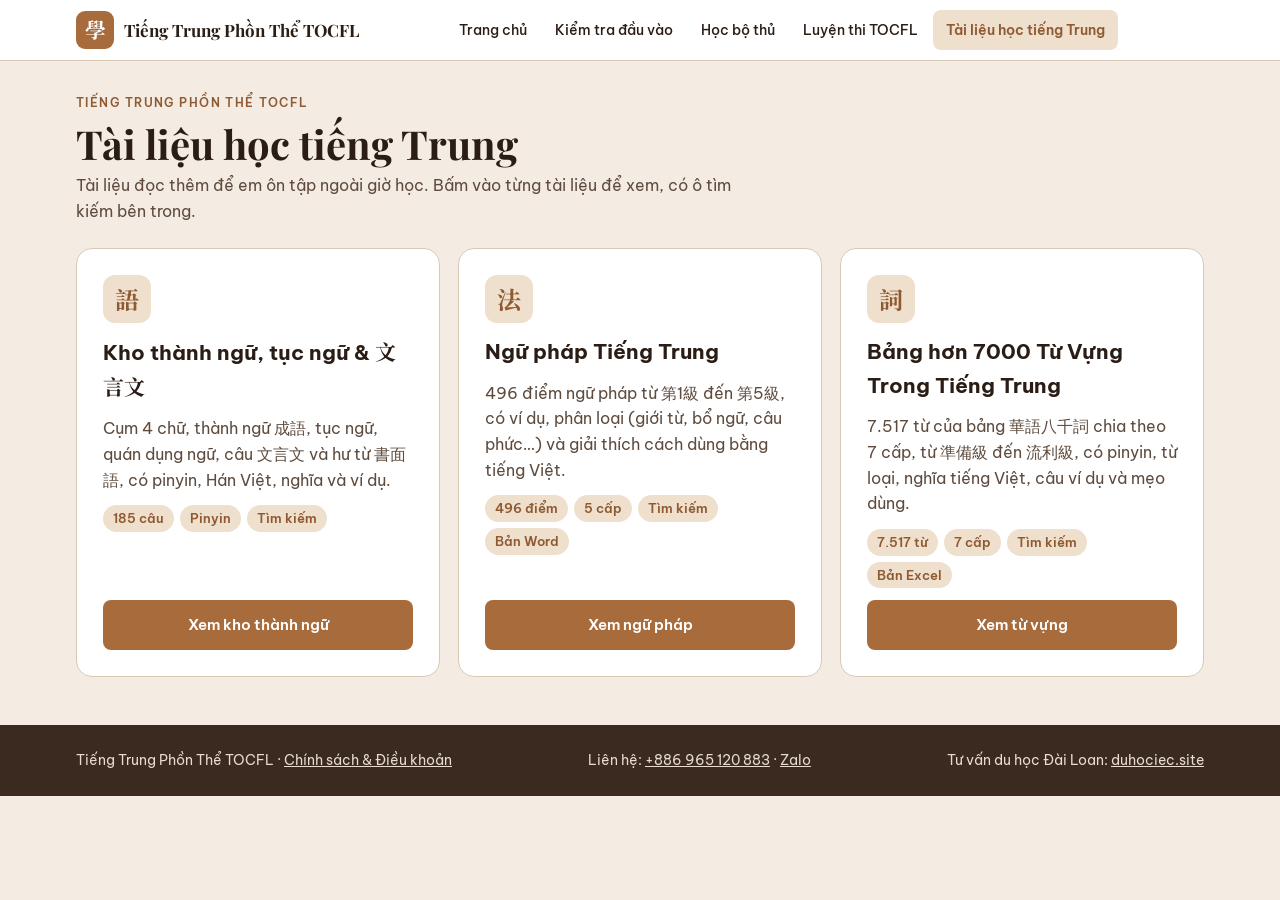
<file: tai-lieu/index.html>
<!doctype html>
<html lang="vi">
<head>
<meta charset="utf-8">
<meta name="viewport" content="width=device-width,initial-scale=1,viewport-fit=cover">
<title>Tài liệu học tiếng Trung</title>
<meta name="description" content="Tài liệu học tiếng Trung phồn thể cho học viên chuẩn bị du học Đài Loan.">
<link rel="stylesheet" href="../assets/site.css">
<style>
/* Danh sách tài liệu. Thêm tài liệu mới: chép một khối <article class="card"> rồi sửa chữ và đường dẫn. */
*{box-sizing:border-box}
body{margin:0;background:var(--bg);color:var(--ink);font-family:var(--f-ui);font-size:16px;line-height:1.6}
.wrap{max-width:1160px;margin:0 auto;padding-inline:16px;padding-block:28px 0}
.eyebrow{font-size:12px;letter-spacing:.12em;text-transform:uppercase;color:var(--accent);font-weight:600}
h1{margin:6px 0 6px;font-family:var(--f-display);font-size:clamp(28px,4.5vw,40px);line-height:1.15;text-wrap:balance}
.lede{margin:0;color:var(--muted);max-width:60ch}
.cards{display:grid;grid-template-columns:repeat(auto-fill,minmax(300px,1fr));gap:18px;margin-top:24px}
.card{background:var(--surface);border:1px solid var(--line);border-radius:16px;padding:26px;display:flex;flex-direction:column;gap:12px;min-width:0}
.card .ic{width:48px;height:48px;border-radius:12px;background:var(--accent-soft);display:grid;place-items:center;font-family:var(--f-zh);font-size:24px;font-weight:700;color:var(--accent)}
.card h2{margin:0;font-size:21px}
.card h2 .han{font-family:var(--f-zh)}
.card p{margin:0;color:var(--muted)}
.chips{list-style:none;margin:0;padding:0;display:flex;flex-wrap:wrap;gap:6px}
.chips li{font-size:13px;font-weight:600;padding:3px 10px;border-radius:999px;background:var(--accent-soft);color:var(--accent)}
.btn{margin-top:auto;display:inline-flex;align-items:center;justify-content:center;padding:13px 22px;border-radius:8px;font-weight:600;font-size:15px;text-decoration:none;background:var(--brand);color:#fff;transition:background .15s}
.btn:hover{background:var(--accent)}
.btn:focus-visible{outline:2px solid var(--brand);outline-offset:2px}
@media (prefers-reduced-motion:reduce){.btn{transition:none}}
</style>
</head>
<body>
<main class="wrap">
  <span class="eyebrow">Tiếng Trung Phồn Thể TOCFL</span>
  <h1>Tài liệu học tiếng Trung</h1>
  <p class="lede">Tài liệu đọc thêm để em ôn tập ngoài giờ học. Bấm vào từng tài liệu để xem, có ô tìm kiếm bên trong.</p>

  <section class="cards" aria-label="Danh sách tài liệu">
    <article class="card">
      <div class="ic" aria-hidden="true">語</div>
      <h2>Kho thành ngữ, tục ngữ &amp; <span class="han">文言文</span></h2>
      <p>Cụm 4 chữ, thành ngữ 成語, tục ngữ, quán dụng ngữ, câu 文言文 và hư từ 書面語, có pinyin, Hán Việt, nghĩa và ví dụ.</p>
      <ul class="chips"><li>185 câu</li><li>Pinyin</li><li>Tìm kiếm</li></ul>
      <a class="btn" href="thanh-ngu/">Xem kho thành ngữ</a>
    </article>
    <article class="card">
      <div class="ic" aria-hidden="true">法</div>
      <h2>Ngữ pháp Tiếng Trung</h2>
      <p>496 điểm ngữ pháp từ 第1級 đến 第5級, có ví dụ, phân loại (giới từ, bổ ngữ, câu phức…) và giải thích cách dùng bằng tiếng Việt.</p>
      <ul class="chips"><li>496 điểm</li><li>5 cấp</li><li>Tìm kiếm</li><li>Bản Word</li></ul>
      <a class="btn" href="ngu-phap/">Xem ngữ pháp</a>
    </article>
    <article class="card">
      <div class="ic" aria-hidden="true">詞</div>
      <h2>Bảng hơn 7000 Từ Vựng Trong Tiếng Trung</h2>
      <p>7.517 từ của bảng 華語八千詞 chia theo 7 cấp, từ 準備級 đến 流利級, có pinyin, từ loại, nghĩa tiếng Việt, câu ví dụ và mẹo dùng.</p>
      <ul class="chips"><li>7.517 từ</li><li>7 cấp</li><li>Tìm kiếm</li><li>Bản Excel</li></ul>
      <a class="btn" href="tu-vung/">Xem từ vựng</a>
    </article>
  </section>
</main>
<script src="../assets/site.js" data-page="tai-lieu"></script>
</body>
</html>
</file>
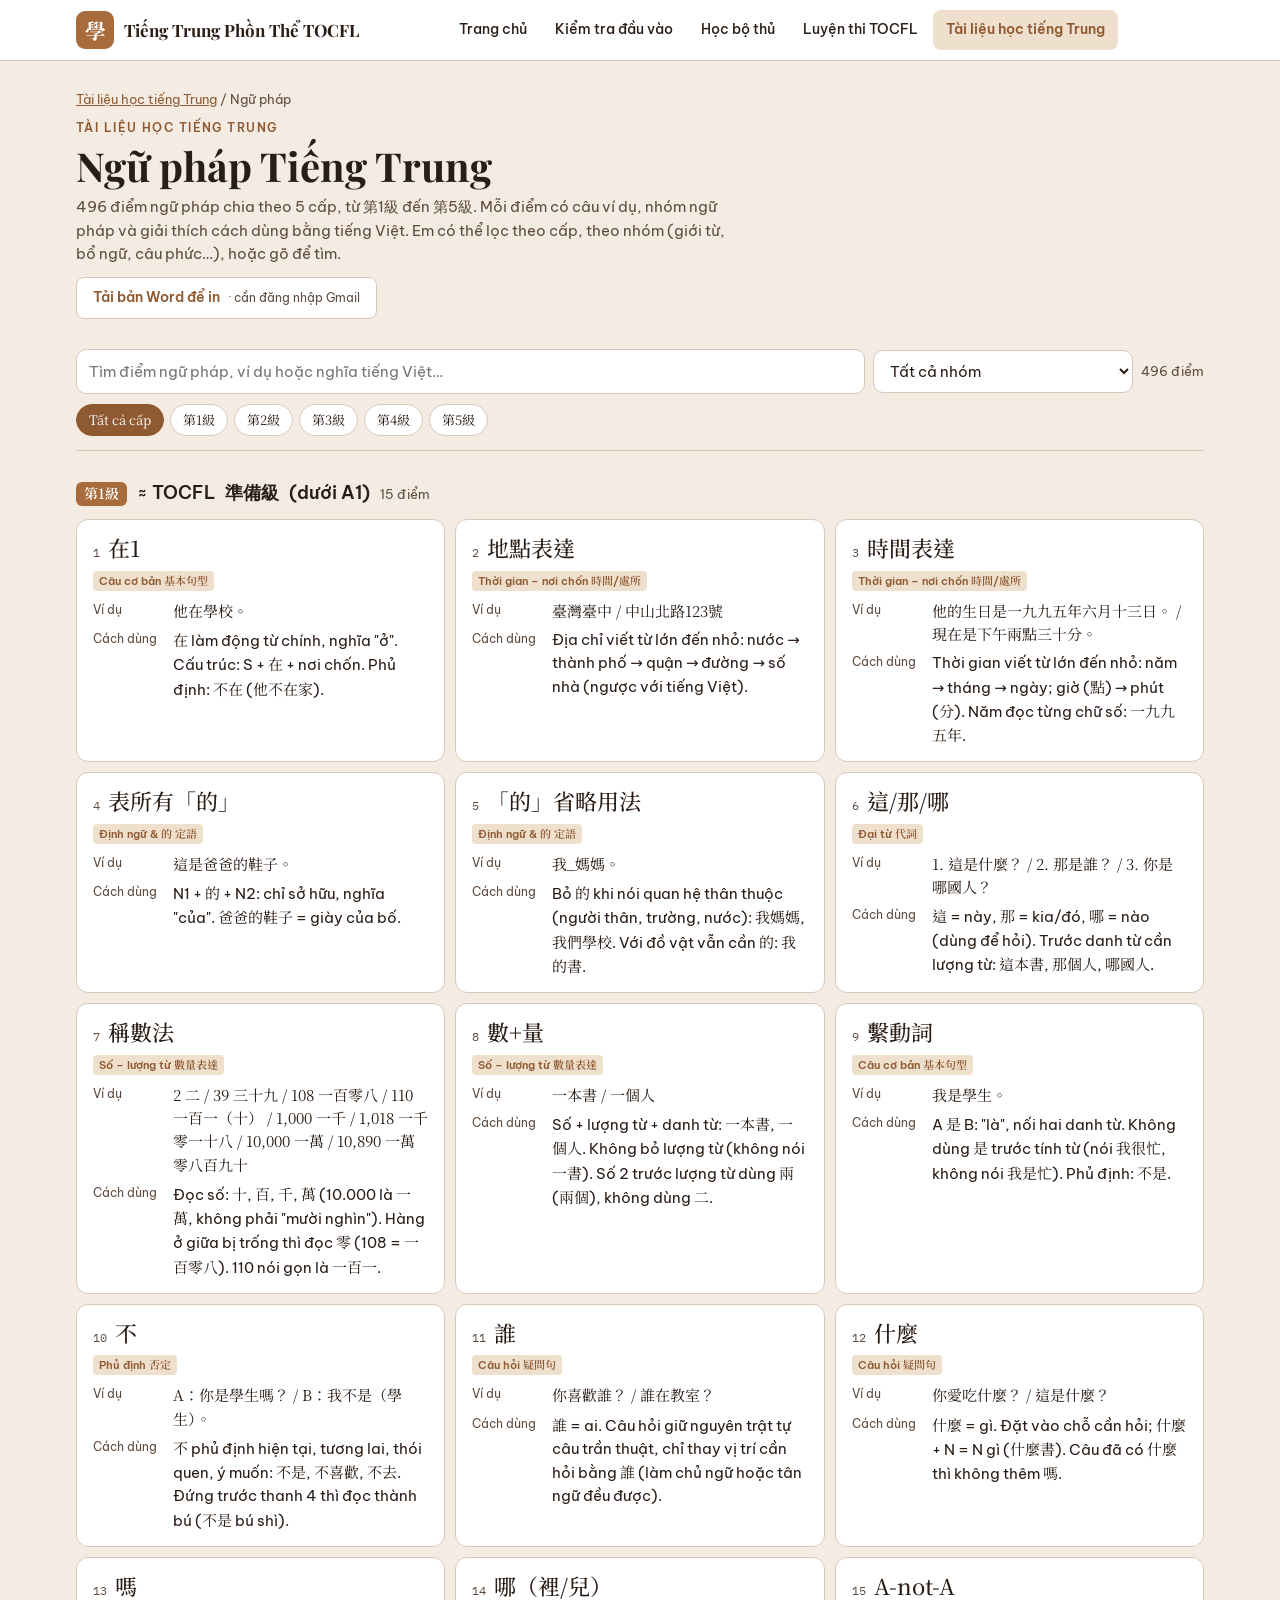
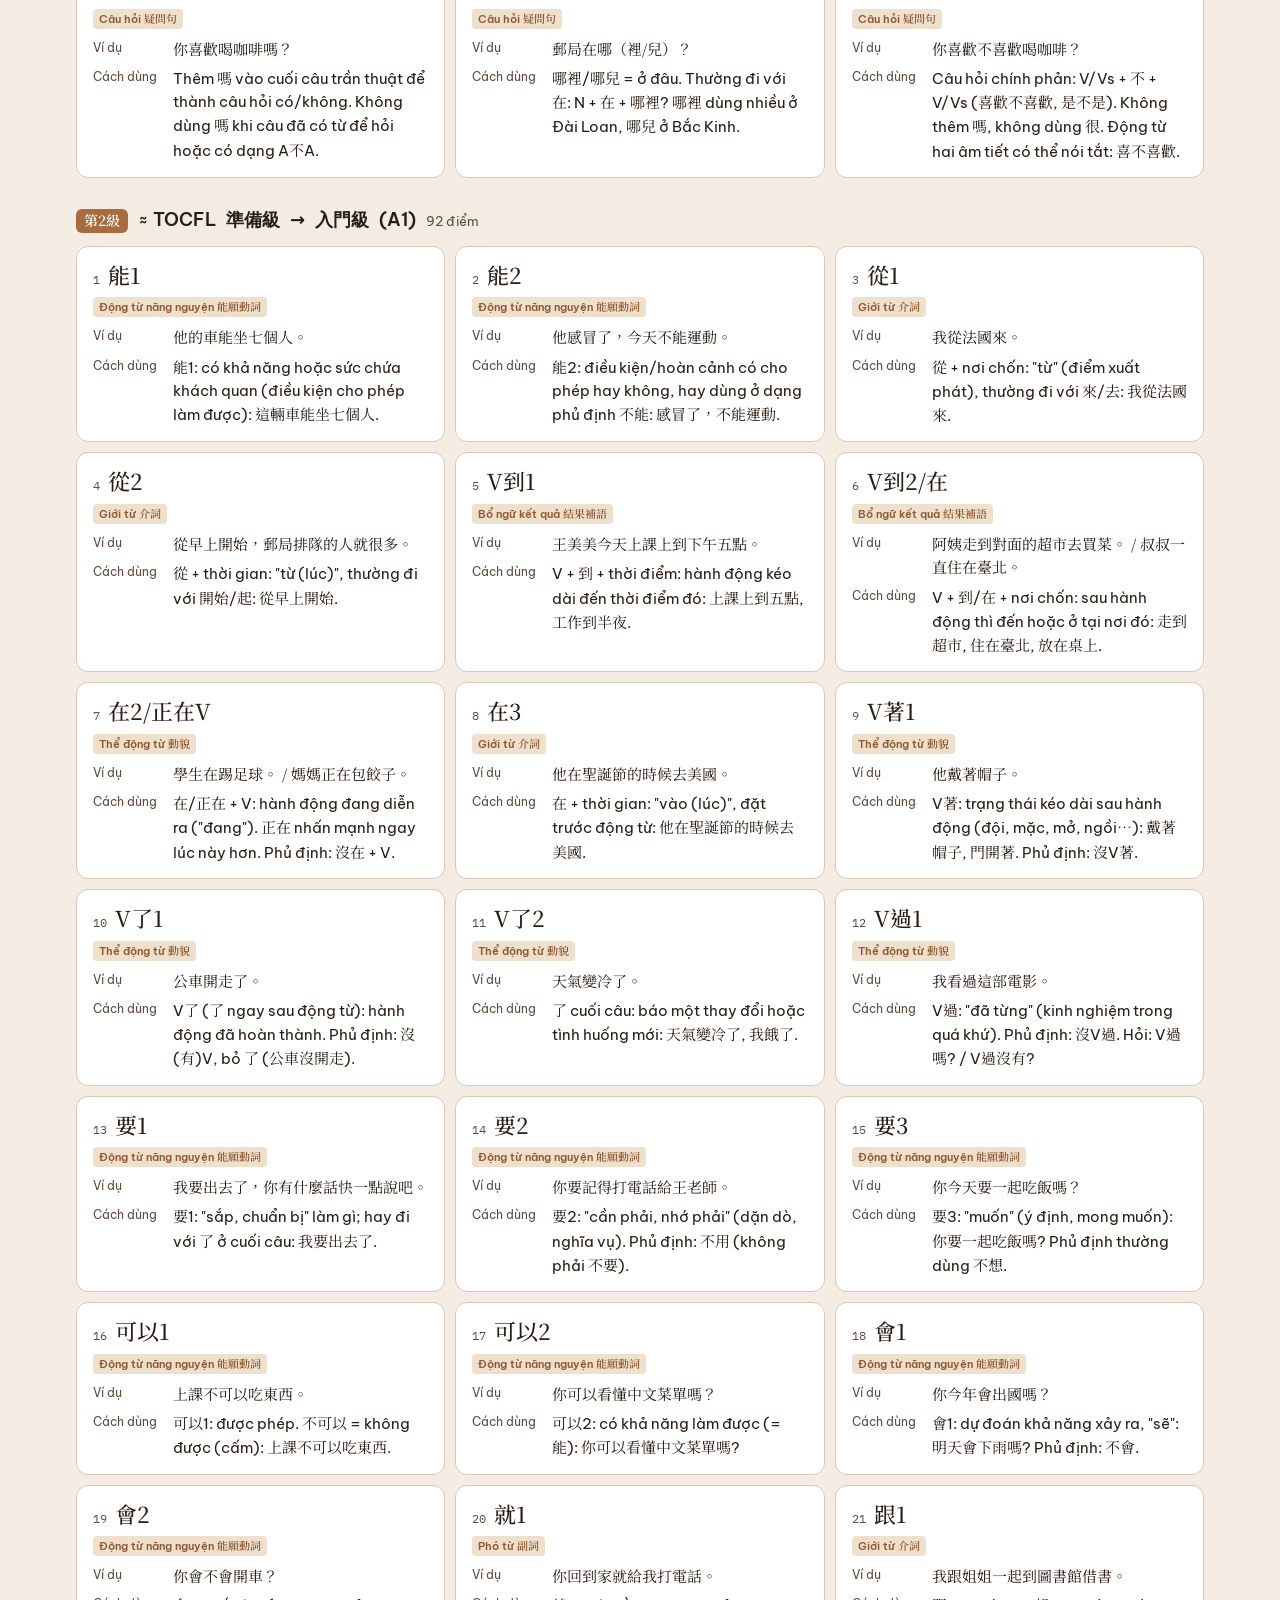
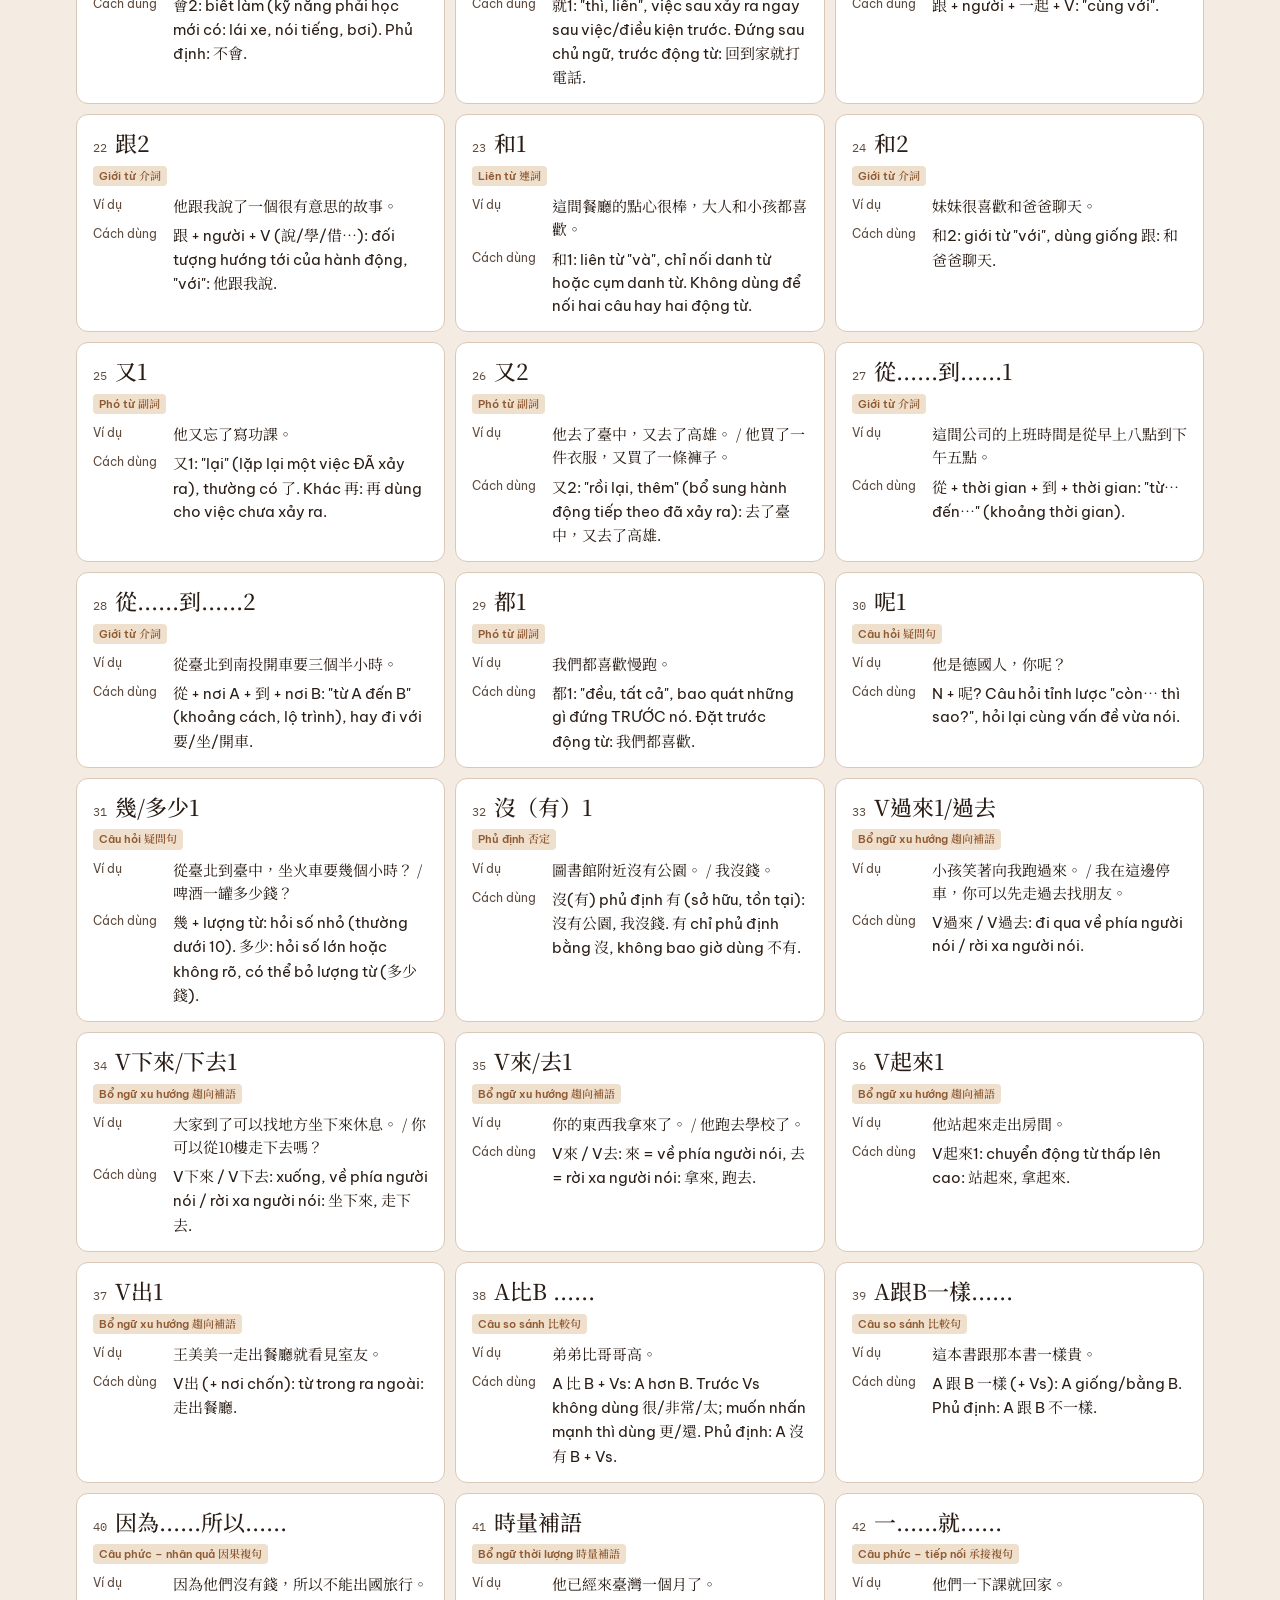
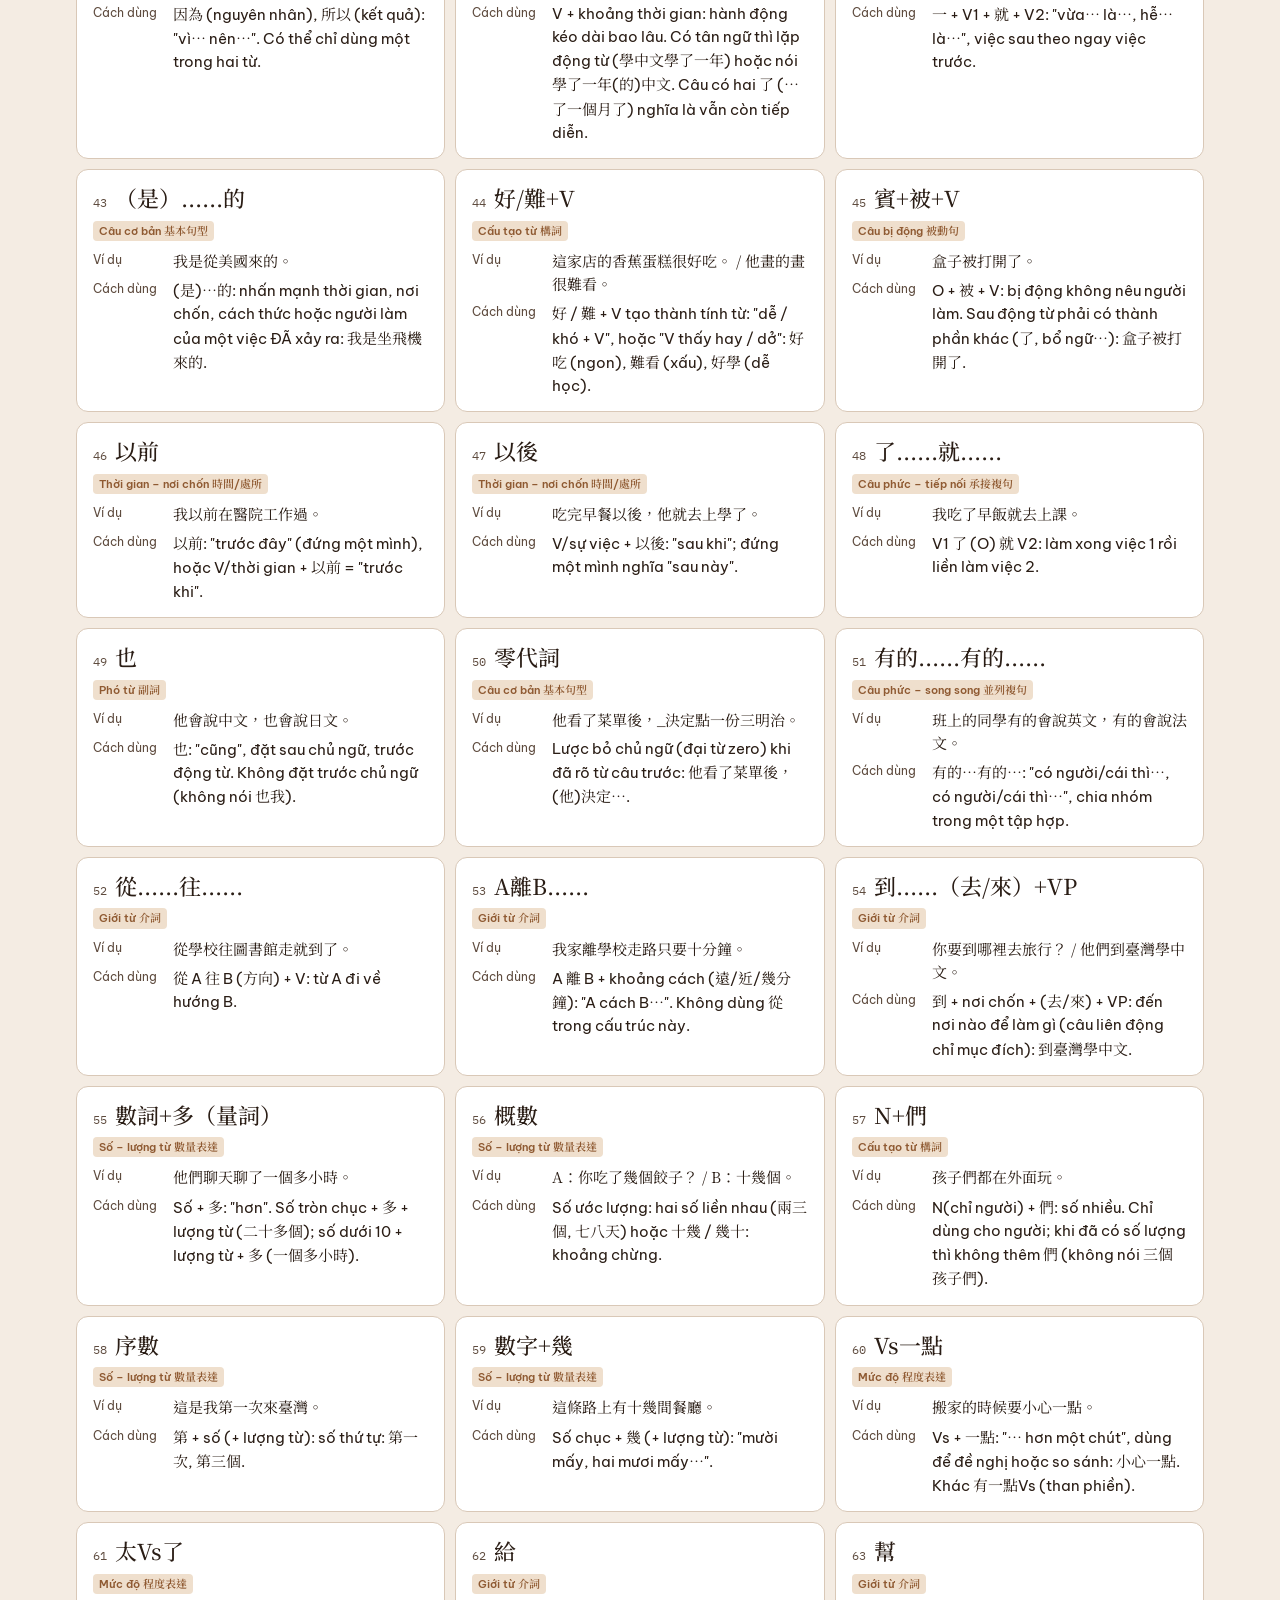
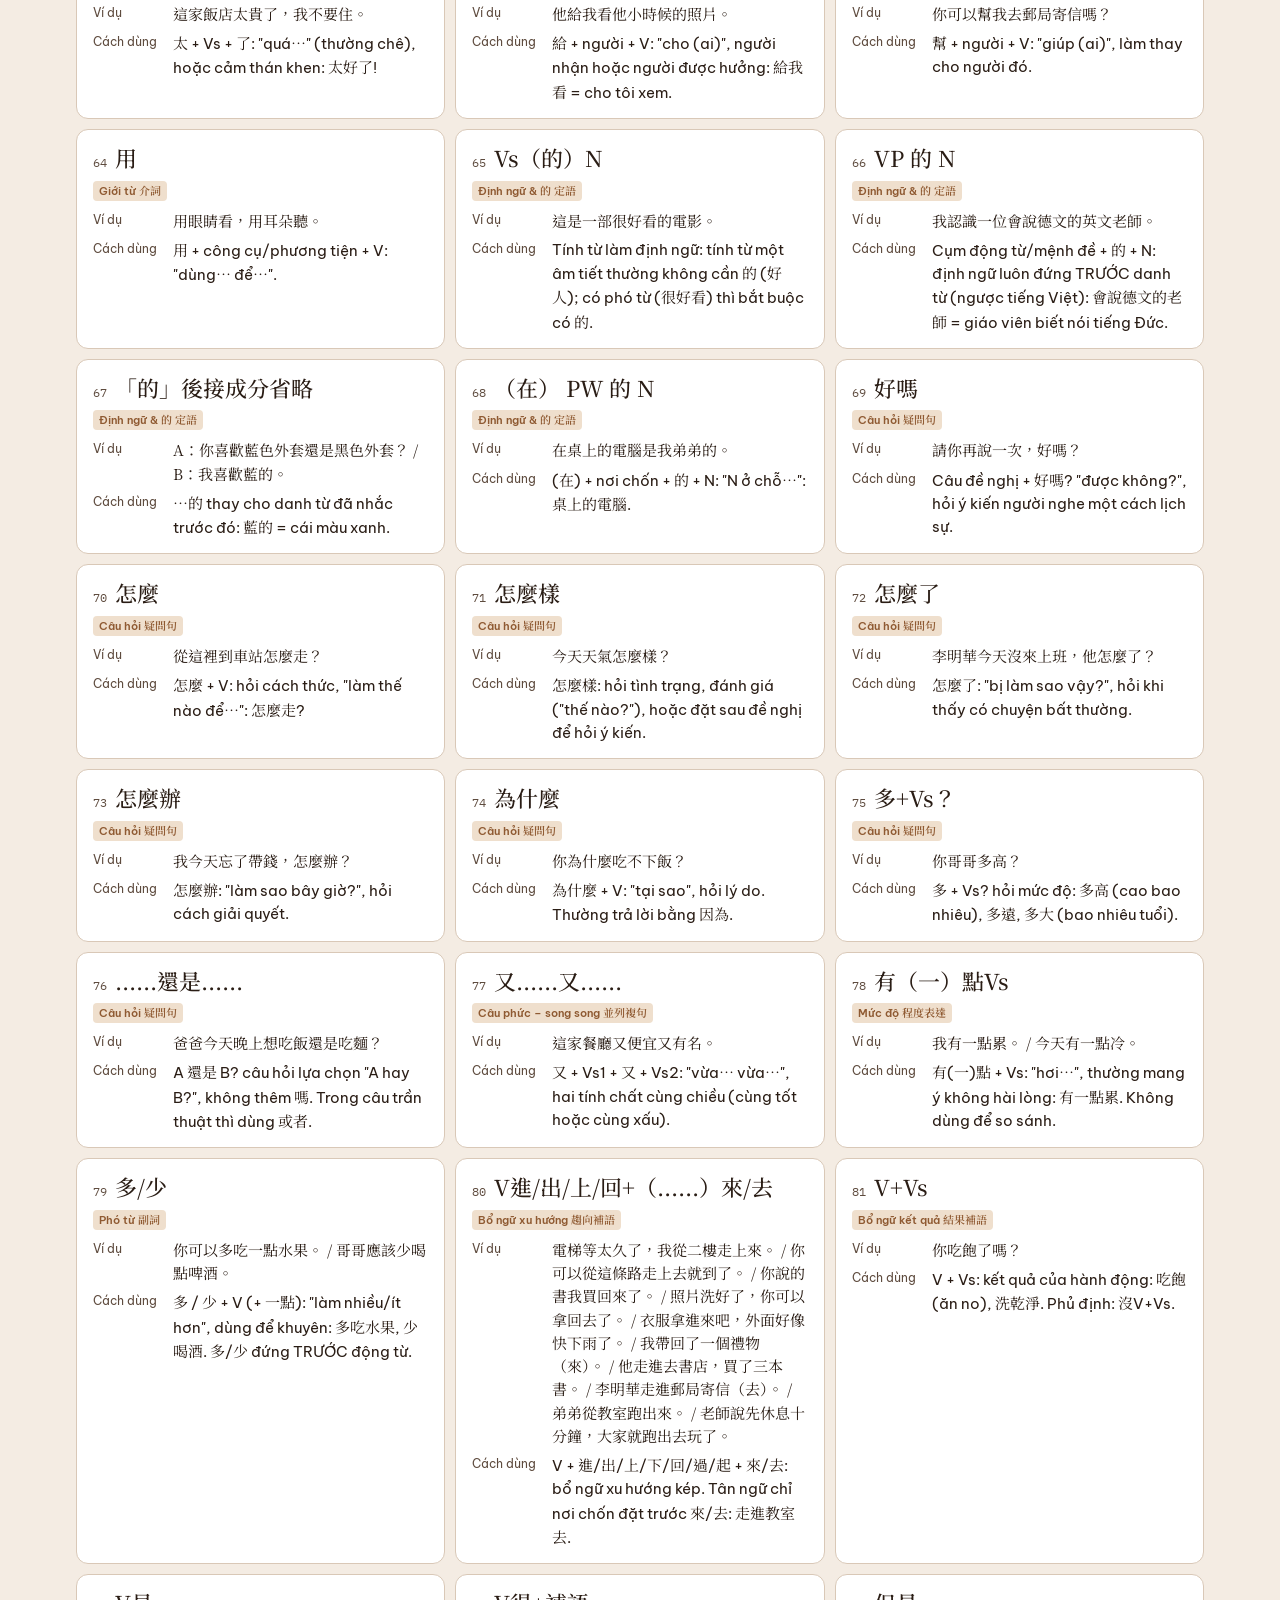
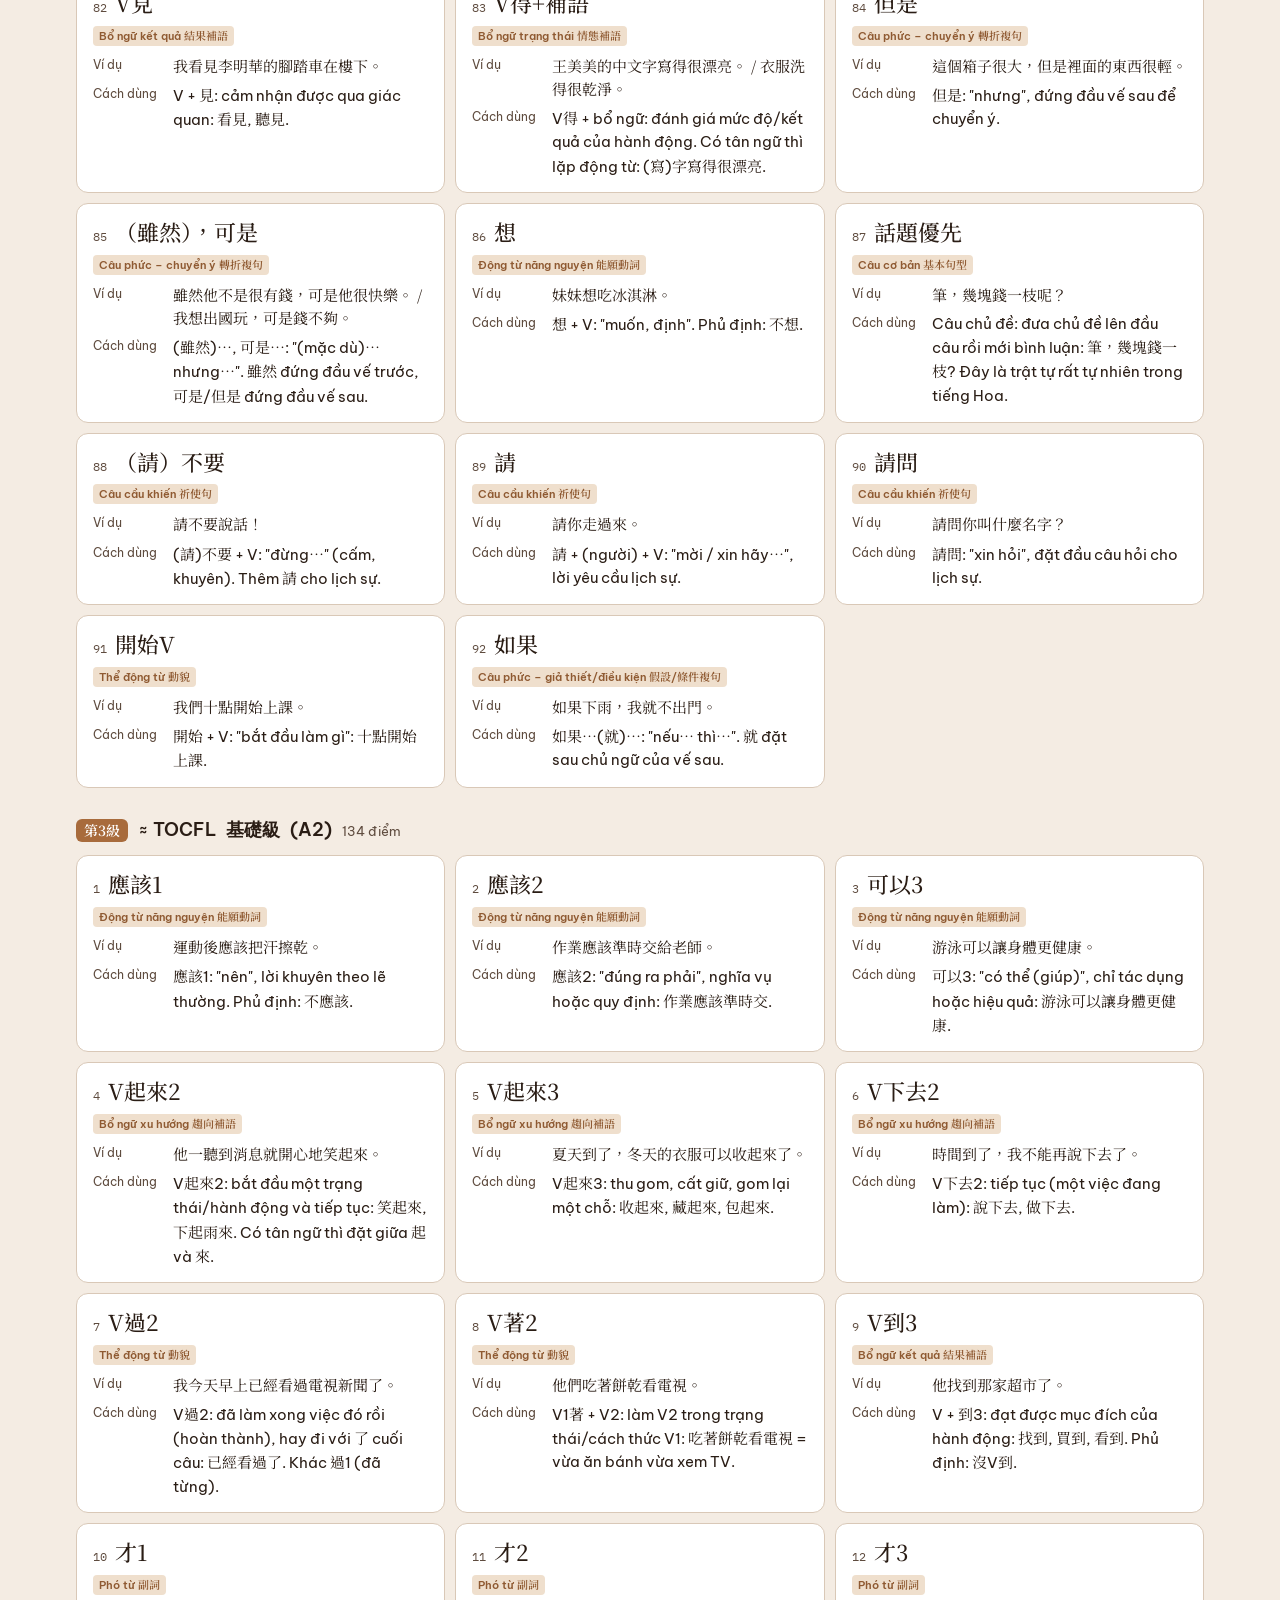
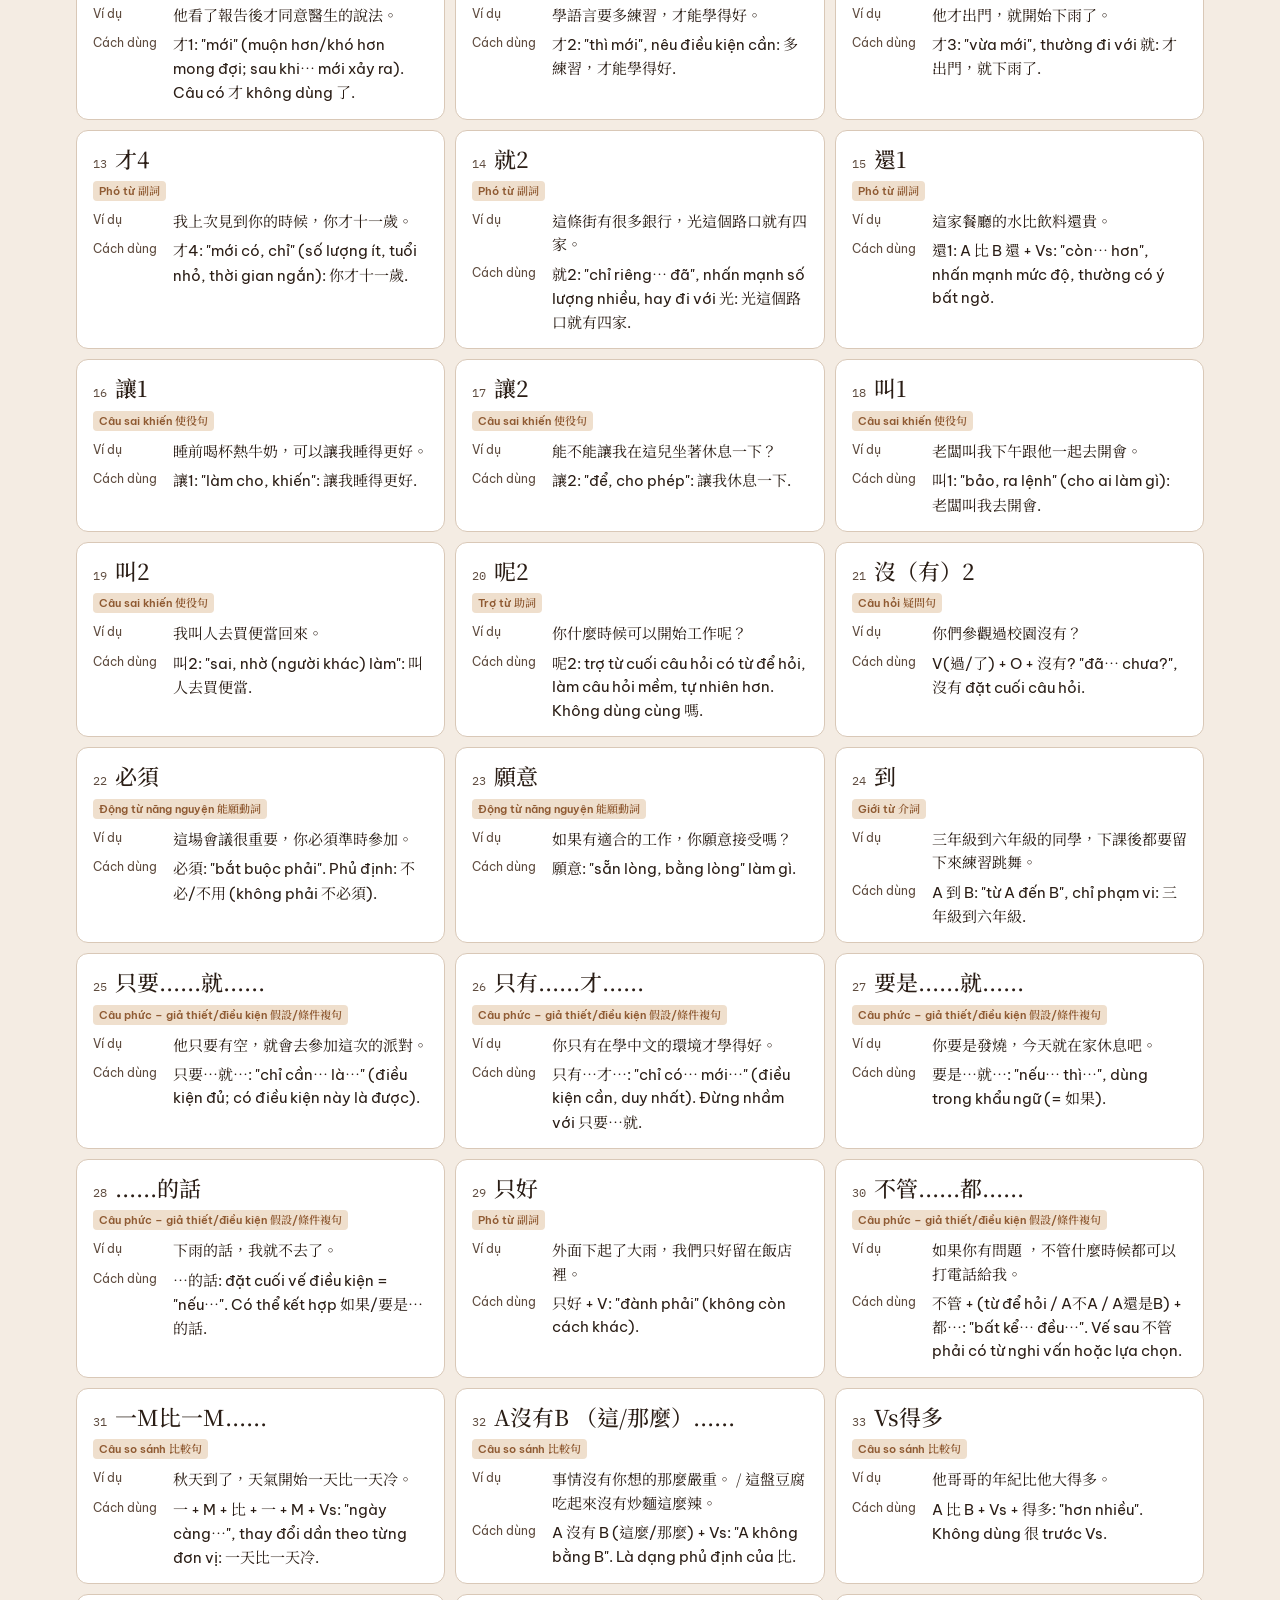
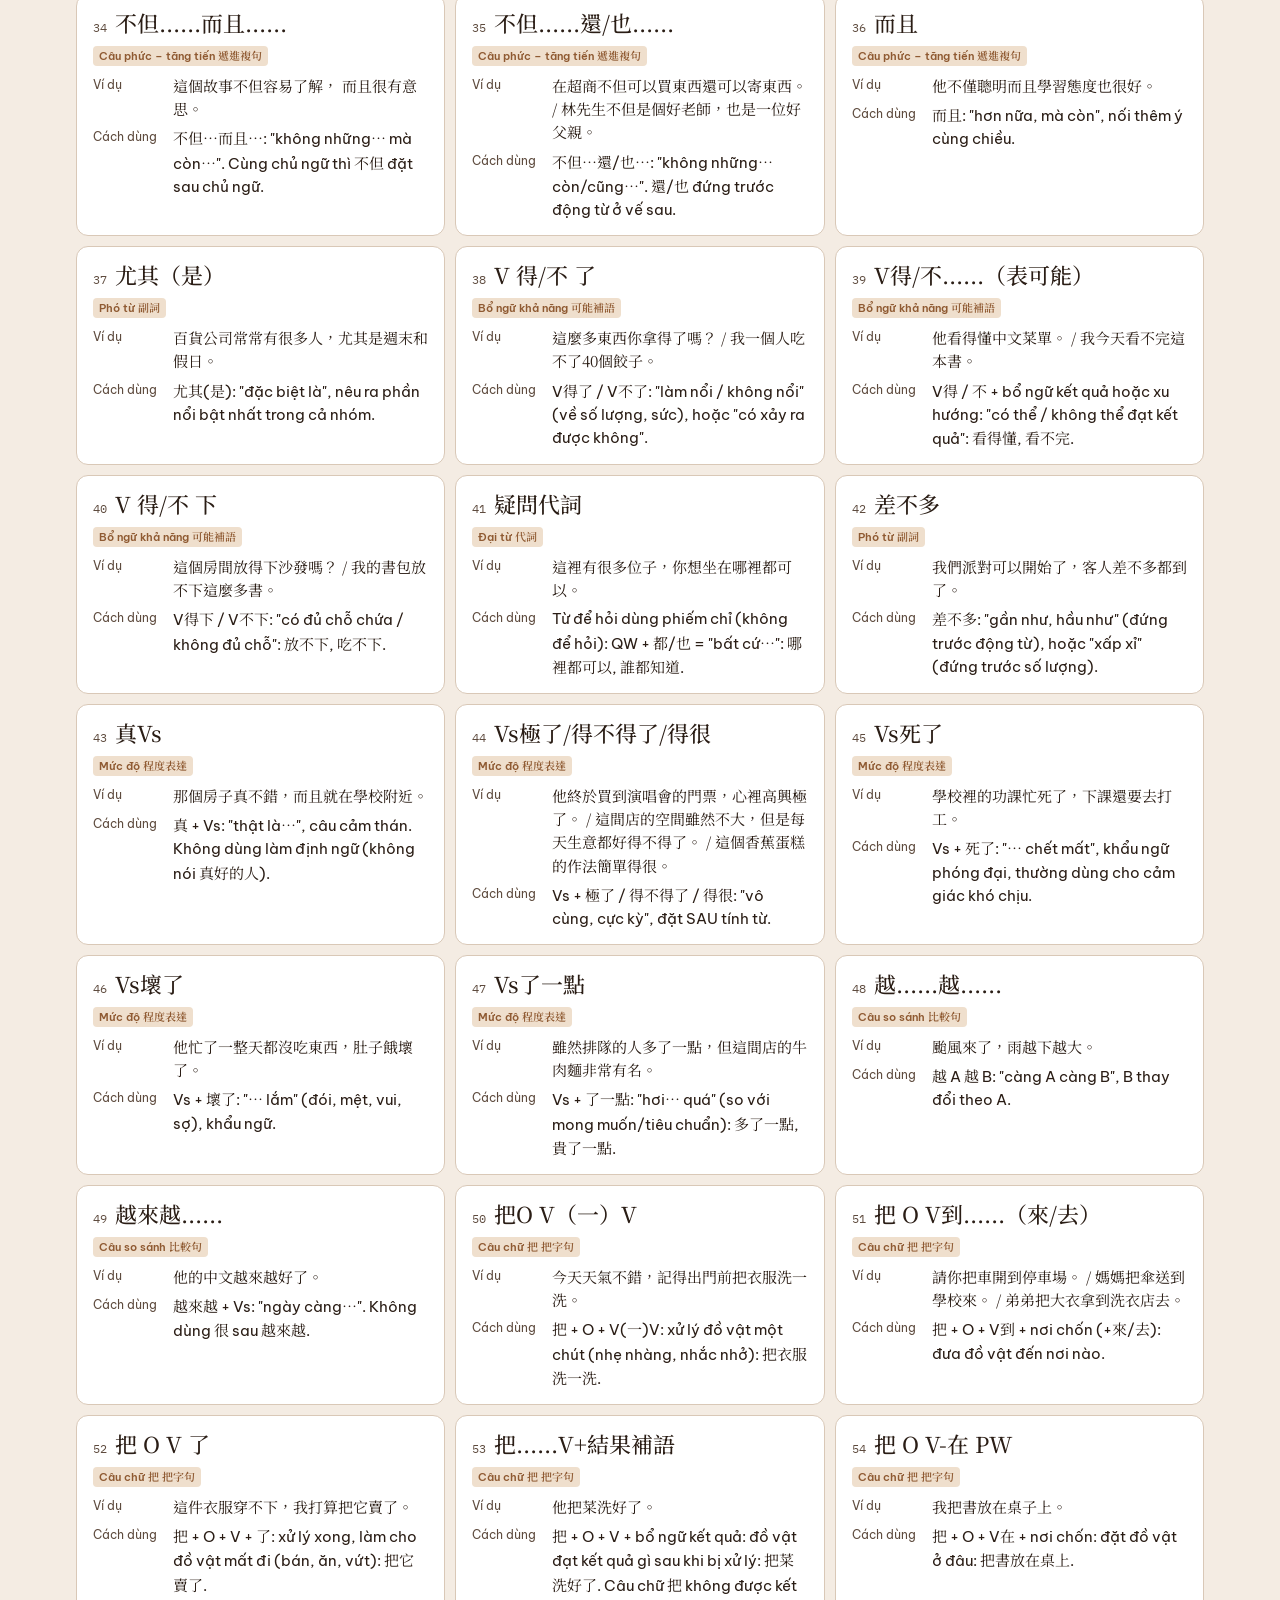
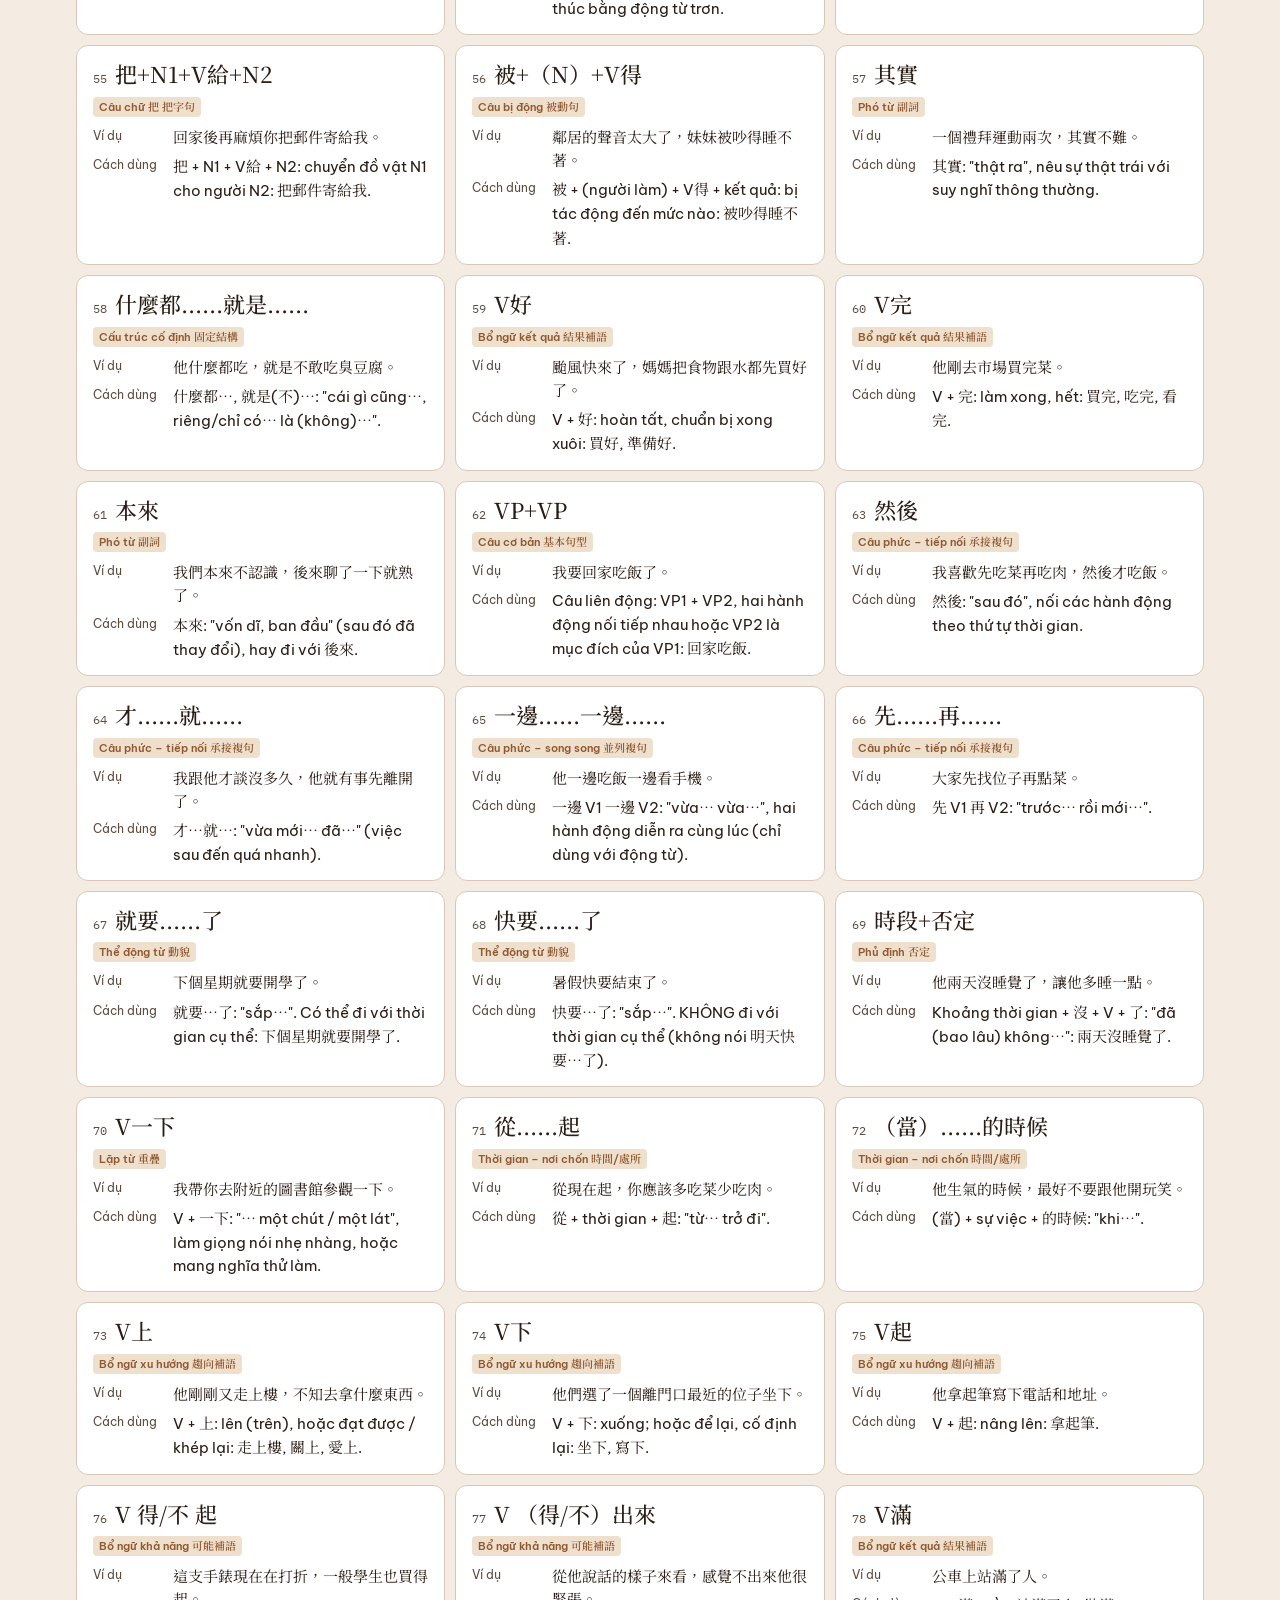
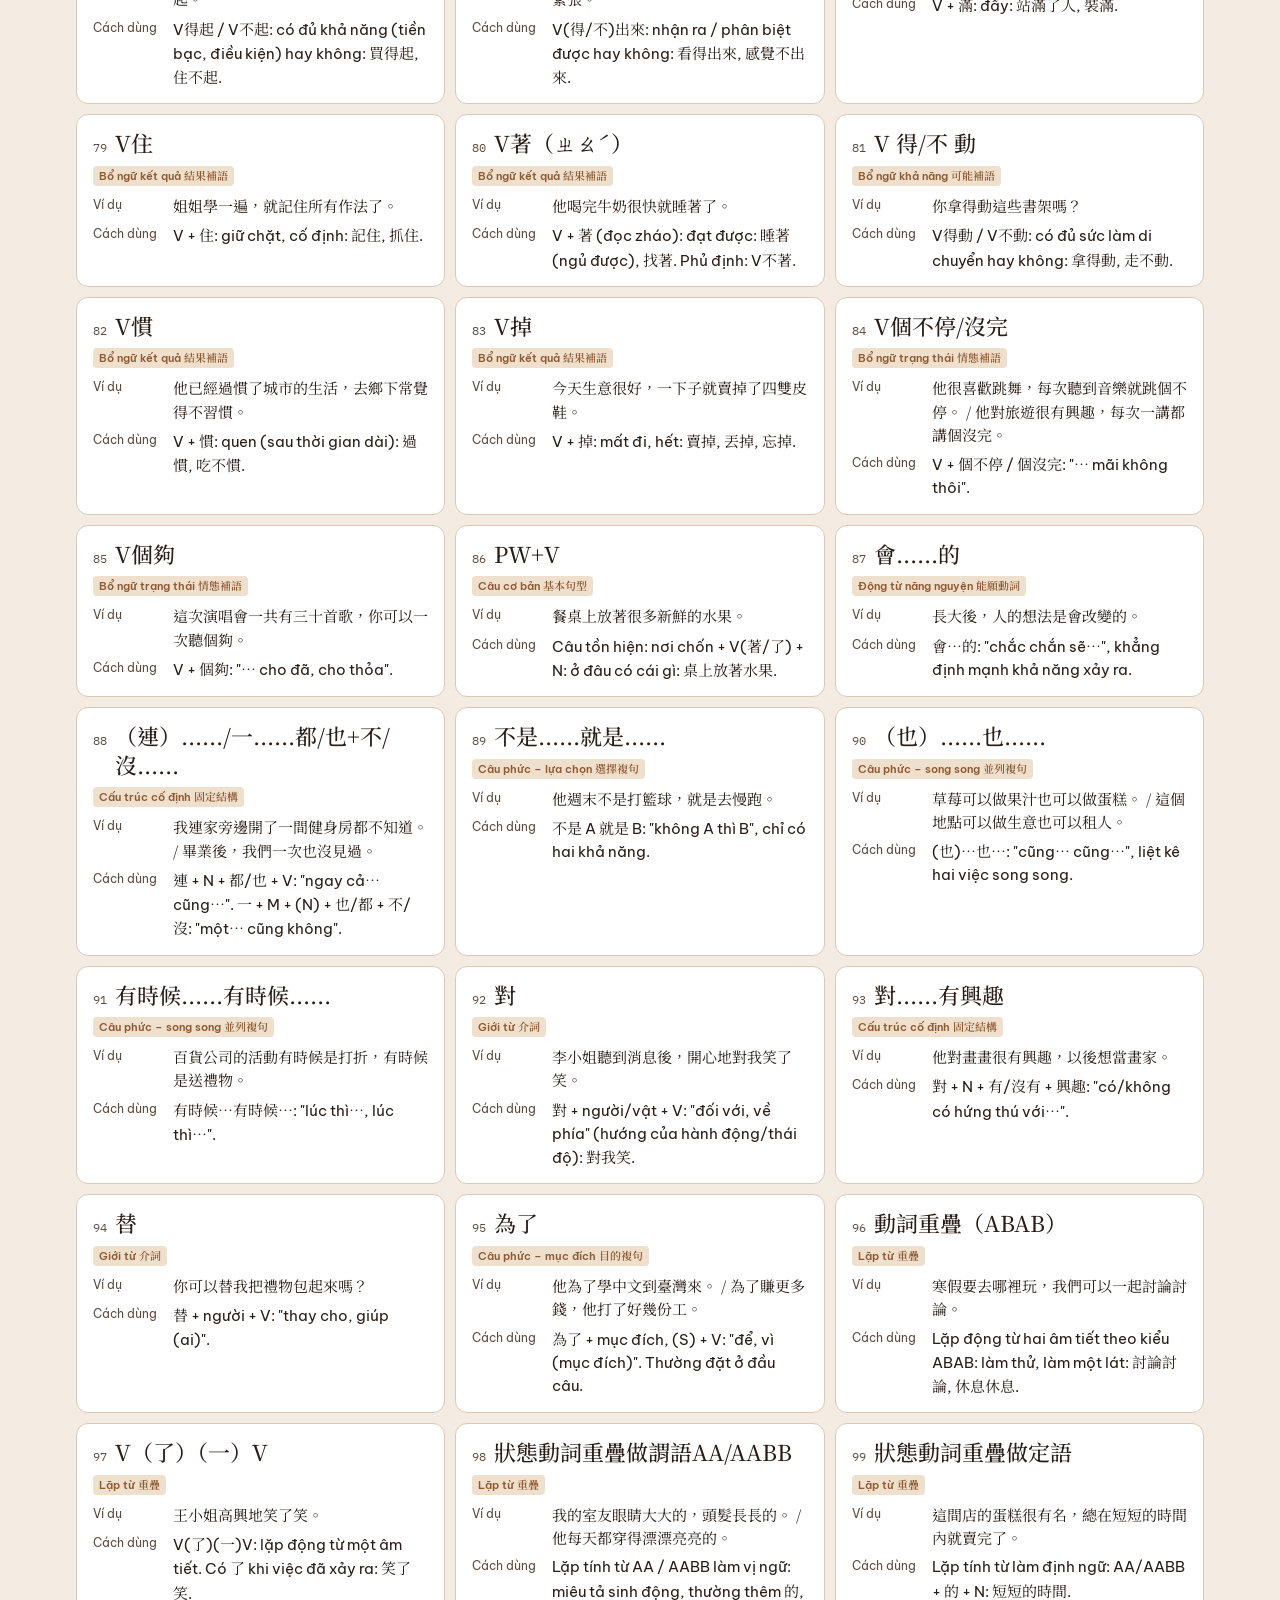
<file: tai-lieu/ngu-phap/index.html>
<!doctype html>
<html lang="vi">
<head>
<meta charset="utf-8">
<meta name="viewport" content="width=device-width,initial-scale=1,viewport-fit=cover">
<title>Ngữ pháp Tiếng Trung</title>
<meta name="description" content="496 điểm ngữ pháp tiếng Trung phồn thể theo 5 cấp, có ví dụ, phân loại và giải thích cách dùng bằng tiếng Việt.">
<link rel="stylesheet" href="../../assets/site.css">
<style>
/* Cùng bố cục với trang Kho thành ngữ: thanh tìm kiếm + lọc (dính trên cùng) → từng cấp là một lưới thẻ.
   Nội dung nằm ở data.js cùng thư mục. */
*{box-sizing:border-box}
body{margin:0;background:var(--bg);color:var(--ink);font-family:var(--f-ui);font-size:15px;line-height:1.55}
[hidden]{display:none!important}
.wrap{max-width:1160px;margin:0 auto;padding-inline:16px;padding-block:28px 0}
:focus-visible{outline:2px solid var(--brand);outline-offset:2px}

.crumb{font-size:13px;color:var(--muted);margin-bottom:10px}
.crumb a{color:var(--accent)}
.top{display:flex;flex-direction:column;gap:6px}
.eyebrow{font-size:12px;letter-spacing:.12em;text-transform:uppercase;color:var(--accent);font-weight:600}
h1{margin:0;font-family:var(--f-display);font-size:clamp(28px,4.5vw,40px);line-height:1.15;text-wrap:balance}
.lede{margin:0;color:var(--muted);max-width:66ch}
.dl{align-self:flex-start;margin-top:6px;display:inline-flex;align-items:center;gap:8px;padding:9px 16px;border-radius:8px;border:1px solid var(--line);background:var(--surface);color:var(--accent);font-weight:600;font-size:14px;text-decoration:none}
.dl:hover{background:var(--accent-soft)}

.bar{position:sticky;top:env(safe-area-inset-top,0px);z-index:5;background:var(--bg);padding-block:12px;margin-top:18px;border-bottom:1px solid var(--line);display:grid;gap:10px}
.row{display:flex;gap:8px;flex-wrap:wrap;align-items:center;min-width:0}
input[type=search],select{font:inherit;min-width:0;padding:10px 12px;border:1px solid var(--line);border-radius:10px;background:var(--surface);color:var(--ink)}
input[type=search]{flex:1 1 260px}
select{flex:0 1 260px}
.count{font-size:13px;color:var(--muted);font-variant-numeric:tabular-nums}
.chips{display:flex;gap:6px;overflow-x:auto;padding-bottom:2px;scrollbar-width:thin;min-width:0}
.chip{flex:none;font:inherit;font-size:13px;padding:5px 12px;border-radius:999px;border:1px solid var(--line);background:var(--surface);color:var(--ink);cursor:pointer;font-family:var(--f-zh)}
.chip[aria-pressed="true"]{background:var(--accent);border-color:var(--accent);color:#fff}

.group{margin-top:28px}
.group h2{margin:0 0 4px;font-size:18px;font-weight:600;display:flex;align-items:baseline;gap:10px;flex-wrap:wrap}
.group h2 .p{font-family:var(--f-zh);font-size:14px;color:#fff;background:var(--brand);border-radius:6px;padding:1px 8px}
.group h2 .n{font-size:13px;font-weight:400;color:var(--muted)}
.grid{display:grid;grid-template-columns:repeat(auto-fill,minmax(300px,1fr));gap:10px;margin-top:12px}
.item{background:var(--surface);border:1px solid var(--line);border-radius:12px;padding:14px 16px;display:flex;flex-direction:column;gap:8px;min-width:0}
.item .hd{display:flex;align-items:baseline;gap:8px;min-width:0}
.item .no{font-family:var(--f-num);font-size:12px;color:var(--muted);flex:none}
.item .zh{font-family:var(--f-zh);font-size:22px;line-height:1.3;font-weight:500;overflow-wrap:anywhere}
.item .tag{align-self:flex-start;font-size:11px;font-weight:600;color:var(--accent);background:var(--accent-soft);border-radius:4px;padding:1px 6px}
.item dl{margin:0;display:grid;gap:6px}
.item dl div{display:grid;grid-template-columns:minmax(0,72px) minmax(0,1fr);gap:8px}
.item dt{font-size:12px;color:var(--muted);padding-top:2px}
.item dd{margin:0;overflow-wrap:anywhere}
.item dd.ex{font-family:var(--f-zh);font-size:15px}
.item .zh2{font-family:var(--f-zh)}
.empty{padding:40px 0;color:var(--muted);text-align:center}
.note{margin:28px 0 0;font-size:13px;color:var(--muted);max-width:80ch}
@media (max-width:420px){.grid{grid-template-columns:minmax(0,1fr)}.item dl div{grid-template-columns:minmax(0,64px) minmax(0,1fr)}select{flex:1 1 100%}}
</style>
</head>
<body>
<main class="wrap">
  <div class="crumb"><a href="../">Tài liệu học tiếng Trung</a> / Ngữ pháp</div>
  <div class="top">
    <span class="eyebrow">Tài liệu học tiếng Trung</span>
    <h1>Ngữ pháp Tiếng Trung</h1>
    <p class="lede">496 điểm ngữ pháp chia theo 5 cấp, từ 第1級 đến 第5級. Mỗi điểm có câu ví dụ, nhóm ngữ pháp và giải thích cách dùng bằng tiếng Việt. Em có thể lọc theo cấp, theo nhóm (giới từ, bổ ngữ, câu phức…), hoặc gõ để tìm.</p>
    <a class="dl" href="ngu-phap-tieng-trung.docx" download data-need-login>Tải bản Word để in</a>
  </div>

  <div class="bar">
    <div class="row">
      <input type="search" id="q" placeholder="Tìm điểm ngữ pháp, ví dụ hoặc nghĩa tiếng Việt…" aria-label="Tìm kiếm" autocomplete="off">
      <select id="nhom" aria-label="Lọc theo nhóm ngữ pháp"></select>
      <span class="count" id="count" aria-live="polite"></span>
    </div>
    <div class="chips" id="chips" role="group" aria-label="Lọc theo cấp"></div>
  </div>

  <div id="list"></div>
  <p class="empty" id="empty" hidden>Không tìm thấy điểm ngữ pháp nào. Em thử gõ từ khác, hoặc chọn "Tất cả nhóm".</p>
  <p class="note">Cấp TOCFL ghi cạnh mỗi 級 chỉ là tương ứng gần đúng giữa TBCL và TOCFL.</p>
</main>

<script src="data.js"></script>
<script>
(function () {
  var CAP = window.NP_CAP, NHOM = window.NP_NHOM;
  function plain(s) {
    return String(s).toLowerCase().normalize("NFD").replace(/[̀-ͯ]/g, "").replace(/đ/g, "d").replace(/\s+/g, " ");
  }
  var items = window.NP_RAW.trim().split("\n").map(function (line) {
    var c = line.split("|");
    return { lv: c[0], no: c[1], name: c[2], ex: c[3], g: c[4], vi: c[5], key: plain(c.slice(2).join(" ") + " " + (NHOM[c[4]] || "")) };
  }).filter(function (it) { return CAP[it.lv]; });

  function esc(s) { return String(s).replace(/[&<>"]/g, function (ch) { return { "&": "&amp;", "<": "&lt;", ">": "&gt;", '"': "&quot;" }[ch]; }); }
  function mix(s) {
    return esc(s).replace(/[㐀-鿿（），、。；：？！「」《》…]+/g, function (m) { return '<span class="zh2" lang="zh-Hant">' + m + "</span>"; });
  }
  function card(it) {
    return '<article class="item">' +
      '<div class="hd"><span class="no">' + esc(it.no) + '</span><span class="zh" lang="zh-Hant">' + esc(it.name) + "</span></div>" +
      '<span class="tag">' + mix(NHOM[it.g] || it.g) + "</span>" +
      "<dl>" +
      '<div><dt>Ví dụ</dt><dd class="ex" lang="zh-Hant">' + esc(it.ex) + "</dd></div>" +
      "<div><dt>Cách dùng</dt><dd>" + mix(it.vi) + "</dd></div>" +
      "</dl></article>";
  }

  // Lọc theo cấp
  var cap = "all";
  var chipsBox = document.getElementById("chips");
  chipsBox.innerHTML = [["all", "Tất cả cấp"]].concat(Object.keys(CAP).map(function (k) { return [k, CAP[k][0]]; }))
    .map(function (p) { return '<button type="button" class="chip" data-c="' + p[0] + '" aria-pressed="' + (p[0] === cap) + '">' + esc(p[1]) + "</button>"; }).join("");
  chipsBox.addEventListener("click", function (e) {
    var b = e.target.closest(".chip");
    if (!b) return;
    cap = b.getAttribute("data-c");
    chipsBox.querySelectorAll(".chip").forEach(function (x) { x.setAttribute("aria-pressed", x === b); });
    draw();
  });

  // Lọc theo nhóm
  var sel = document.getElementById("nhom");
  sel.innerHTML = '<option value="">Tất cả nhóm</option>' + Object.keys(NHOM).map(function (k) {
    return '<option value="' + k + '">' + esc(NHOM[k]) + "</option>";
  }).join("");
  sel.addEventListener("change", draw);

  var q = document.getElementById("q");
  q.addEventListener("input", draw);

  function draw() {
    var words = plain(q.value).trim().split(" ").filter(Boolean);
    var g = sel.value, html = "", total = 0;
    Object.keys(CAP).forEach(function (lv) {
      if (cap !== "all" && cap !== lv) return;
      var hits = items.filter(function (it) {
        return it.lv === lv && (!g || it.g === g) && words.every(function (w) { return it.key.indexOf(w) !== -1; });
      });
      if (!hits.length) return;
      total += hits.length;
      html += '<section class="group"><h2><span class="p">' + esc(CAP[lv][0]) + "</span>" + mix(CAP[lv][1]) +
        '<span class="n">' + hits.length + " điểm</span></h2>" +
        '<div class="grid">' + hits.map(card).join("") + "</div></section>";
    });
    document.getElementById("list").innerHTML = html;
    document.getElementById("empty").hidden = total > 0;
    document.getElementById("count").textContent = total + " điểm";
  }
  draw();
})();
</script>
<script src="../../assets/site.js" data-page="tai-lieu"></script>
</body>
</html>
</file>
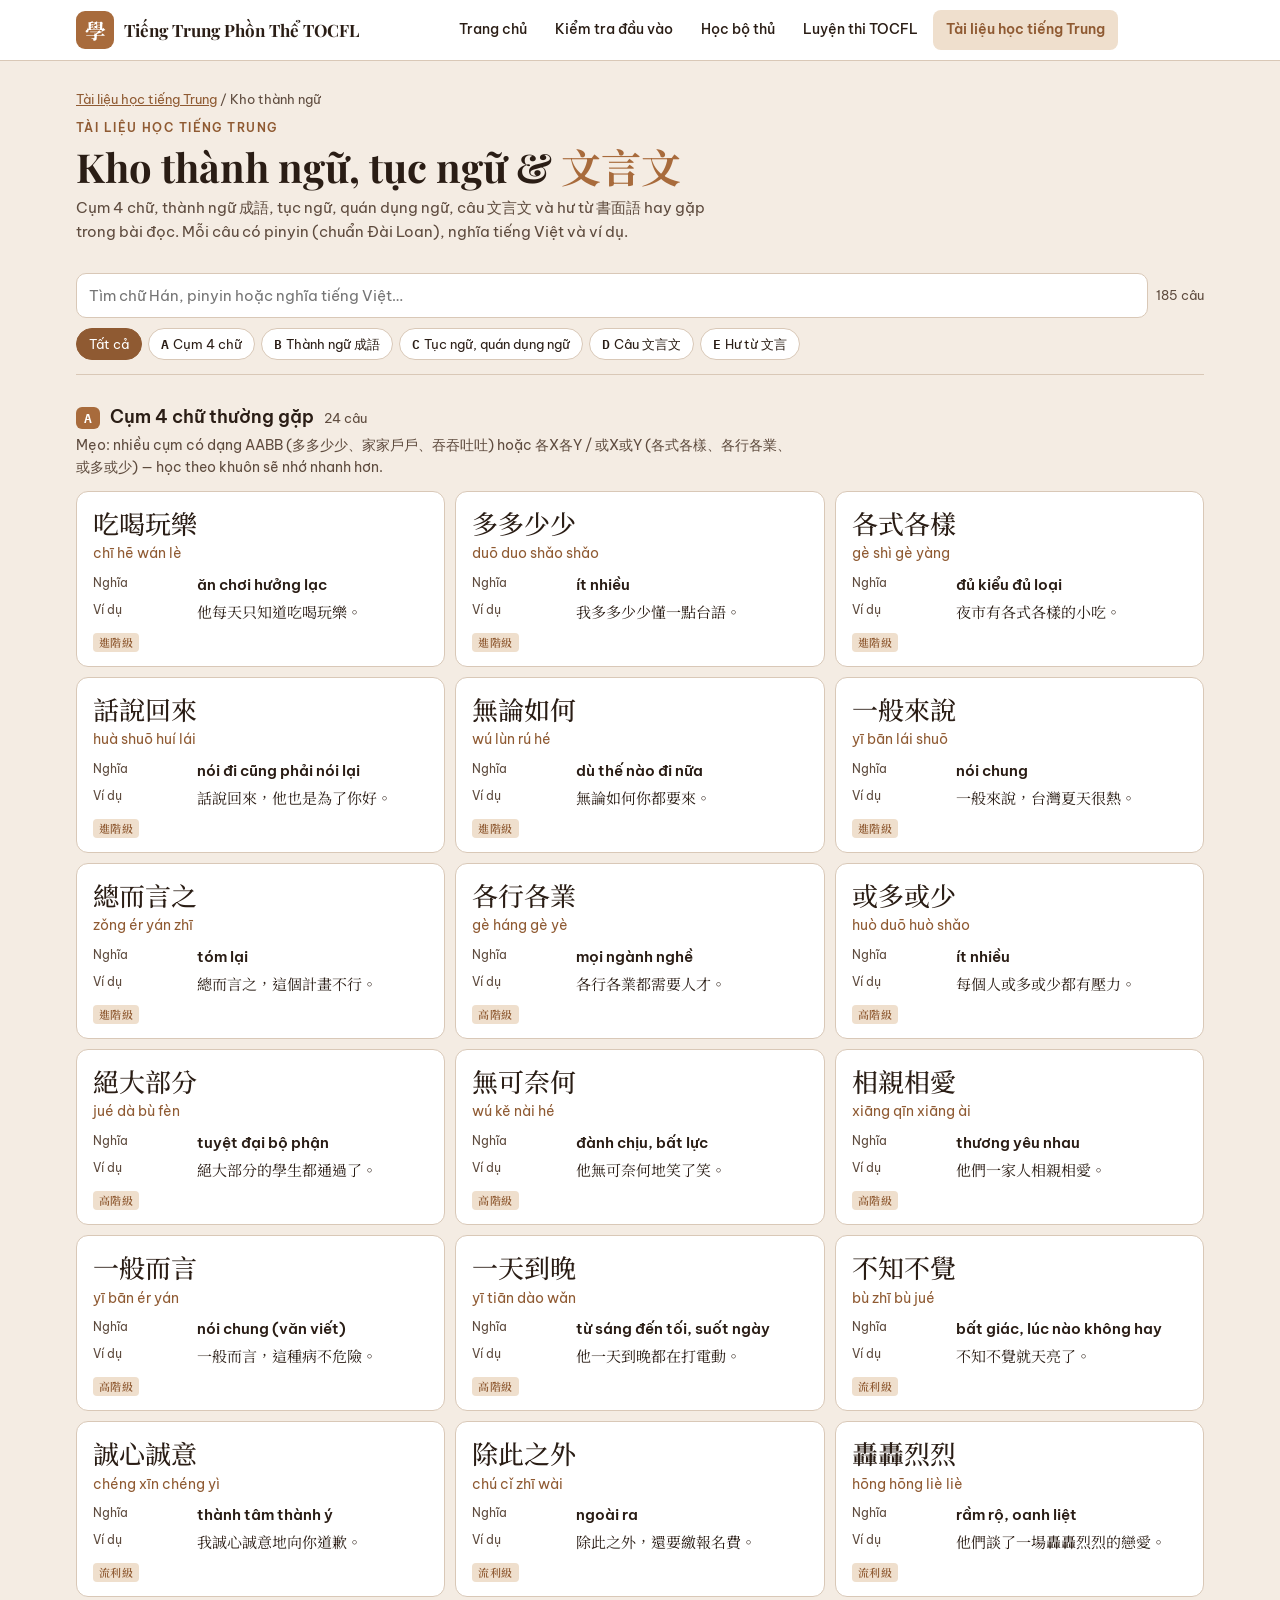
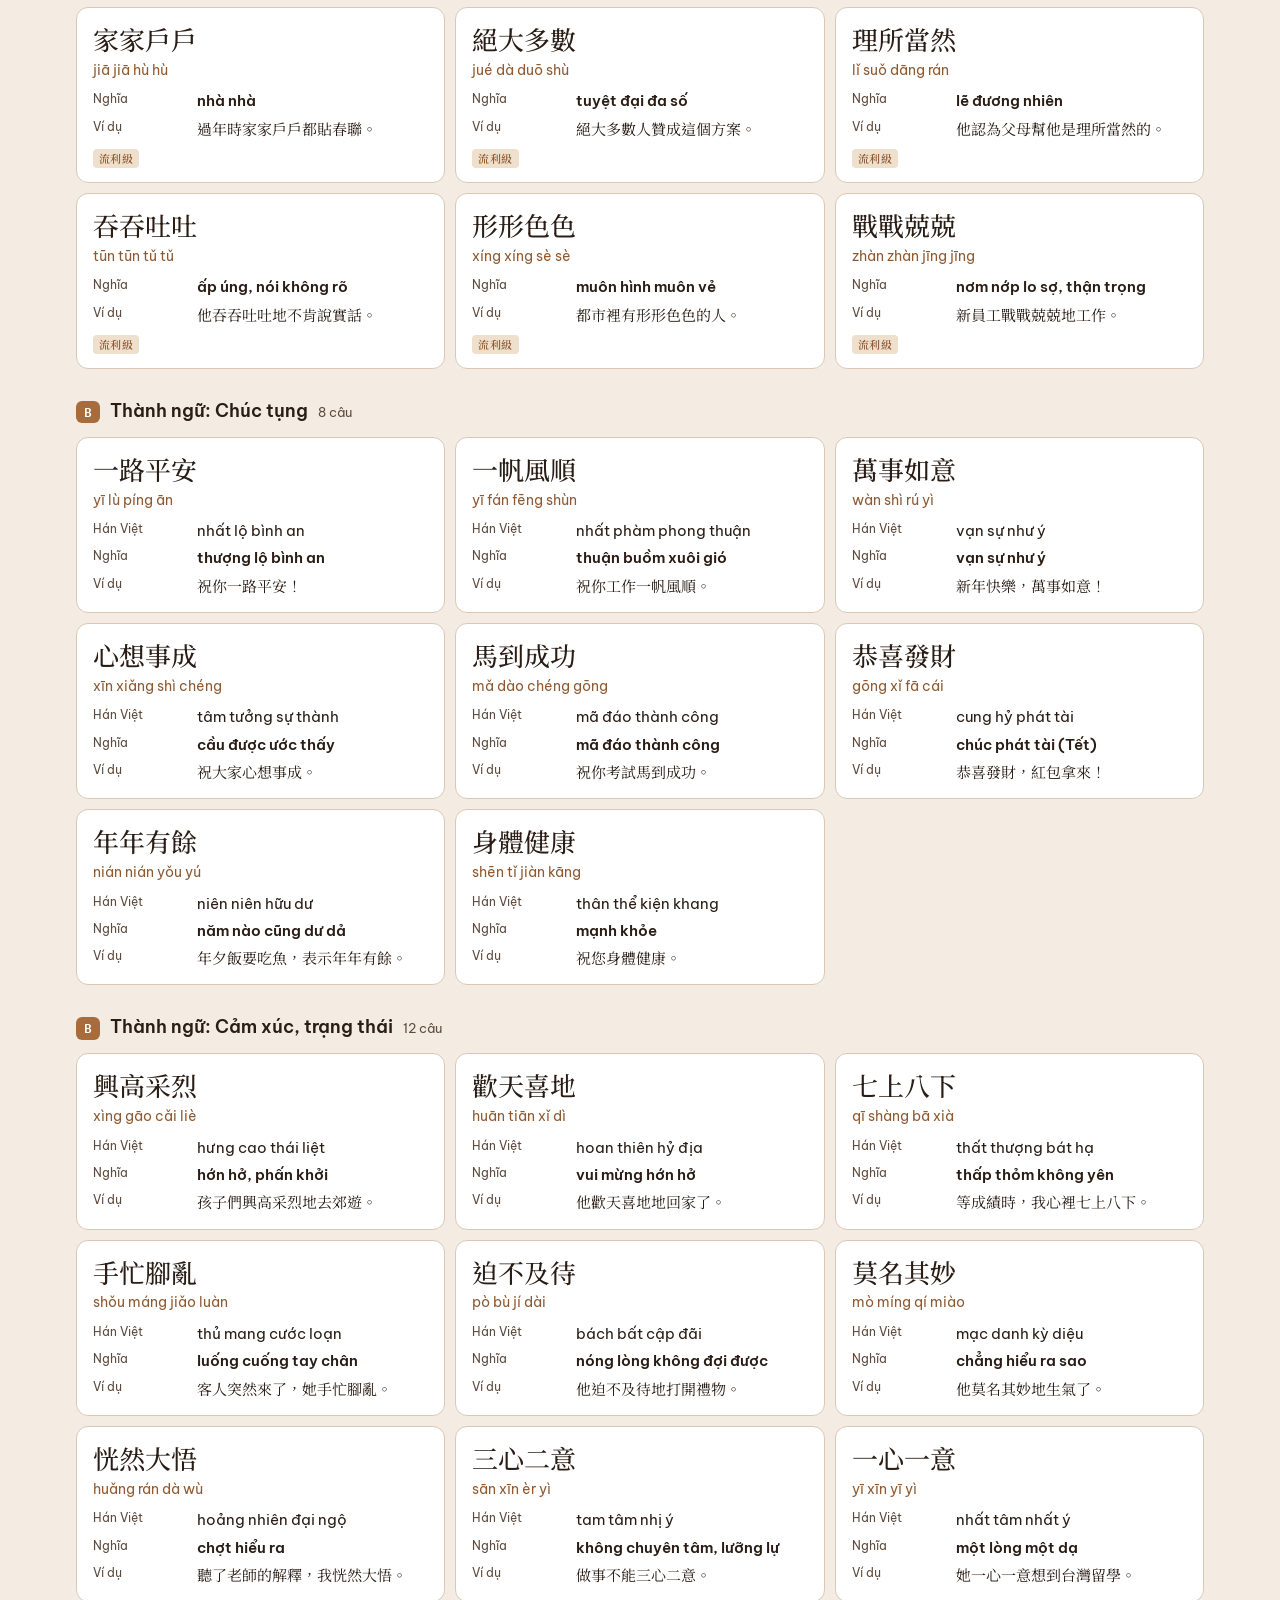
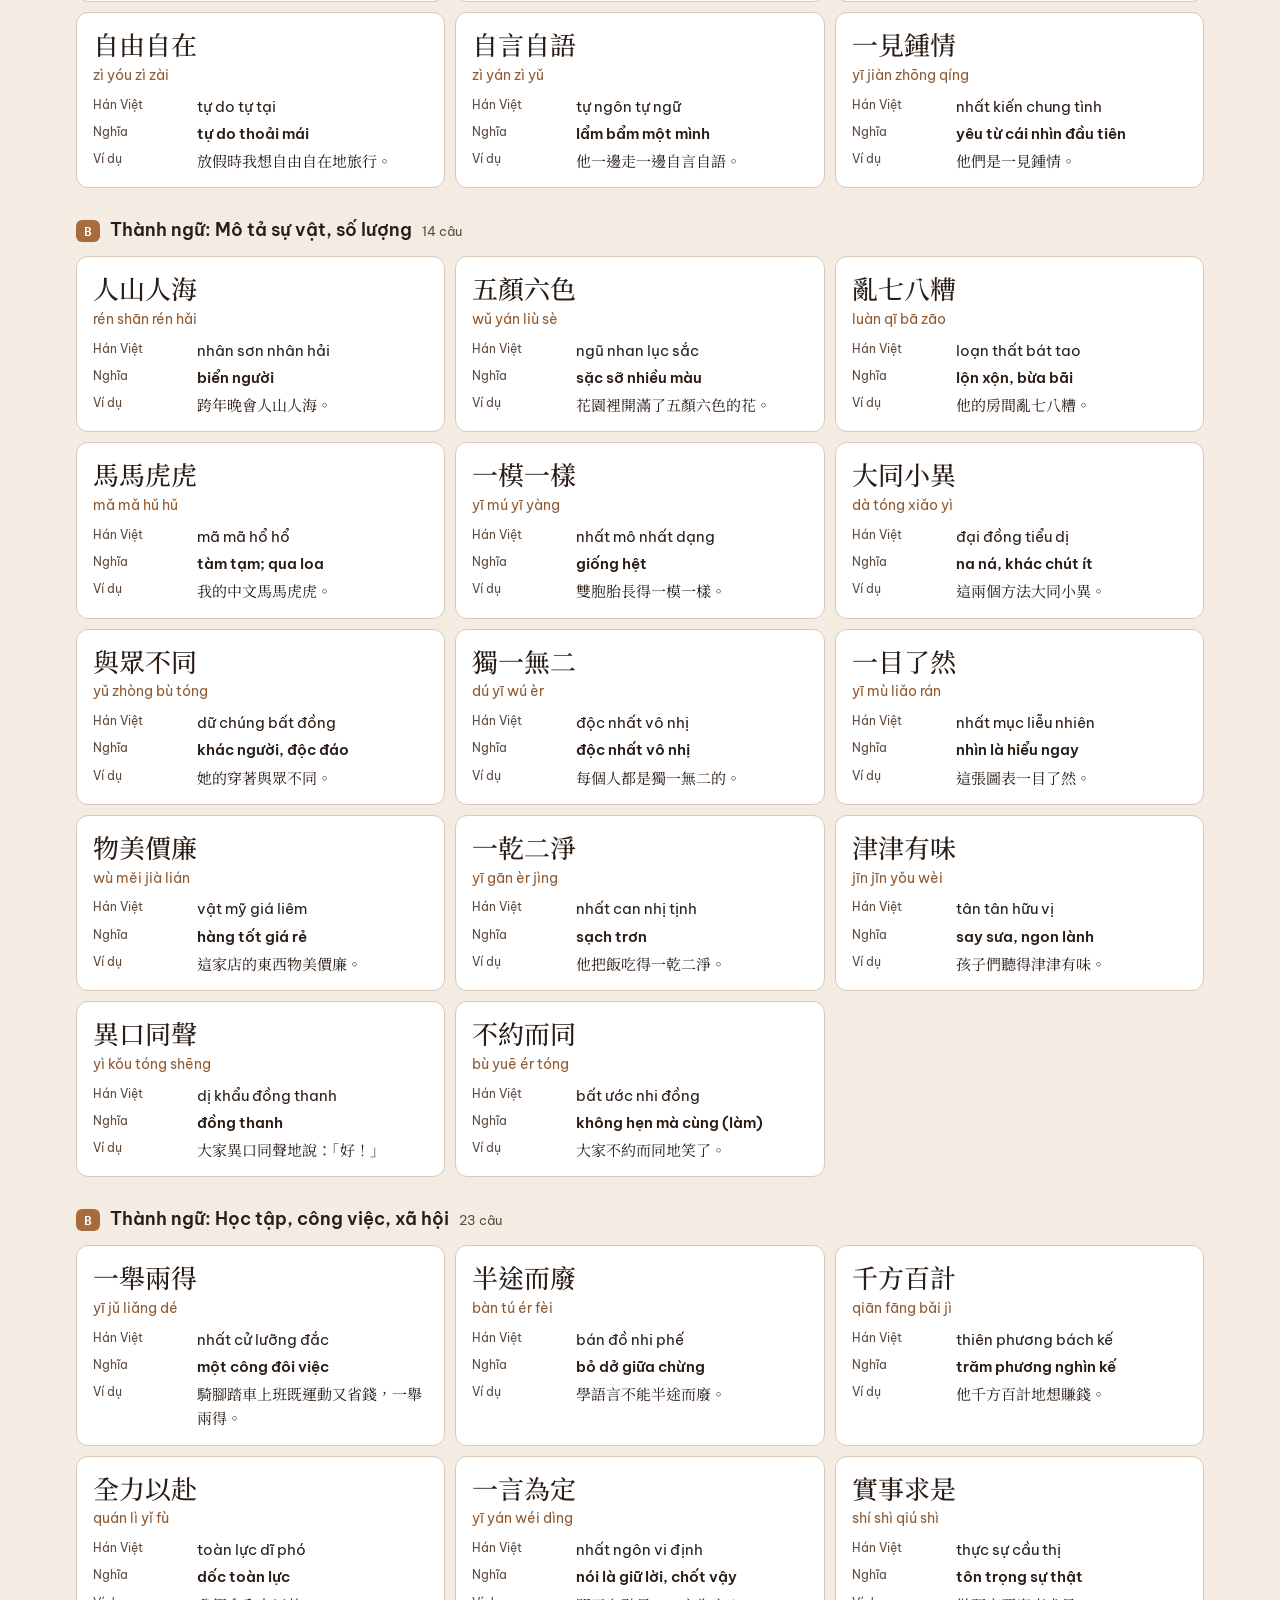
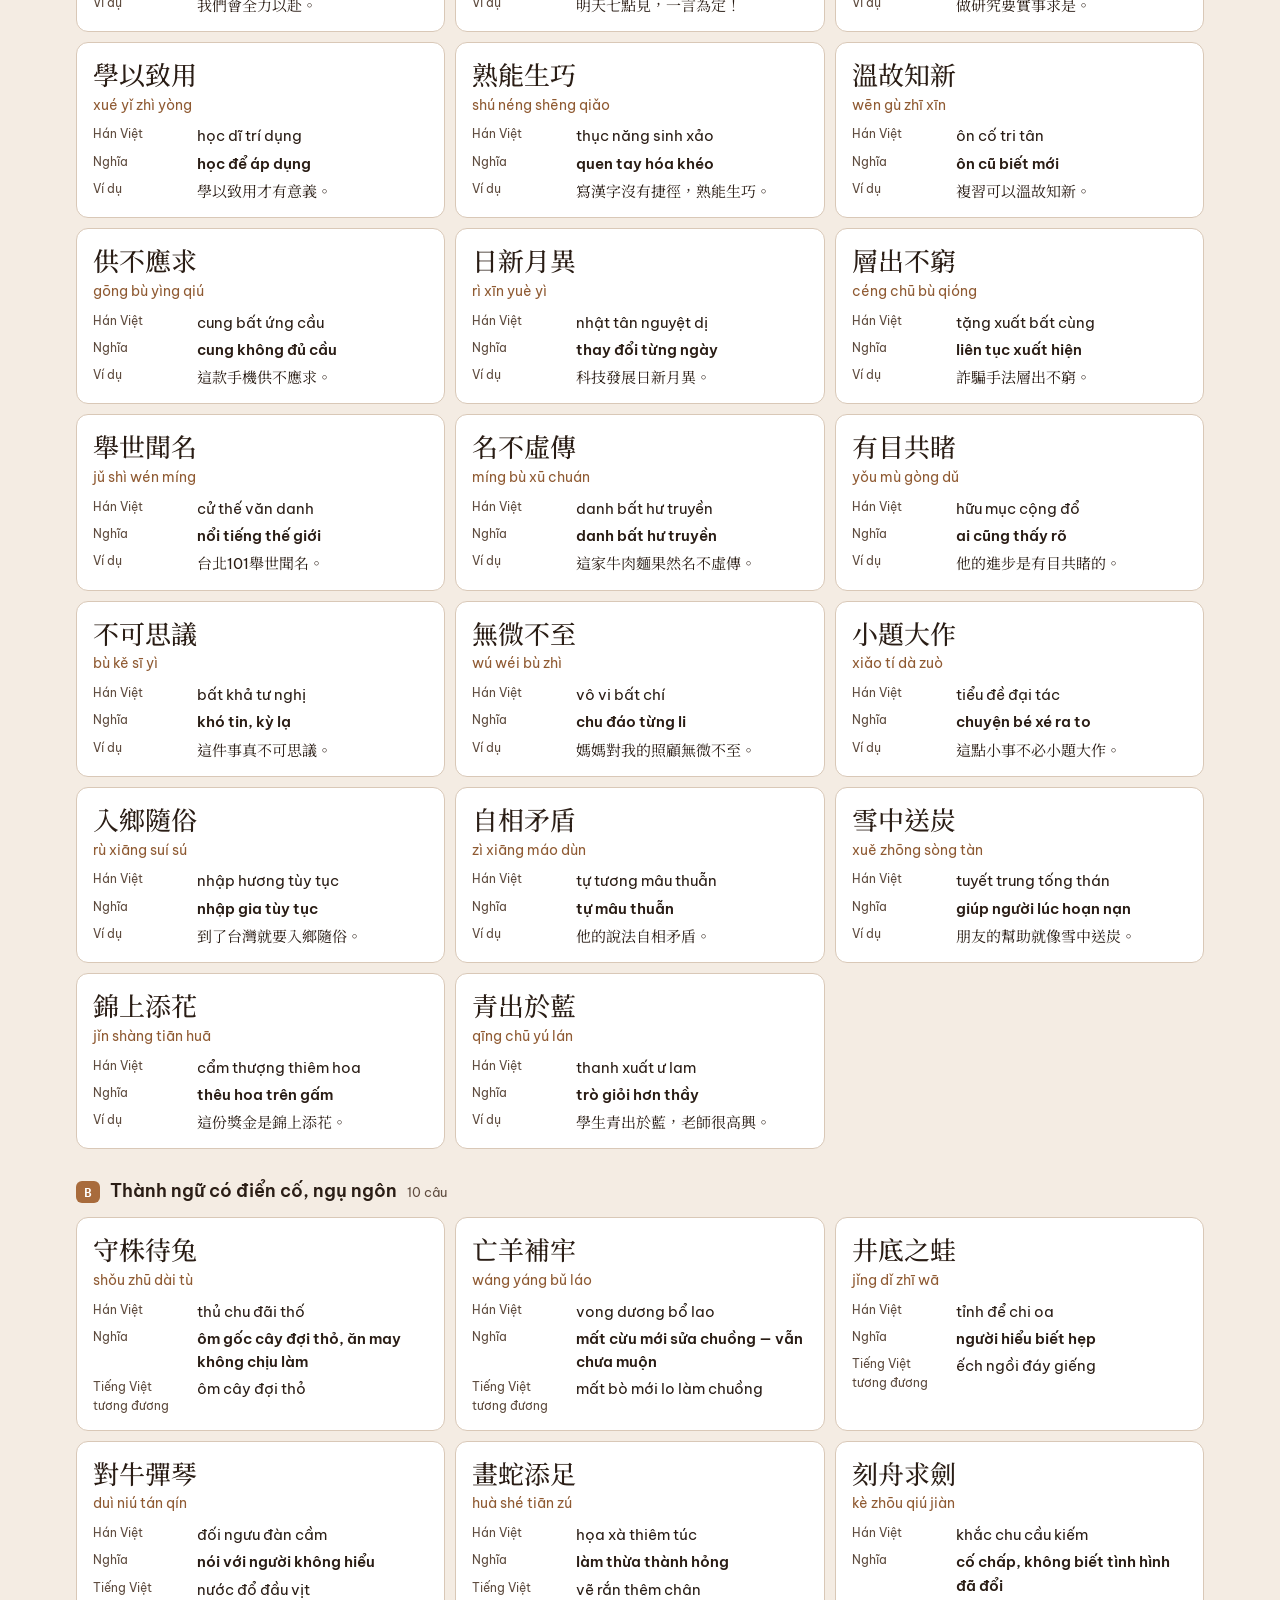
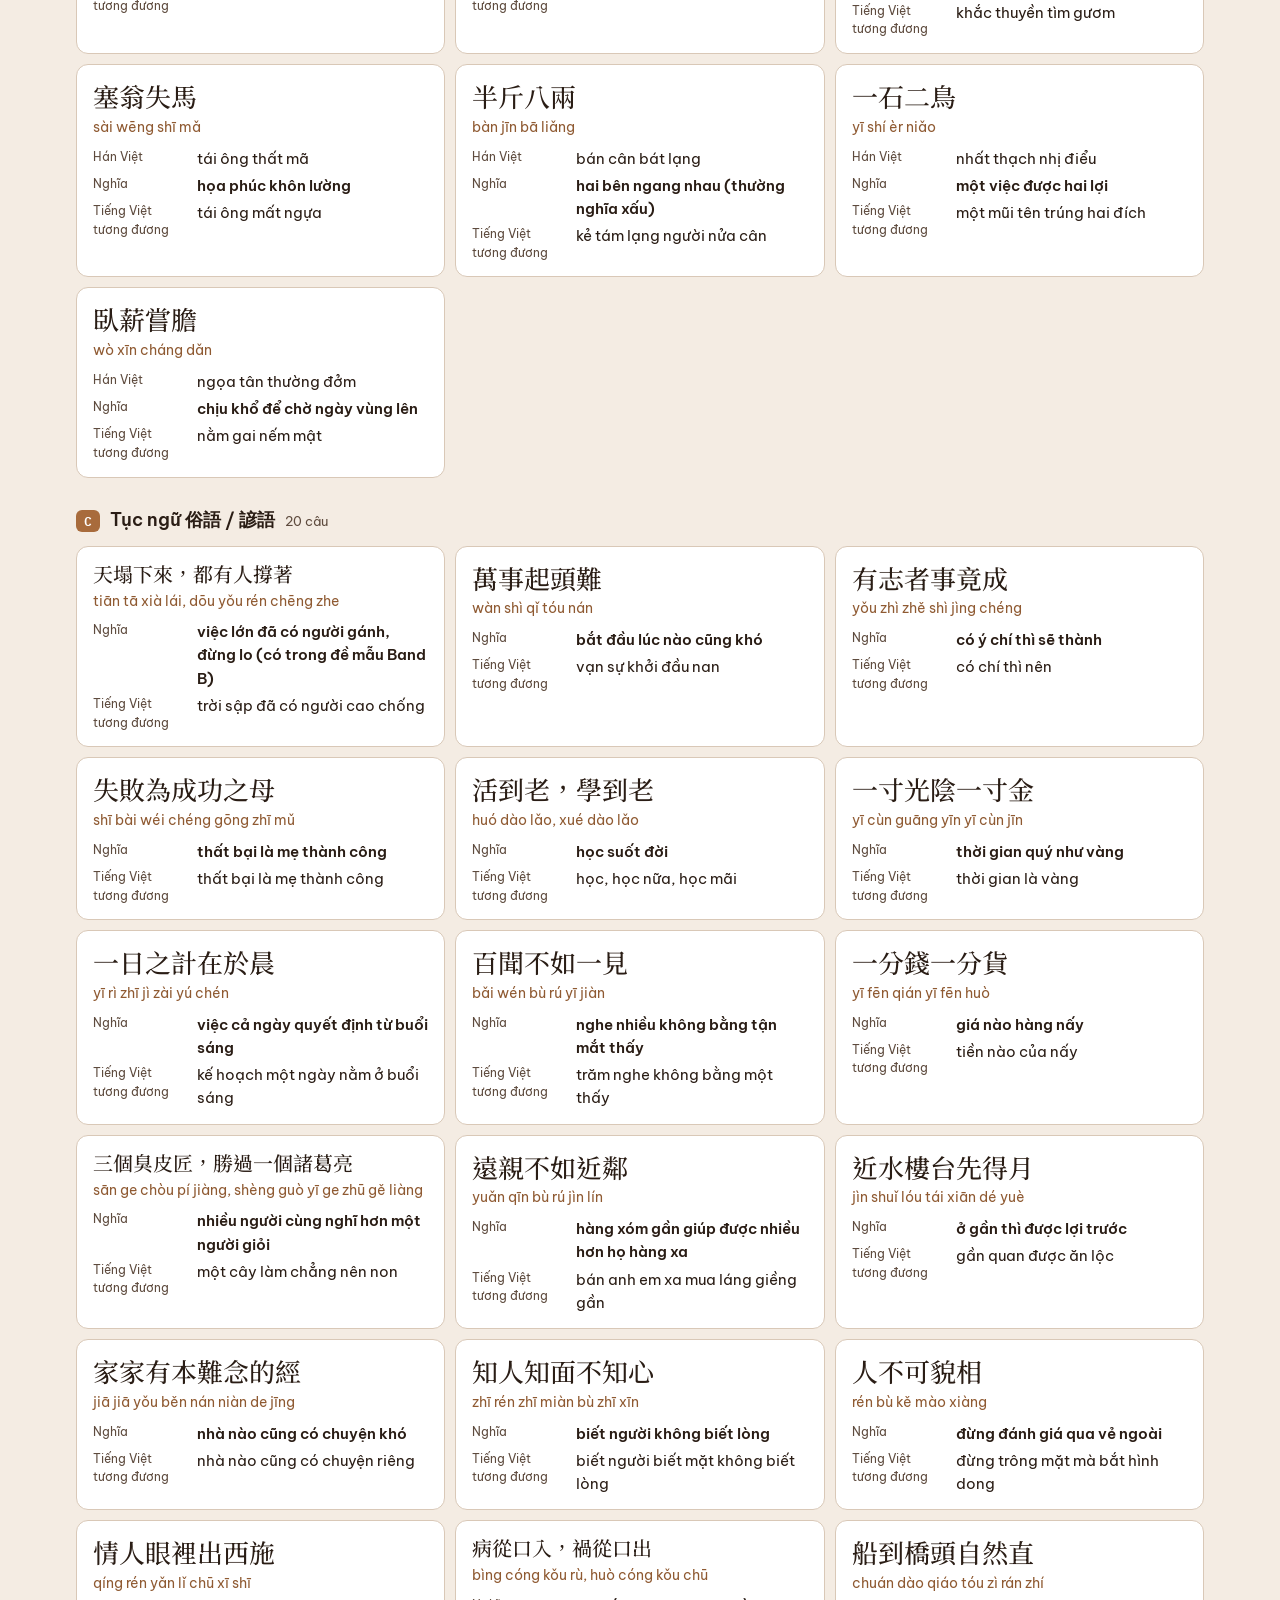
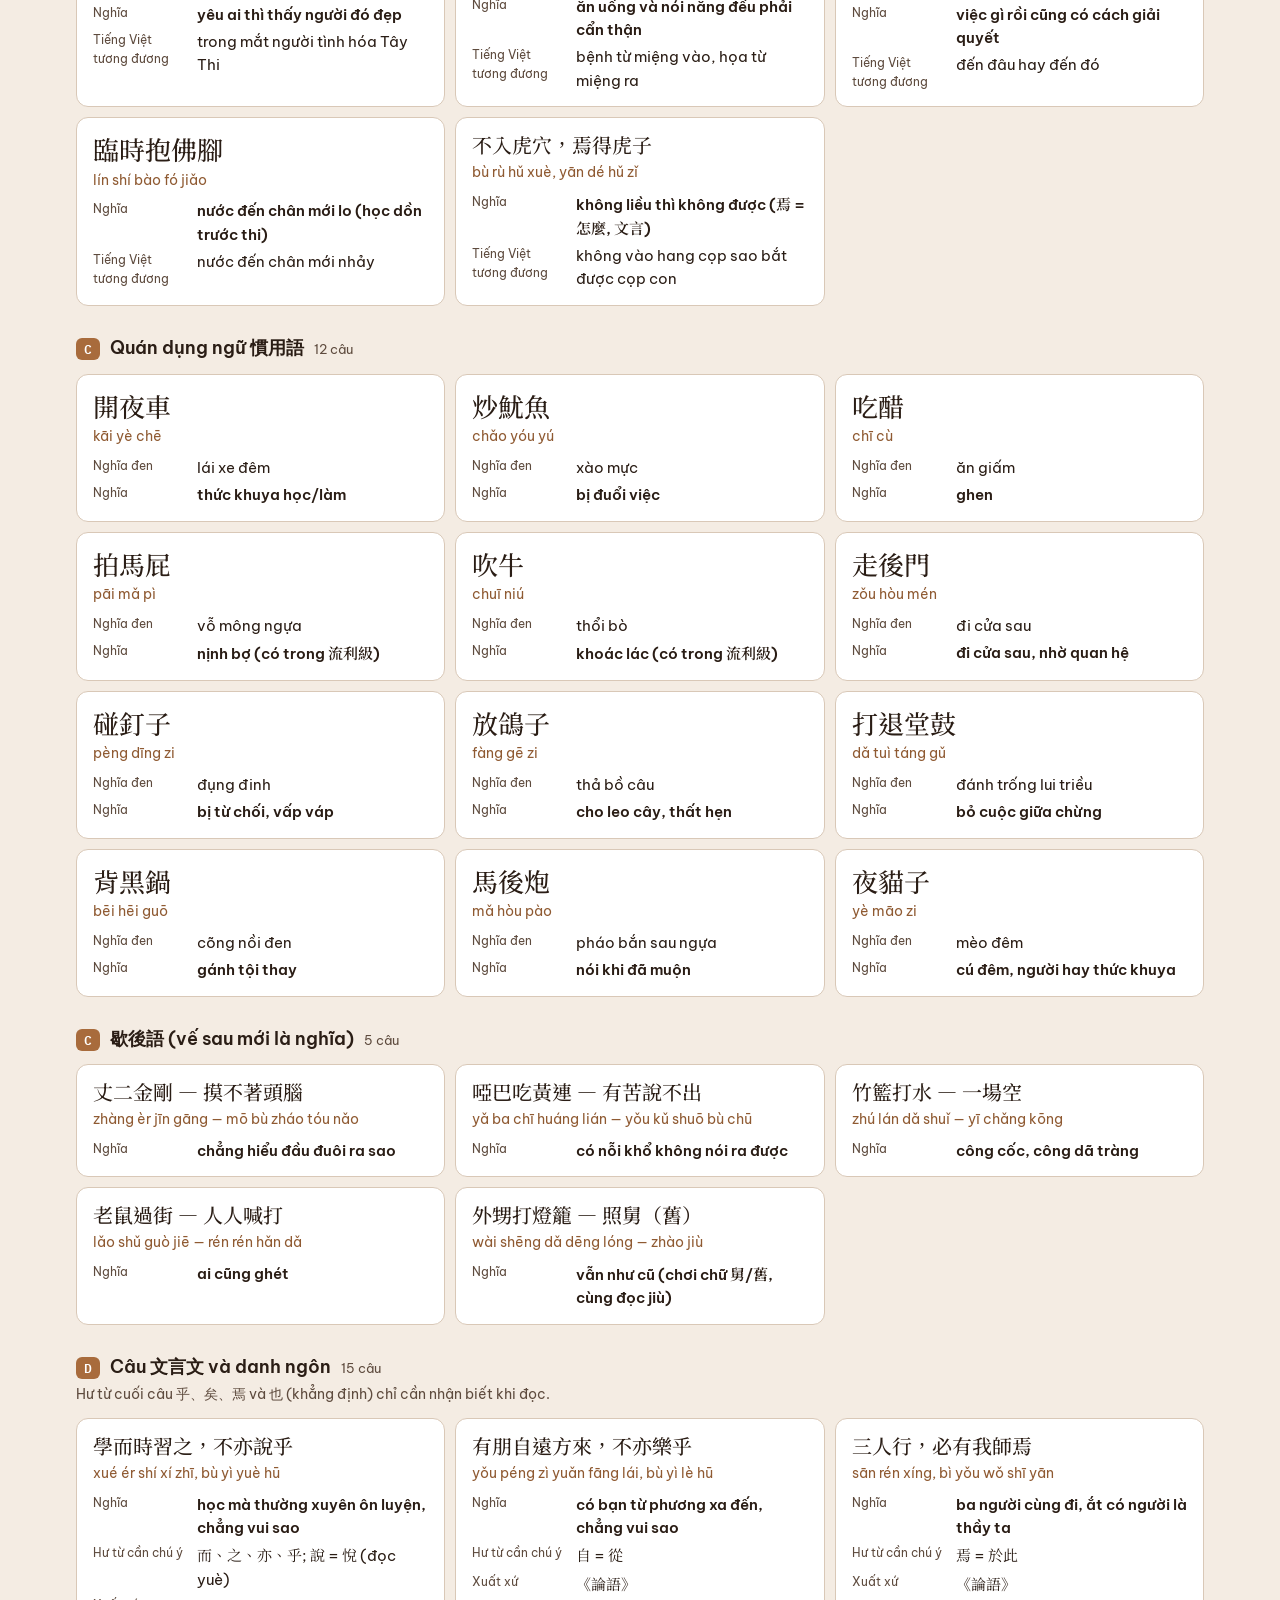
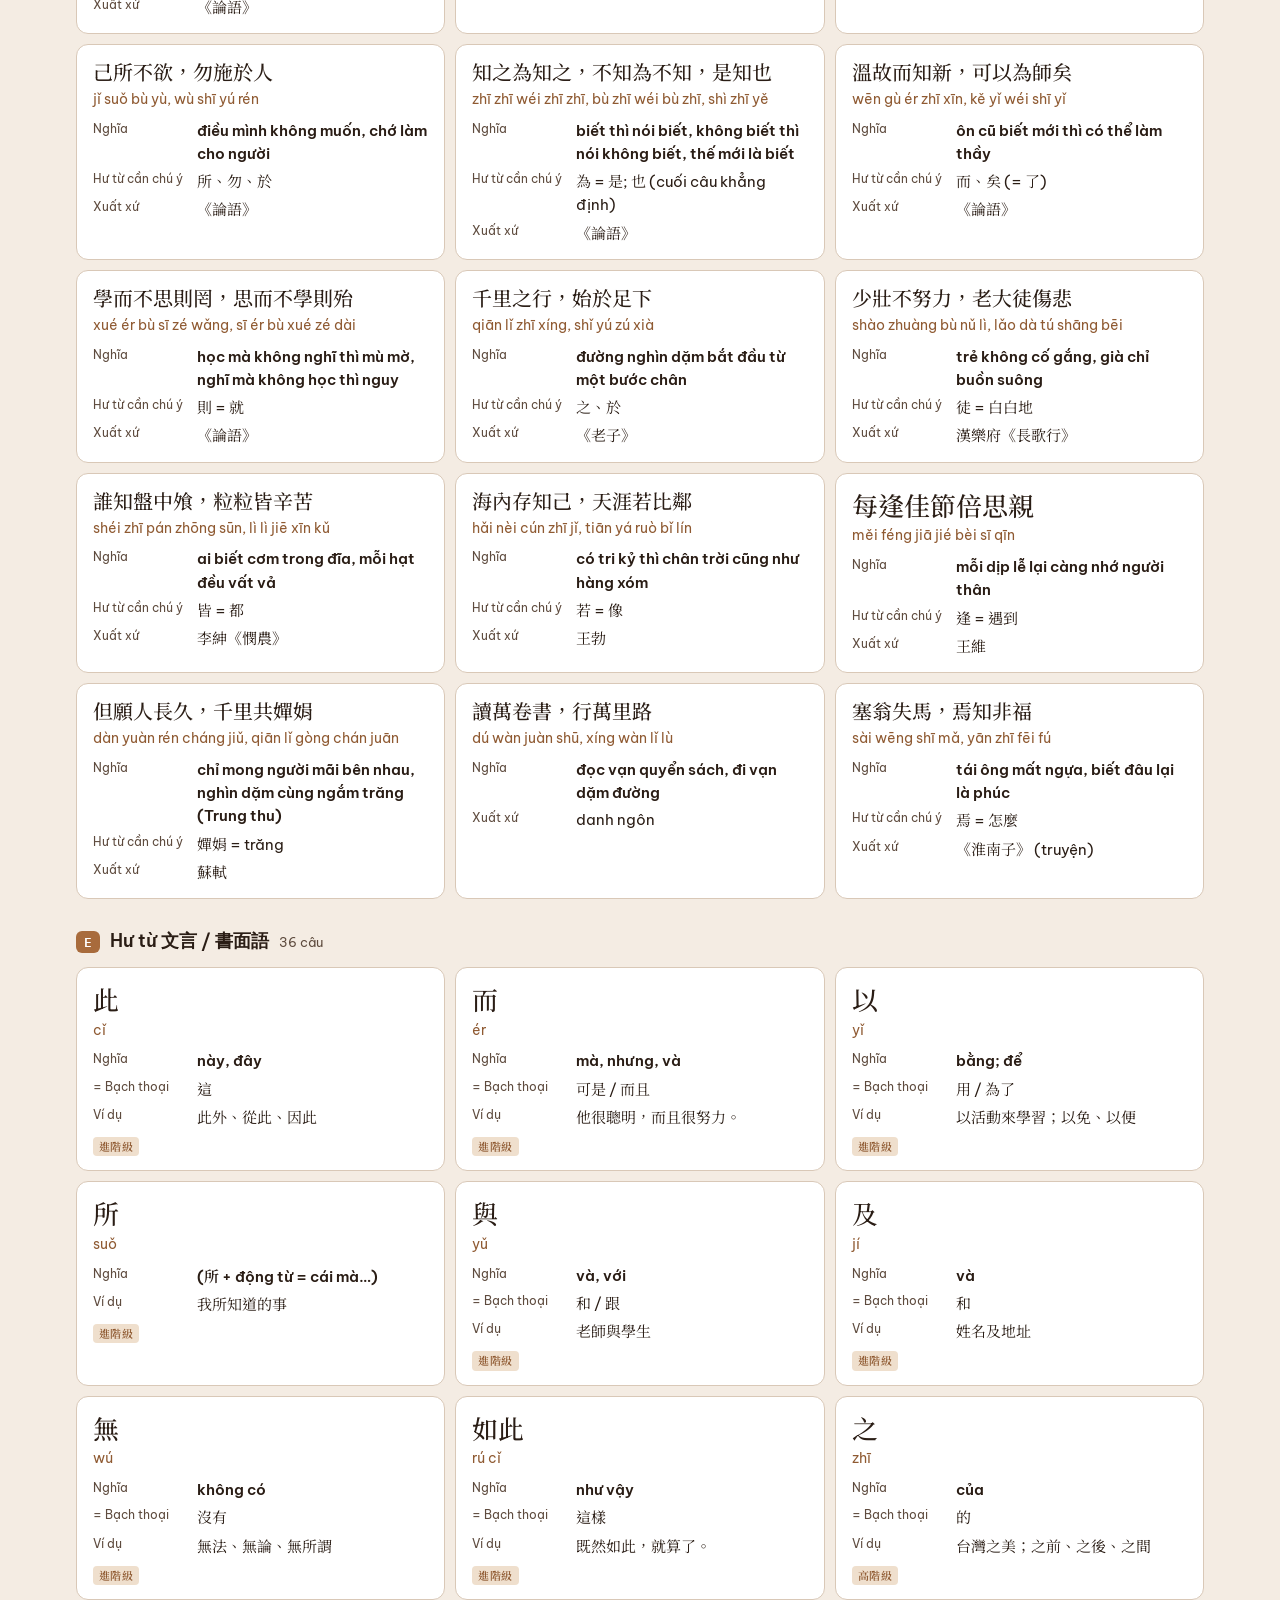
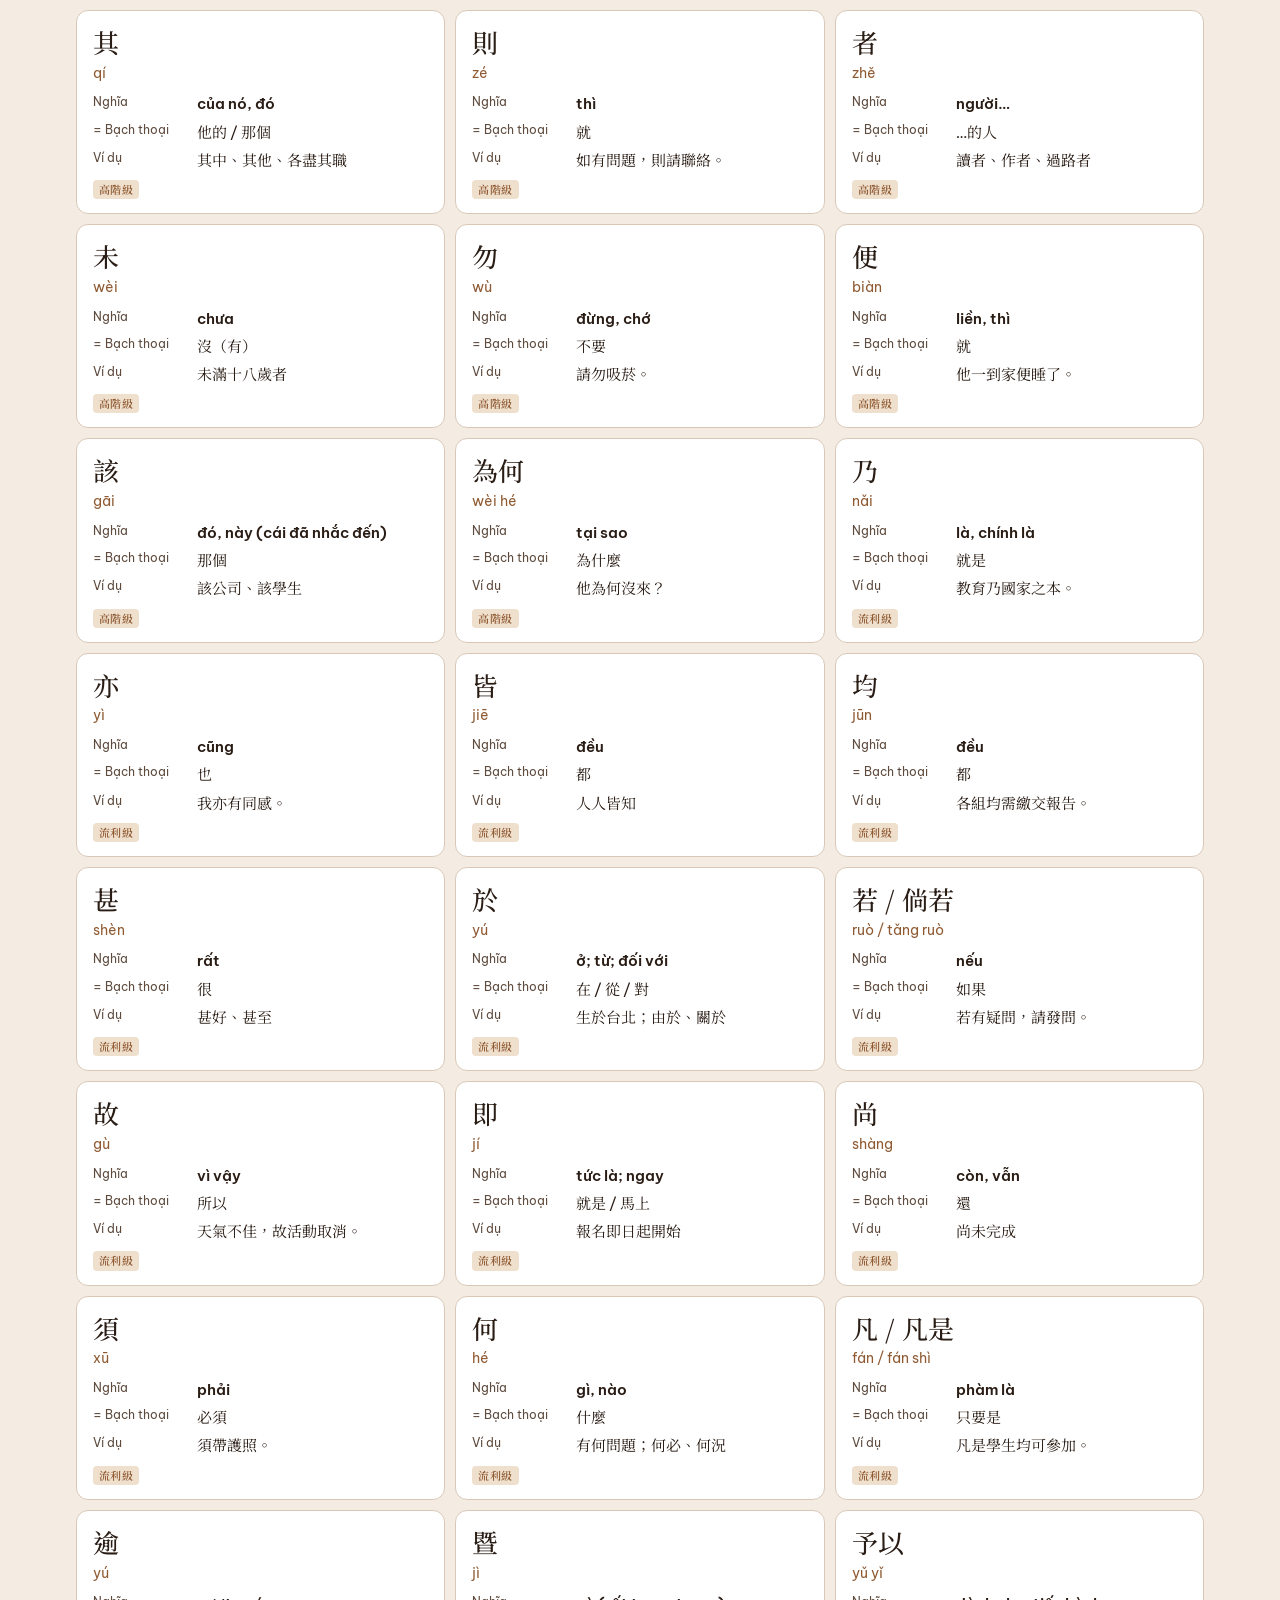
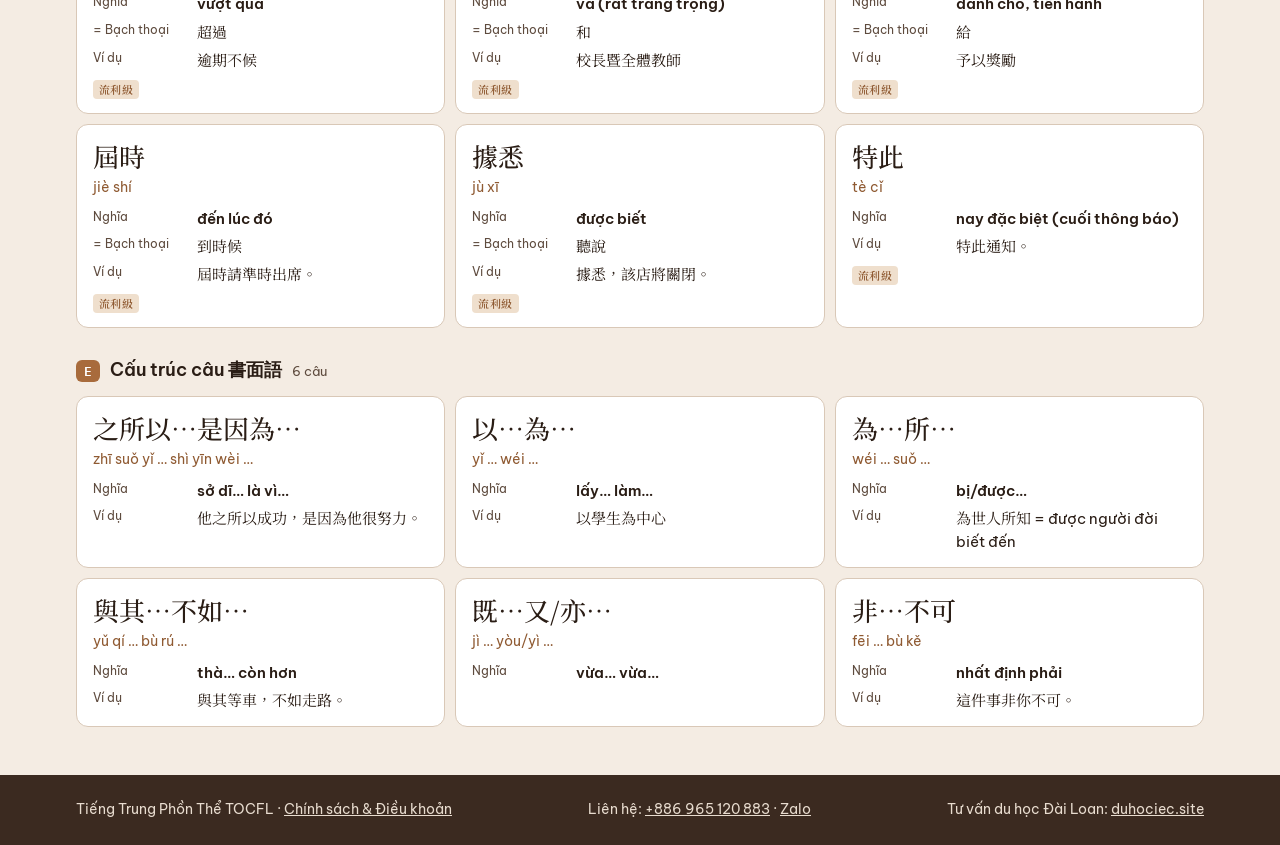
<file: tai-lieu/thanh-ngu/index.html>
<!doctype html>
<html lang="vi">
<head>
<meta charset="utf-8">
<meta name="viewport" content="width=device-width,initial-scale=1,viewport-fit=cover">
<title>Kho thành ngữ, tục ngữ & 文言文</title>
<meta name="description" content="Kho thành ngữ, tục ngữ, quán dụng ngữ, câu 文言文 và hư từ 書面語 tiếng Trung, có pinyin, Hán Việt, nghĩa tiếng Việt và ví dụ.">
<link rel="stylesheet" href="../../assets/site.css">
<style>
/* Một trang đọc: thanh tìm kiếm + lọc theo phần (dính trên cùng) → từng nhóm là một lưới thẻ.
   Nội dung nằm ở data.js cùng thư mục. */
*{box-sizing:border-box}
body{margin:0;background:var(--bg);color:var(--ink);font-family:var(--f-ui);font-size:15px;line-height:1.55}
[hidden]{display:none!important}
.wrap{max-width:1160px;margin:0 auto;padding-inline:16px;padding-block:28px 0}
:focus-visible{outline:2px solid var(--brand);outline-offset:2px}

.crumb{font-size:13px;color:var(--muted);margin-bottom:10px}
.crumb a{color:var(--accent)}
.top{display:flex;flex-direction:column;gap:6px}
.eyebrow{font-size:12px;letter-spacing:.12em;text-transform:uppercase;color:var(--accent);font-weight:600}
h1{margin:0;font-family:var(--f-display);font-size:clamp(28px,4.5vw,40px);line-height:1.15;text-wrap:balance}
h1 .han{font-family:var(--f-zh);color:var(--brand);font-weight:700}
.lede{margin:0;color:var(--muted);max-width:66ch}

.bar{position:sticky;top:env(safe-area-inset-top,0px);z-index:5;background:var(--bg);padding-block:12px;margin-top:18px;border-bottom:1px solid var(--line);display:grid;gap:10px}
.row{display:flex;gap:8px;flex-wrap:wrap;align-items:center;min-width:0}
input[type=search]{font:inherit;flex:1 1 260px;min-width:0;padding:10px 12px;border:1px solid var(--line);border-radius:10px;background:var(--surface);color:var(--ink)}
.count{font-size:13px;color:var(--muted);font-variant-numeric:tabular-nums}
.chips{display:flex;gap:6px;overflow-x:auto;padding-bottom:2px;scrollbar-width:thin;min-width:0}
.chip{flex:none;font:inherit;font-size:13px;padding:5px 12px;border-radius:999px;border:1px solid var(--line);background:var(--surface);color:var(--ink);cursor:pointer}
.chip b{font-family:var(--f-num);font-weight:600;margin-right:4px}
.chip[aria-pressed="true"]{background:var(--accent);border-color:var(--accent);color:#fff}

.group{margin-top:28px}
.group h2{margin:0 0 4px;font-size:18px;font-weight:600;display:flex;align-items:baseline;gap:10px;flex-wrap:wrap}
.group h2 .p{font-family:var(--f-num);font-size:13px;color:#fff;background:var(--brand);border-radius:6px;padding:1px 8px}
.group h2 .n{font-size:13px;font-weight:400;color:var(--muted)}
.group .gnote{margin:0 0 12px;font-size:14px;color:var(--muted);max-width:80ch}
.grid{display:grid;grid-template-columns:repeat(auto-fill,minmax(280px,1fr));gap:10px;margin-top:12px}
.item{background:var(--surface);border:1px solid var(--line);border-radius:12px;padding:14px 16px;display:flex;flex-direction:column;gap:8px;min-width:0}
.item .zh{font-family:var(--f-zh);font-size:26px;line-height:1.3;font-weight:500;overflow-wrap:anywhere}
.item .zh.long{font-size:20px}
.item .py{font-size:14px;color:var(--accent);margin-top:-4px}
.item .tag{align-self:flex-start;font-size:11px;font-weight:600;letter-spacing:.04em;color:var(--accent);background:var(--accent-soft);border-radius:4px;padding:1px 6px;font-family:var(--f-zh)}
.item dl{margin:0;display:grid;gap:4px}
.item dl div{display:grid;grid-template-columns:minmax(0,96px) minmax(0,1fr);gap:8px}
.item dt{font-size:12px;color:var(--muted);padding-top:1px}
.item dd{margin:0;overflow-wrap:anywhere}
.item dd.vi{font-weight:600}
.item dd .zh2{font-family:var(--f-zh)}
.empty{padding:40px 0;color:var(--muted);text-align:center}
@media (max-width:420px){.grid{grid-template-columns:minmax(0,1fr)}.item dl div{grid-template-columns:minmax(0,84px) minmax(0,1fr)}}
</style>
</head>
<body>
<main class="wrap">
  <div class="crumb"><a href="../">Tài liệu học tiếng Trung</a> / Kho thành ngữ</div>
  <div class="top">
    <span class="eyebrow">Tài liệu học tiếng Trung</span>
    <h1>Kho thành ngữ, tục ngữ &amp; <span class="han">文言文</span></h1>
    <p class="lede">Cụm 4 chữ, thành ngữ 成語, tục ngữ, quán dụng ngữ, câu 文言文 và hư từ 書面語 hay gặp trong bài đọc. Mỗi câu có pinyin (chuẩn Đài Loan), nghĩa tiếng Việt và ví dụ.</p>
  </div>

  <div class="bar">
    <div class="row">
      <input type="search" id="q" placeholder="Tìm chữ Hán, pinyin hoặc nghĩa tiếng Việt…" aria-label="Tìm kiếm" autocomplete="off">
      <span class="count" id="count" aria-live="polite"></span>
    </div>
    <div class="chips" id="chips" role="group" aria-label="Lọc theo phần"></div>
  </div>

  <div id="list"></div>
  <p class="empty" id="empty" hidden>Không tìm thấy câu nào. Em thử gõ từ khác, hoặc gõ pinyin không dấu.</p>
</main>

<script src="data.js"></script>
<script>
(function () {
  var groups = window.TL_NHOM.map(function (g) {
    return { code: g[0], part: g[1], name: g[2], l1: g[3], l2: g[4], l3: g[5], note: g[6], items: [] };
  });
  var byCode = {};
  groups.forEach(function (g) { byCode[g.code] = g; });

  // Bỏ dấu để tìm được cả khi gõ pinyin / tiếng Việt không dấu
  function plain(s) {
    return String(s).toLowerCase().normalize("NFD").replace(/[̀-ͯ]/g, "").replace(/đ/g, "d").replace(/\s+/g, " ");
  }
  window.TL_RAW.trim().split("\n").forEach(function (line) {
    var c = line.split("|");
    if (c.length < 7 || !byCode[c[0]]) return;
    var it = { zh: c[1], py: c[2], f1: c[3], vi: c[4], f2: c[5], f3: c[6] };
    it.key = plain(c.slice(1).join(" ")) + " " + plain(c[2]).replace(/ /g, "");
    byCode[c[0]].items.push(it);
  });

  function esc(s) { return String(s).replace(/[&<>"]/g, function (ch) { return { "&": "&amp;", "<": "&lt;", ">": "&gt;", '"': "&quot;" }[ch]; }); }
  // Chỉ phần chữ Hán trong một ô mới dùng font chữ Hán
  function mix(s) {
    return esc(s).replace(/[㐀-鿿（），、。；：？！「」《》]+/g, function (m) { return '<span class="zh2" lang="zh-Hant">' + m + "</span>"; });
  }
  function field(label, val, cls) {
    if (!label || !val) return "";
    return "<div><dt>" + esc(label) + "</dt><dd" + (cls ? ' class="' + cls + '"' : "") + ">" + mix(val) + "</dd></div>";
  }
  function card(g, it) {
    var isLevel = g.l3 === "Cấp";
    var after = /^=/.test(g.l1); // cột kiểu "= Bạch thoại" đứng sau Nghĩa, như trong tài liệu
    return '<article class="item">' +
      '<div class="zh' + (it.zh.length > 8 ? " long" : "") + '" lang="zh-Hant">' + esc(it.zh) + "</div>" +
      '<div class="py">' + esc(it.py) + "</div>" +
      "<dl>" +
      (after ? "" : field(g.l1, it.f1)) +
      field("Nghĩa", it.vi, "vi") +
      (after ? field(g.l1, it.f1) : "") +
      field(g.l2, it.f2) +
      (isLevel ? "" : field(g.l3, it.f3)) +
      "</dl>" +
      (isLevel && it.f3 ? '<span class="tag" title="Cấp trong danh sách từ vựng TOCFL">' + esc(it.f3) + "級</span>" : "") +
      "</article>";
  }

  // Nút lọc theo phần
  var part = "all";
  var chipsBox = document.getElementById("chips");
  var parts = [["all", "", "Tất cả"]].concat(Object.keys(window.TL_PHAN).map(function (k) { return [k, k, window.TL_PHAN[k]]; }));
  chipsBox.innerHTML = parts.map(function (p) {
    return '<button type="button" class="chip" data-p="' + p[0] + '" aria-pressed="' + (p[0] === part) + '">' +
      (p[1] ? "<b>" + p[1] + "</b>" : "") + esc(p[2]) + "</button>";
  }).join("");
  chipsBox.addEventListener("click", function (e) {
    var b = e.target.closest(".chip");
    if (!b) return;
    part = b.getAttribute("data-p");
    chipsBox.querySelectorAll(".chip").forEach(function (x) { x.setAttribute("aria-pressed", x === b); });
    draw();
  });

  var q = document.getElementById("q");
  q.addEventListener("input", draw);

  function draw() {
    var words = plain(q.value).trim().split(" ").filter(Boolean);
    var html = "", total = 0;
    groups.forEach(function (g) {
      if (part !== "all" && g.part !== part) return;
      var hits = g.items.filter(function (it) {
        return words.every(function (w) { return it.key.indexOf(w) !== -1; });
      });
      if (!hits.length) return;
      total += hits.length;
      html += '<section class="group"><h2><span class="p">' + g.part + "</span>" + esc(g.name) +
        '<span class="n">' + hits.length + " câu</span></h2>" +
        (g.note && !words.length ? '<p class="gnote">' + esc(g.note) + "</p>" : "") +
        '<div class="grid">' + hits.map(function (it) { return card(g, it); }).join("") + "</div></section>";
    });
    document.getElementById("list").innerHTML = html;
    document.getElementById("empty").hidden = total > 0;
    document.getElementById("count").textContent = total + " câu";
  }
  draw();
})();
</script>
<script src="../../assets/site.js" data-page="tai-lieu"></script>
</body>
</html>
</file>
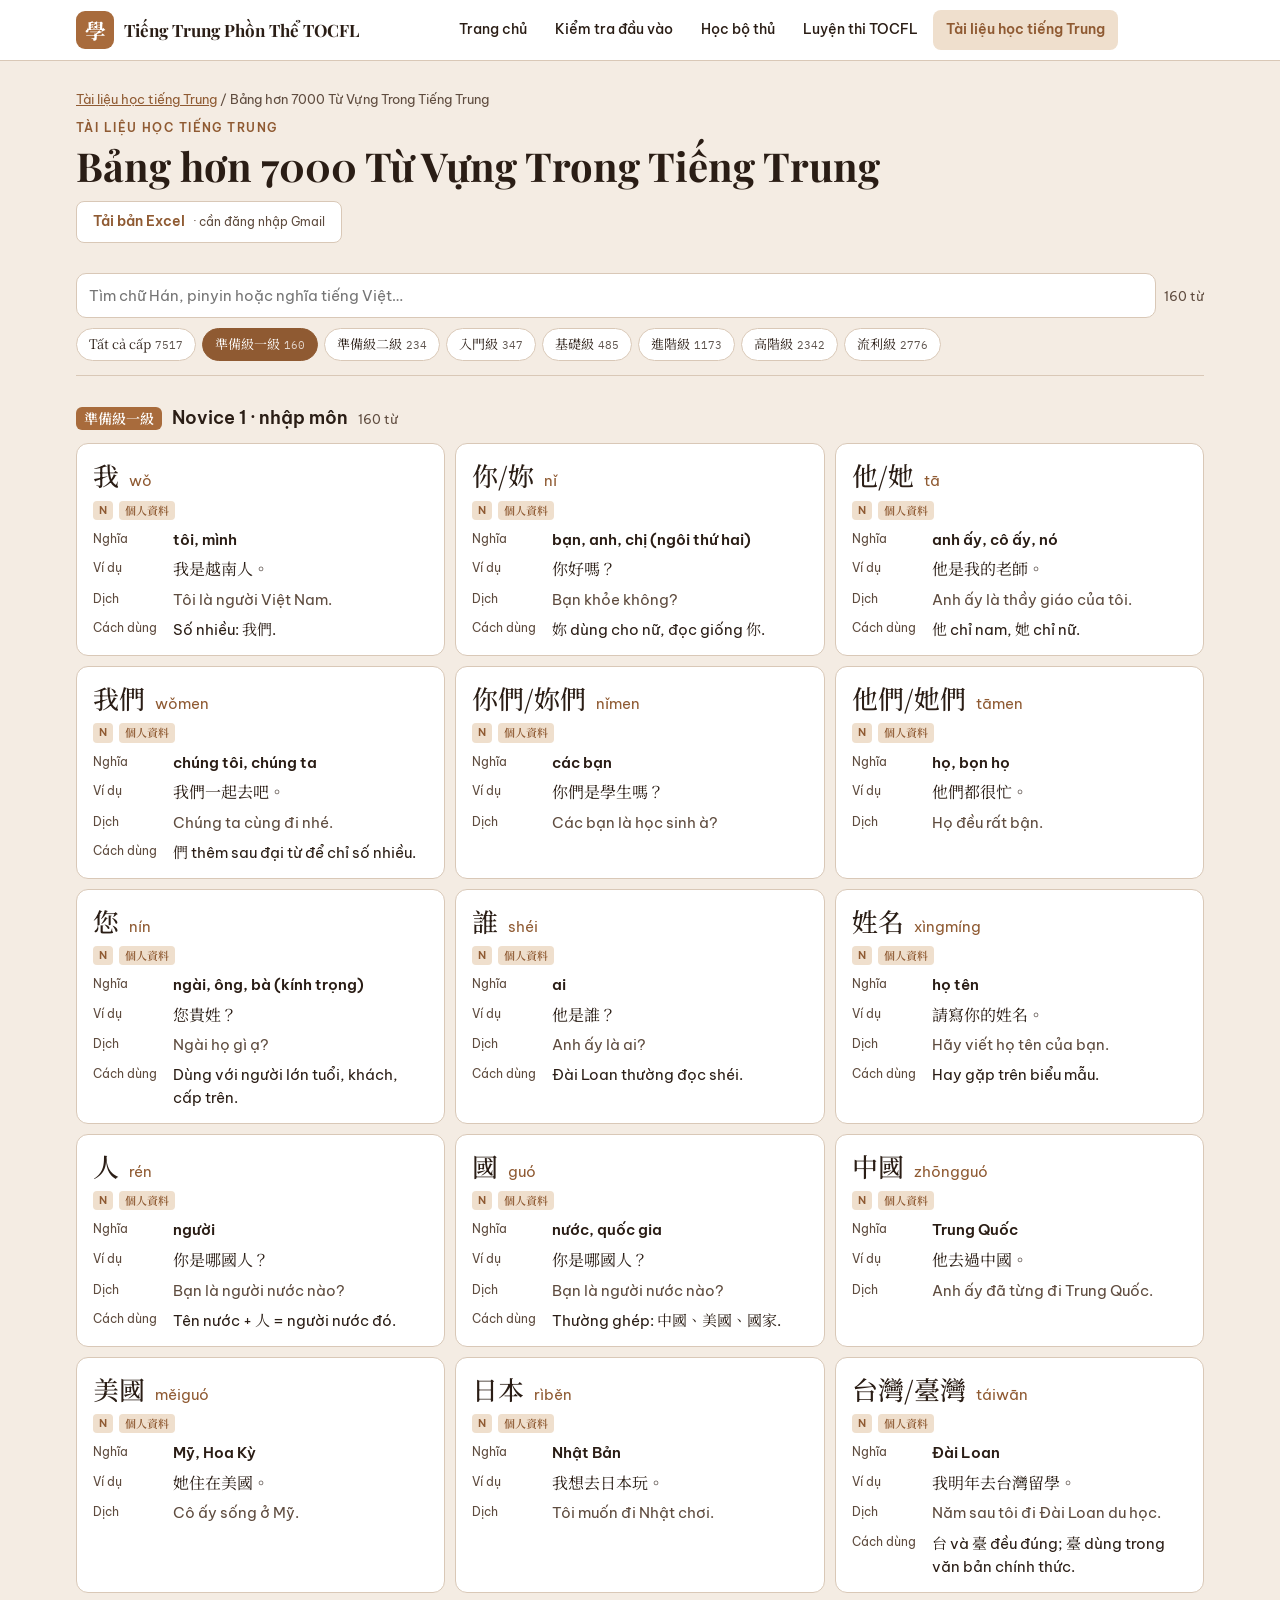
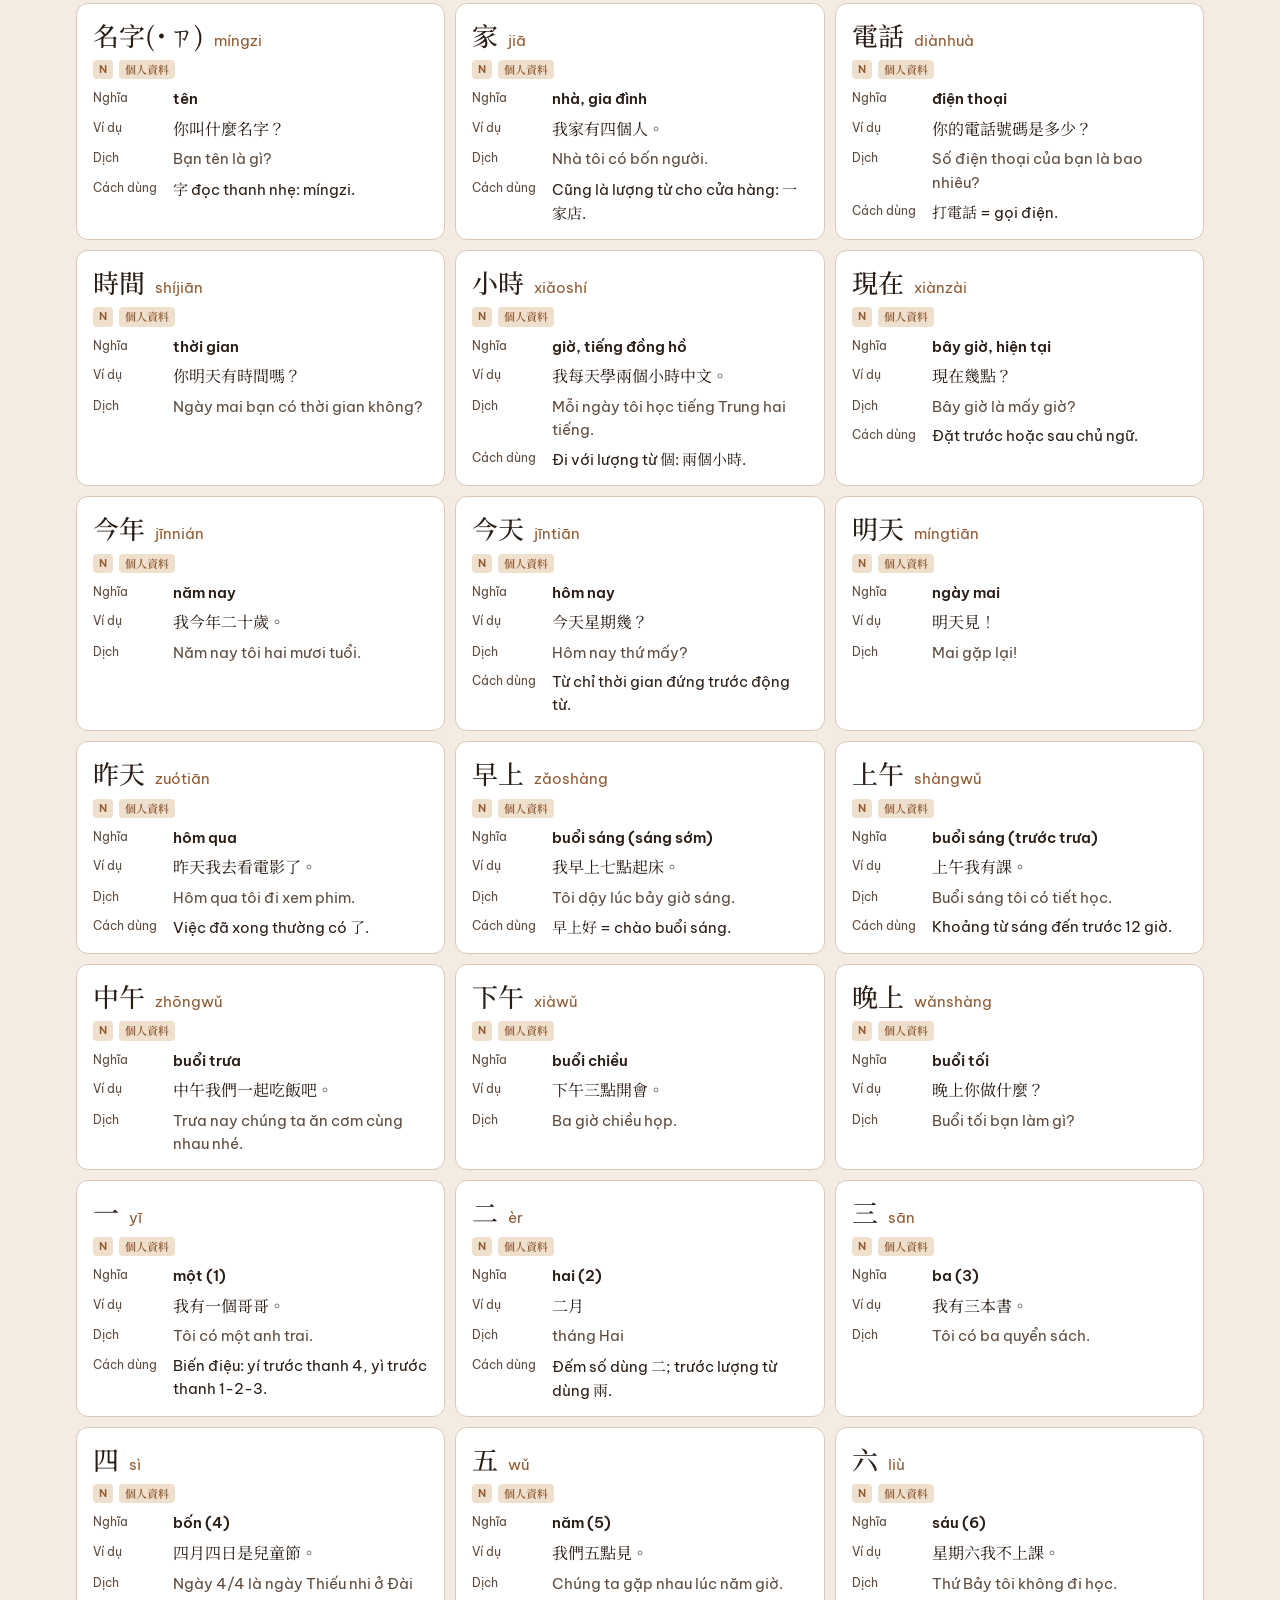
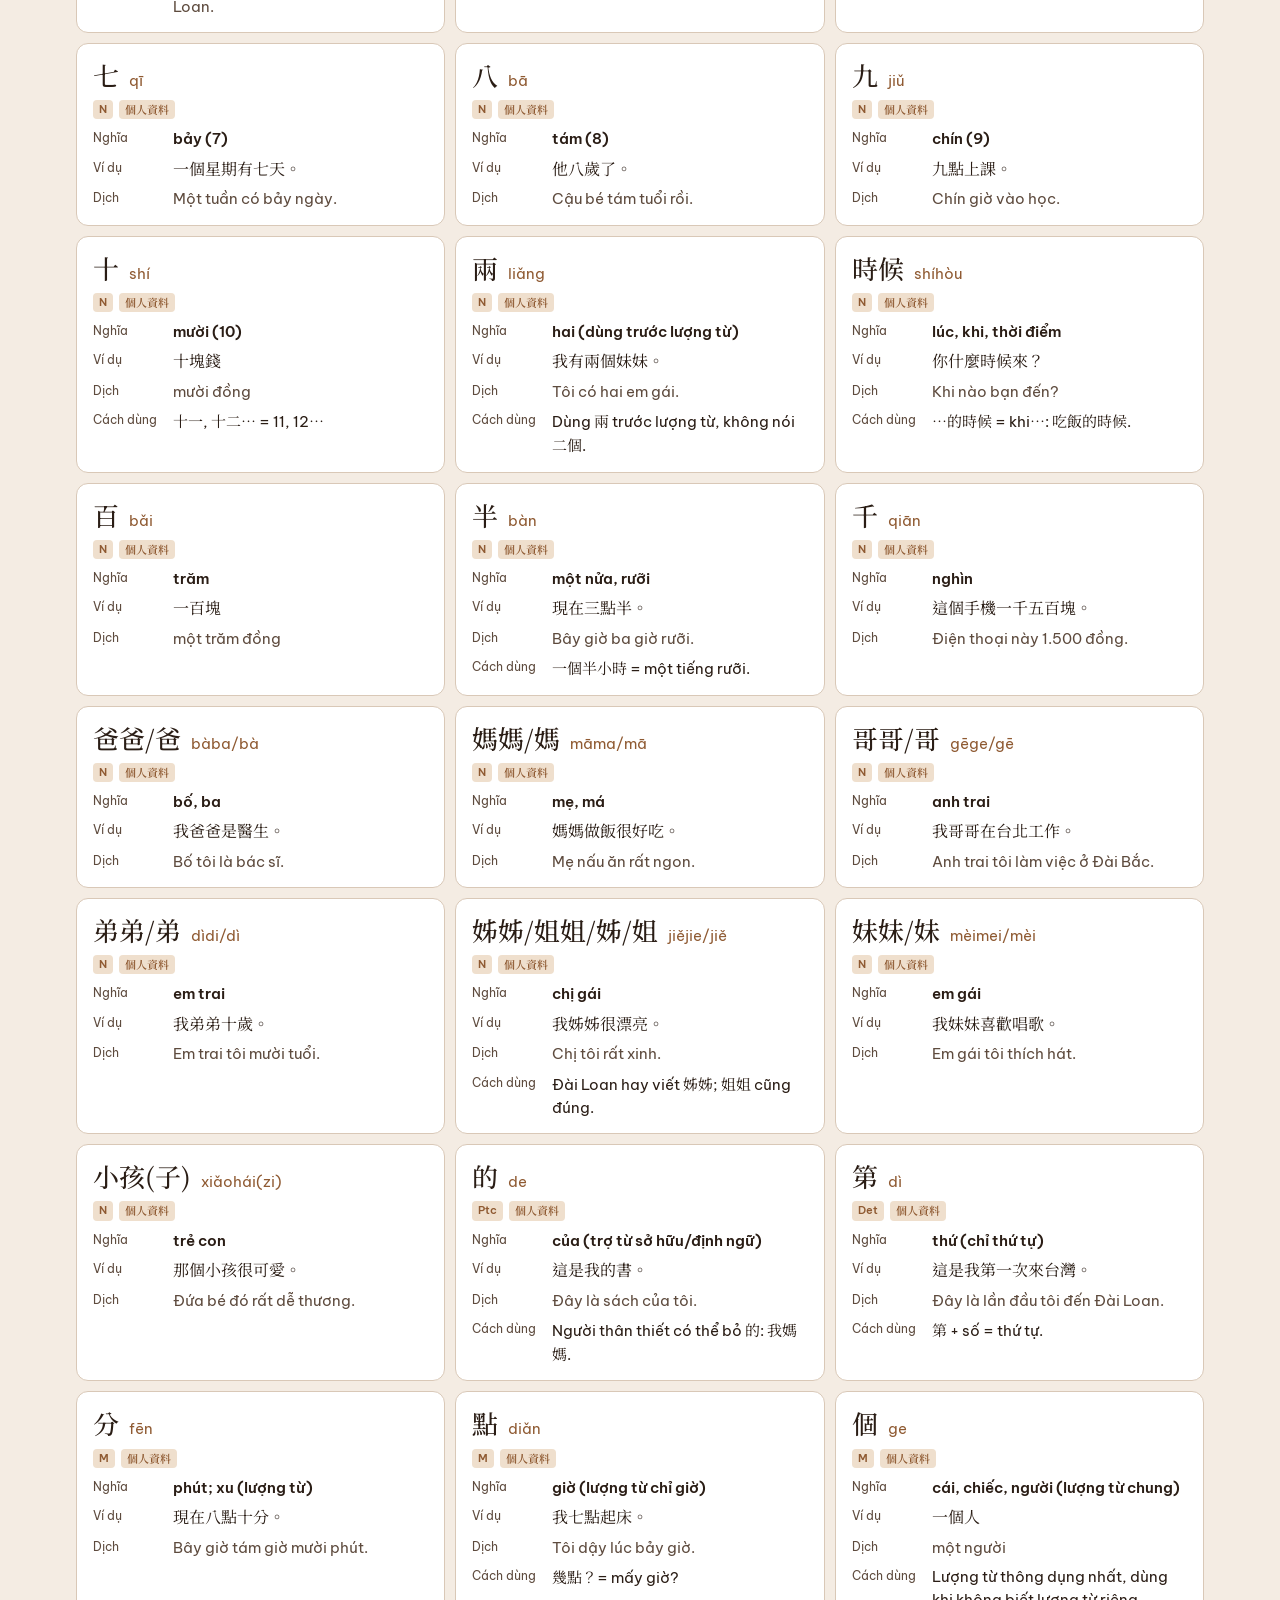
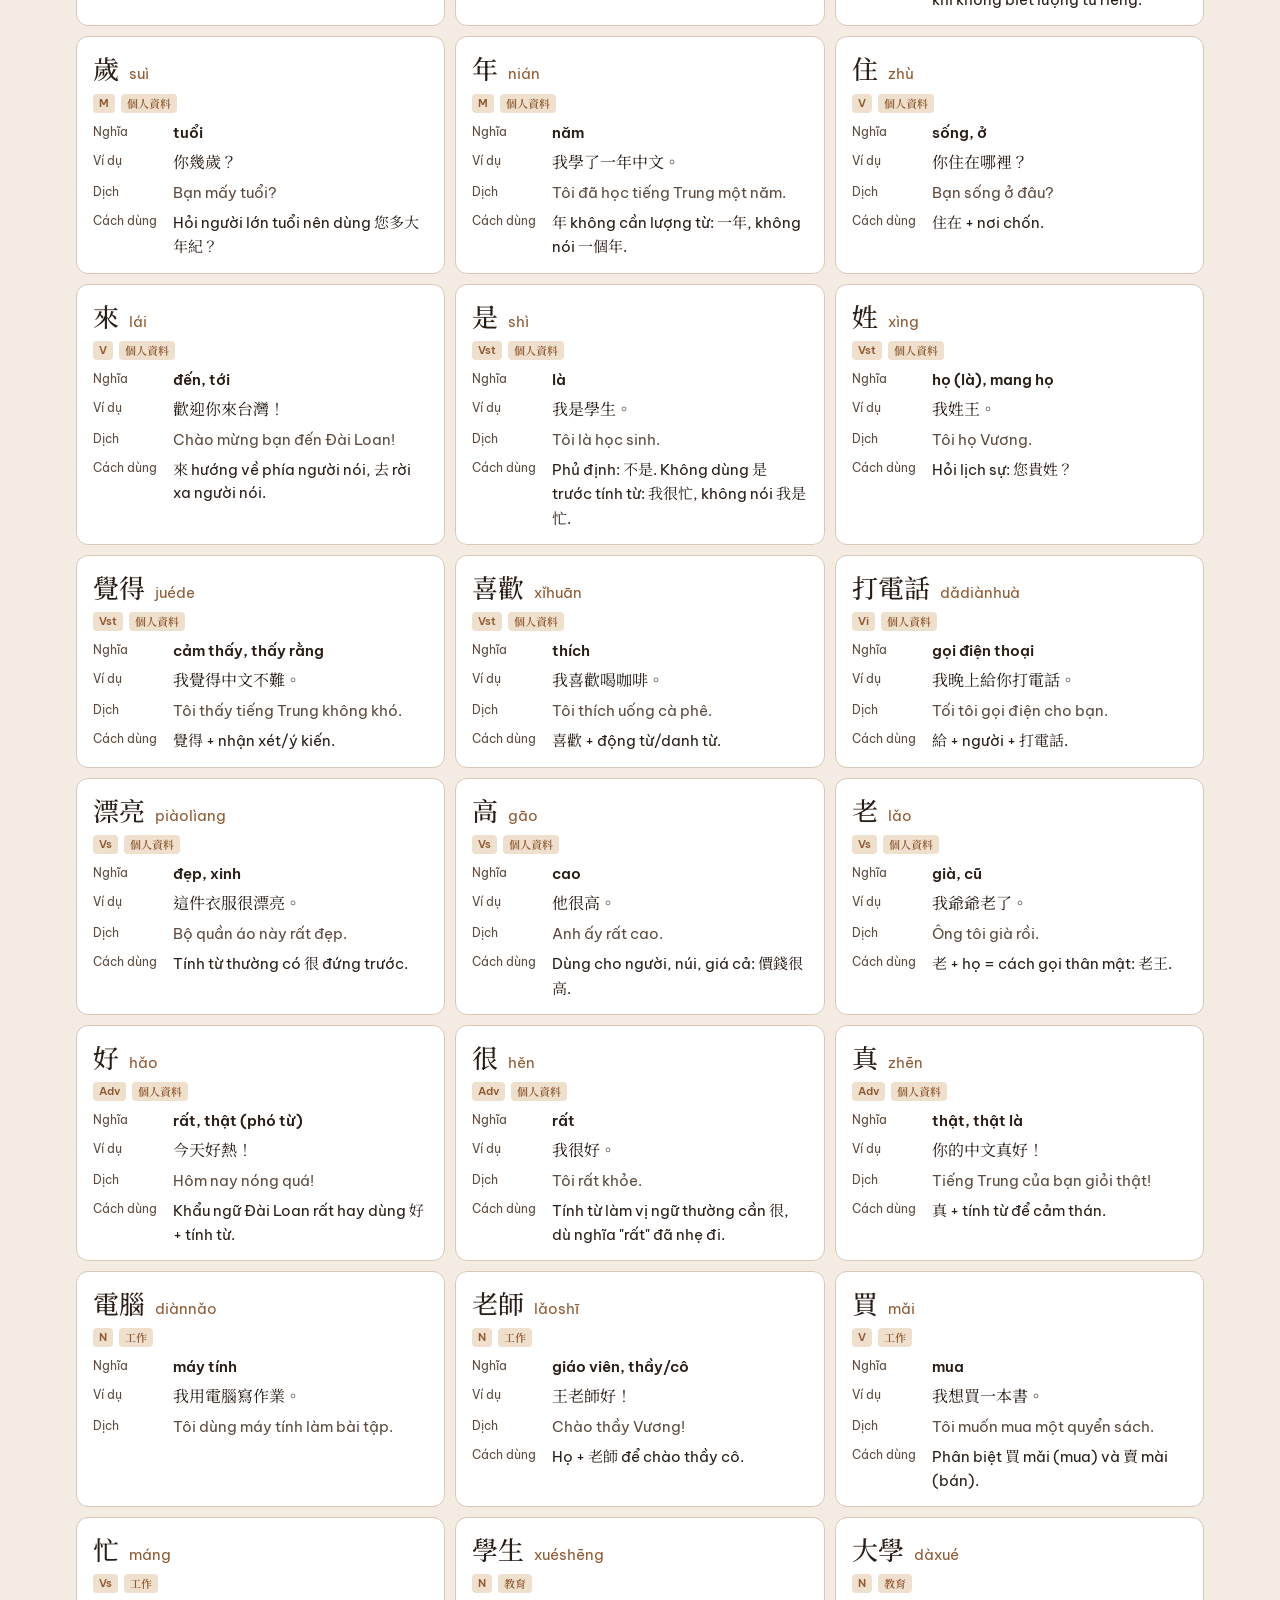
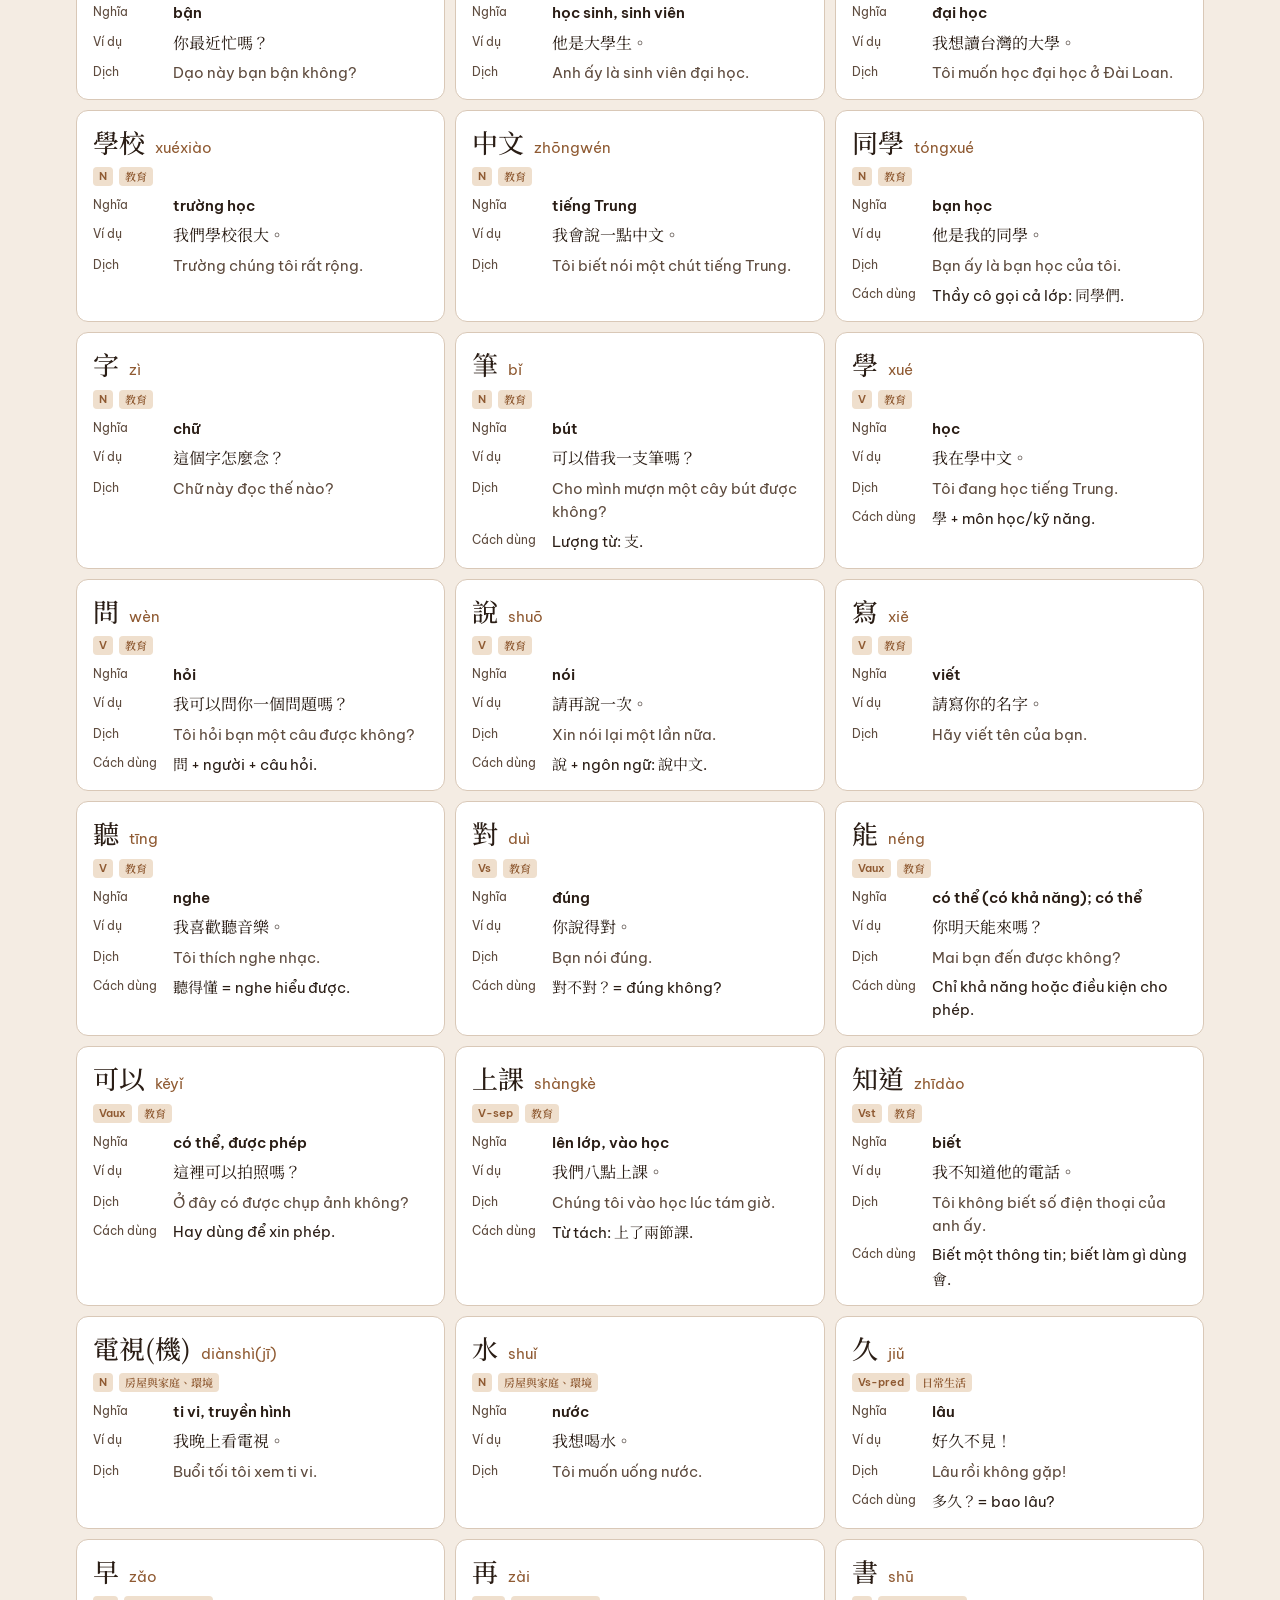
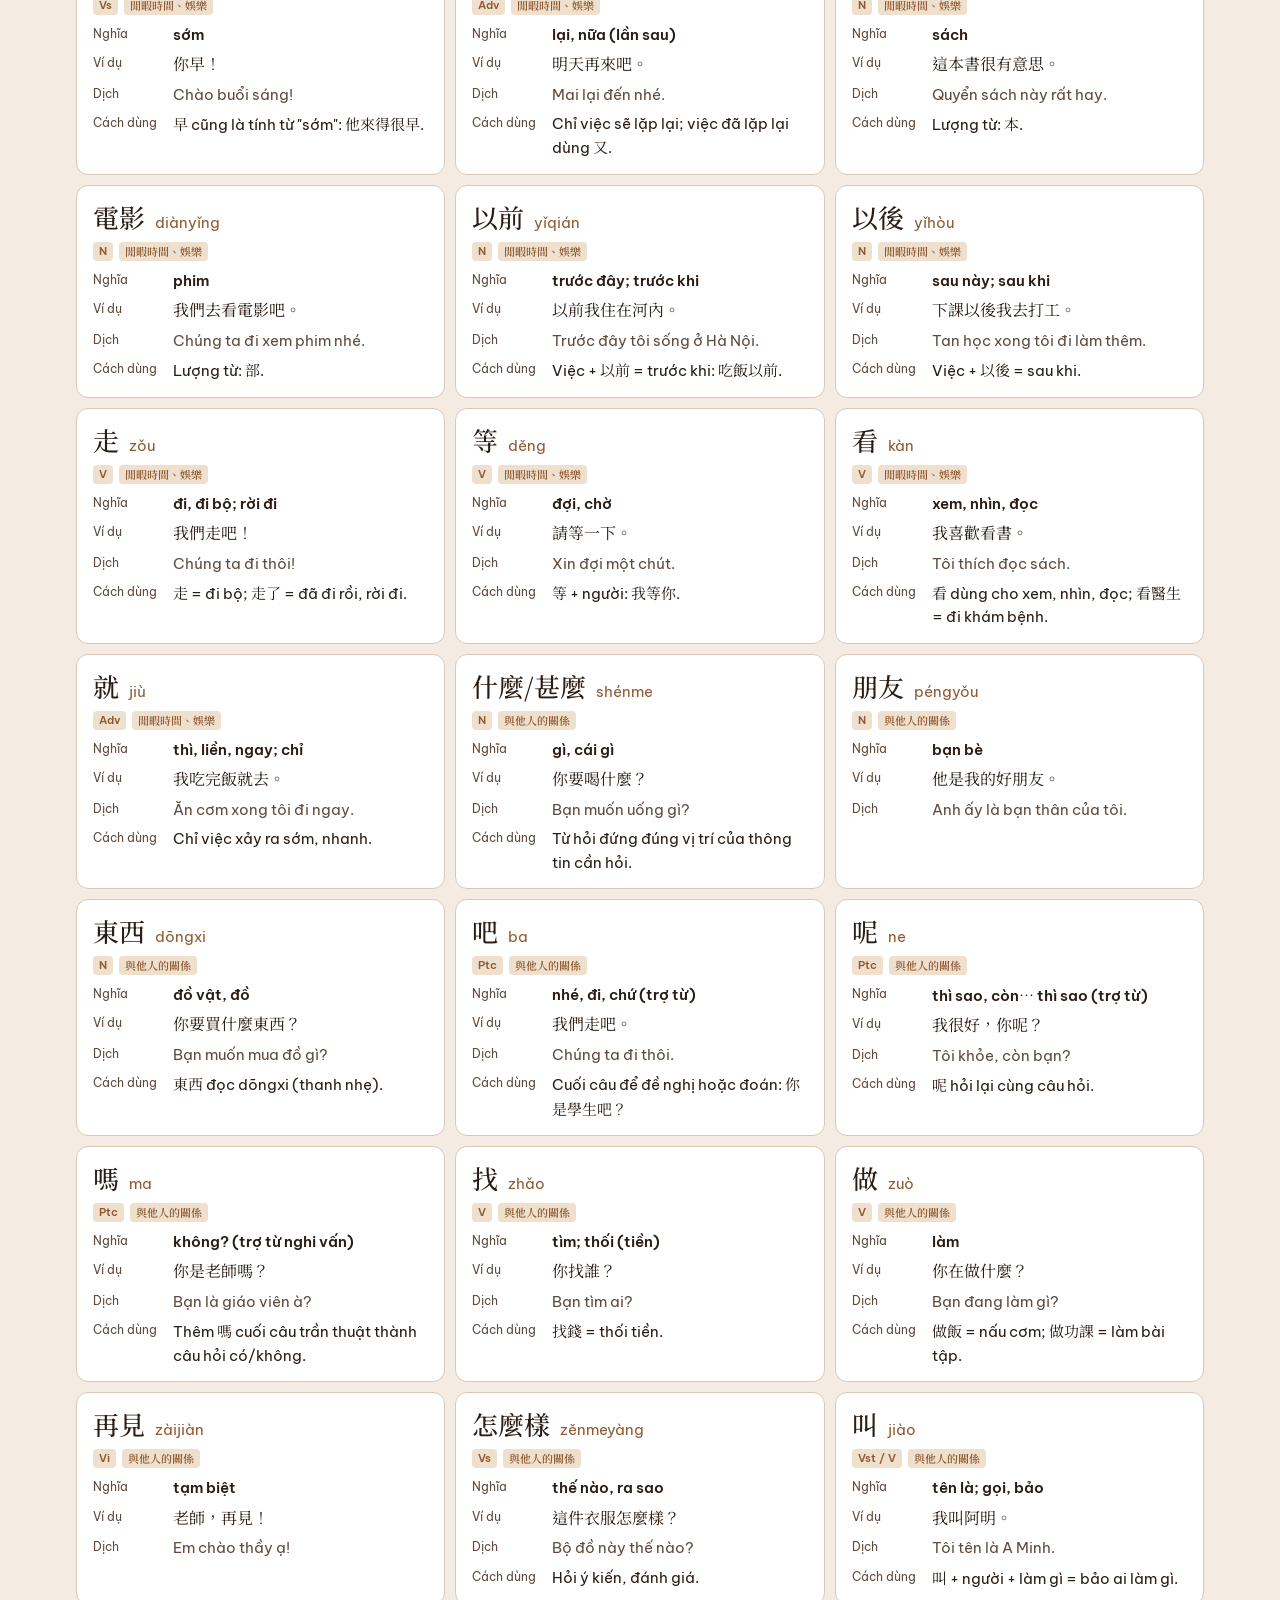
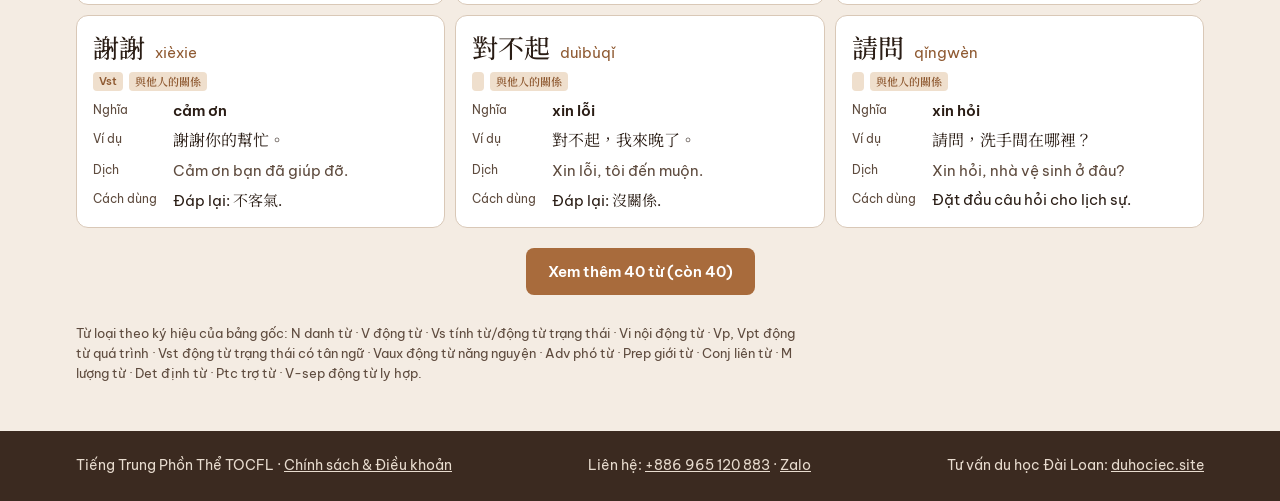
<file: tai-lieu/tu-vung/index.html>
<!doctype html>
<html lang="vi">
<head>
<meta charset="utf-8">
<meta name="viewport" content="width=device-width,initial-scale=1,viewport-fit=cover">
<title>Bảng hơn 7000 Từ Vựng Trong Tiếng Trung</title>
<meta name="description" content="7.517 từ vựng TOCFL (華語八千詞 bản 2.0) chia theo 7 cấp, có pinyin, từ loại, nghĩa tiếng Việt và câu ví dụ.">
<link rel="stylesheet" href="../../assets/site.css">
<style>
/* Cùng bố cục với trang Ngữ pháp: thanh tìm kiếm + lọc cấp (dính trên cùng) → lưới thẻ.
   Nội dung nằm ở data.js cùng thư mục. Danh sách dài nên mỗi lần chỉ hiện một trang, bấm "Xem thêm" để hiện tiếp. */
*{box-sizing:border-box}
body{margin:0;background:var(--bg);color:var(--ink);font-family:var(--f-ui);font-size:15px;line-height:1.55}
[hidden]{display:none!important}
.wrap{max-width:1160px;margin:0 auto;padding-inline:16px;padding-block:28px 0}
:focus-visible{outline:2px solid var(--brand);outline-offset:2px}

.crumb{font-size:13px;color:var(--muted);margin-bottom:10px}
.crumb a{color:var(--accent)}
.top{display:flex;flex-direction:column;gap:6px}
.eyebrow{font-size:12px;letter-spacing:.12em;text-transform:uppercase;color:var(--accent);font-weight:600}
h1{margin:0;font-family:var(--f-display);font-size:clamp(28px,4.5vw,40px);line-height:1.15;text-wrap:balance}
.lede{margin:0;color:var(--muted);max-width:66ch}
.dl{align-self:flex-start;margin-top:6px;display:inline-flex;align-items:center;gap:8px;padding:9px 16px;border-radius:8px;border:1px solid var(--line);background:var(--surface);color:var(--accent);font-weight:600;font-size:14px;text-decoration:none}
.dl:hover{background:var(--accent-soft)}

.bar{position:sticky;top:env(safe-area-inset-top,0px);z-index:5;background:var(--bg);padding-block:12px;margin-top:18px;border-bottom:1px solid var(--line);display:grid;gap:10px}
.row{display:flex;gap:8px;flex-wrap:wrap;align-items:center;min-width:0}
input[type=search]{font:inherit;flex:1 1 260px;min-width:0;padding:10px 12px;border:1px solid var(--line);border-radius:10px;background:var(--surface);color:var(--ink)}
.count{font-size:13px;color:var(--muted);font-variant-numeric:tabular-nums}
.chips{display:flex;gap:6px;overflow-x:auto;padding-bottom:2px;scrollbar-width:thin;min-width:0}
.chip{flex:none;font:inherit;font-size:13px;padding:5px 12px;border-radius:999px;border:1px solid var(--line);background:var(--surface);color:var(--ink);cursor:pointer;font-family:var(--f-zh)}
.chip small{font-family:var(--f-num);opacity:.75;margin-left:4px}
.chip[aria-pressed="true"]{background:var(--accent);border-color:var(--accent);color:#fff}

.group{margin-top:28px}
.group h2{margin:0 0 4px;font-size:18px;font-weight:600;display:flex;align-items:baseline;gap:10px;flex-wrap:wrap}
.group h2 .p{font-family:var(--f-zh);font-size:14px;color:#fff;background:var(--brand);border-radius:6px;padding:1px 8px}
.group h2 .n{font-size:13px;font-weight:400;color:var(--muted)}
.grid{display:grid;grid-template-columns:repeat(auto-fill,minmax(300px,1fr));gap:10px;margin-top:12px}
.item{background:var(--surface);border:1px solid var(--line);border-radius:12px;padding:14px 16px;display:flex;flex-direction:column;gap:8px;min-width:0}
.item .hd{display:flex;align-items:baseline;gap:10px;flex-wrap:wrap;min-width:0}
.item .zh{font-family:var(--f-zh);font-size:26px;line-height:1.3;font-weight:500;overflow-wrap:anywhere}
.item .py{font-size:15px;color:var(--accent)}
.item .tags{display:flex;gap:6px;flex-wrap:wrap}
.item .tag{font-size:11px;font-weight:600;color:var(--accent);background:var(--accent-soft);border-radius:4px;padding:1px 6px}
.item .tag.zh2{font-family:var(--f-zh)}
.item dl{margin:0;display:grid;gap:6px}
.item dl div{display:grid;grid-template-columns:minmax(0,72px) minmax(0,1fr);gap:8px}
.item dt{font-size:12px;color:var(--muted);padding-top:2px}
.item dd{margin:0;overflow-wrap:anywhere}
.item dd.vi{font-weight:600}
.item dd.ex{font-family:var(--f-zh);font-size:16px}
.item dd.tr{color:var(--muted)}
.item .zh2{font-family:var(--f-zh)}
.more{display:flex;justify-content:center;margin-top:20px}
.more button{font:inherit;font-weight:600;font-size:15px;padding:12px 22px;border-radius:8px;border:0;background:var(--brand);color:#fff;cursor:pointer}
.more button:hover{background:var(--accent)}
.empty{padding:40px 0;color:var(--muted);text-align:center}
.note{margin:28px 0 0;font-size:13px;color:var(--muted);max-width:80ch}
@media (max-width:420px){.grid{grid-template-columns:minmax(0,1fr)}.item dl div{grid-template-columns:minmax(0,64px) minmax(0,1fr)}}
</style>
</head>
<body>
<main class="wrap">
  <div class="crumb"><a href="../">Tài liệu học tiếng Trung</a> / Bảng hơn 7000 Từ Vựng Trong Tiếng Trung</div>
  <div class="top">
    <span class="eyebrow">Tài liệu học tiếng Trung</span>
    <h1>Bảng hơn 7000 Từ Vựng Trong Tiếng Trung</h1>
    <a class="dl" href="tu-vung-tocfl-8000.xlsx" download data-need-login>Tải bản Excel</a>
  </div>

  <div class="bar">
    <div class="row">
      <input type="search" id="q" placeholder="Tìm chữ Hán, pinyin hoặc nghĩa tiếng Việt…" aria-label="Tìm kiếm" autocomplete="off">
      <span class="count" id="count" aria-live="polite"></span>
    </div>
    <div class="chips" id="chips" role="group" aria-label="Lọc theo cấp"></div>
  </div>

  <div id="list"></div>
  <div class="more" id="more" hidden><button type="button">Xem thêm</button></div>
  <p class="empty" id="empty" hidden>Không tìm thấy từ nào. Em thử gõ từ khác, hoặc chọn "Tất cả cấp".</p>
  <p class="note">Từ loại theo ký hiệu của bảng gốc: N danh từ · V động từ · Vs tính từ/động từ trạng thái · Vi nội động từ · Vp, Vpt động từ quá trình · Vst động từ trạng thái có tân ngữ · Vaux động từ năng nguyện · Adv phó từ · Prep giới từ · Conj liên từ · M lượng từ · Det định từ · Ptc trợ từ · V-sep động từ ly hợp.</p>
</main>

<script src="data.js"></script>
<script>
(function () {
  var CAP = window.TV_CAP, STEP = 120;
  function plain(s) {
    return String(s).toLowerCase().normalize("NFD").replace(/[̀-ͯ]/g, "").replace(/đ/g, "d").replace(/\s+/g, " ");
  }
  var items = window.TV_RAW.trim().split("\n").map(function (line) {
    var c = line.split("|");
    return { lv: c[0], w: c[1], py: c[2], pos: c[3], vi: c[4], ex: c[5], tr: c[6], tip: c[7], topic: c[8],
      key: plain(c[1] + " " + c[2] + " " + c[2].replace(/\s/g, "") + " " + c[4] + " " + c[8]) };
  }).filter(function (it) { return CAP[it.lv]; });

  function esc(s) { return String(s).replace(/[&<>"]/g, function (ch) { return { "&": "&amp;", "<": "&lt;", ">": "&gt;", '"': "&quot;" }[ch]; }); }
  function mix(s) {
    return esc(s).replace(/[㐀-鿿（），、。；：？！「」《》…]+/g, function (m) { return '<span class="zh2" lang="zh-Hant">' + m + "</span>"; });
  }
  function card(it) {
    return '<article class="item">' +
      '<div class="hd"><span class="zh" lang="zh-Hant">' + esc(it.w) + '</span><span class="py">' + esc(it.py) + "</span></div>" +
      '<div class="tags"><span class="tag">' + esc(it.pos) + "</span>" +
      (it.topic ? '<span class="tag zh2" lang="zh-Hant">' + esc(it.topic) + "</span>" : "") + "</div>" +
      "<dl>" +
      '<div><dt>Nghĩa</dt><dd class="vi">' + mix(it.vi) + "</dd></div>" +
      '<div><dt>Ví dụ</dt><dd class="ex" lang="zh-Hant">' + esc(it.ex) + "</dd></div>" +
      (it.tr ? '<div><dt>Dịch</dt><dd class="tr">' + esc(it.tr) + "</dd></div>" : "") +
      (it.tip ? "<div><dt>Cách dùng</dt><dd>" + mix(it.tip) + "</dd></div>" : "") +
      "</dl></article>";
  }

  // Lọc theo cấp (mặc định cấp đầu tiên để trang mở nhanh)
  var cap = Object.keys(CAP)[0];
  var chipsBox = document.getElementById("chips");
  function total(lv) { return items.filter(function (it) { return it.lv === lv; }).length; }
  chipsBox.innerHTML = [["all", "Tất cả cấp", items.length]].concat(Object.keys(CAP).map(function (k) { return [k, CAP[k][0], total(k)]; }))
    .map(function (p) { return '<button type="button" class="chip" data-c="' + p[0] + '" aria-pressed="' + (p[0] === cap) + '">' + esc(p[1]) + "<small>" + p[2] + "</small></button>"; }).join("");
  chipsBox.addEventListener("click", function (e) {
    var b = e.target.closest(".chip");
    if (!b) return;
    cap = b.getAttribute("data-c");
    chipsBox.querySelectorAll(".chip").forEach(function (x) { x.setAttribute("aria-pressed", x === b); });
    draw();
  });

  var q = document.getElementById("q"), timer;
  q.addEventListener("input", function () { clearTimeout(timer); timer = setTimeout(draw, 150); });

  var hits = [], shown = 0;
  var list = document.getElementById("list"), more = document.getElementById("more");
  more.querySelector("button").addEventListener("click", function () { show(); });

  function draw() {
    var words = plain(q.value).trim().split(" ").filter(Boolean);
    hits = items.filter(function (it) {
      return (cap === "all" || it.lv === cap) && words.every(function (w) { return it.key.indexOf(w) !== -1; });
    });
    list.innerHTML = "";
    shown = 0;
    show();
    document.getElementById("empty").hidden = hits.length > 0;
    document.getElementById("count").textContent = hits.length + " từ";
  }

  // Hiện thêm một trang thẻ; mỗi cấp là một nhóm có tiêu đề.
  function show() {
    var part = hits.slice(shown, shown + STEP), html = "", lv = null, buf = [];
    function flush() {
      if (!buf.length) return;
      var head = list.querySelector('.group[data-lv="' + lv + '"] .grid');
      if (head) { head.insertAdjacentHTML("beforeend", buf.join("")); }
      else {
        var n = hits.filter(function (it) { return it.lv === lv; }).length;
        html += '<section class="group" data-lv="' + lv + '"><h2><span class="p">' + esc(CAP[lv][0]) + "</span>" + esc(CAP[lv][1]) +
          '<span class="n">' + n + " từ</span></h2>" + '<div class="grid">' + buf.join("") + "</div></section>";
      }
      buf = [];
    }
    part.forEach(function (it) {
      if (it.lv !== lv) { flush(); list.insertAdjacentHTML("beforeend", html); html = ""; lv = it.lv; }
      buf.push(card(it));
    });
    flush();
    list.insertAdjacentHTML("beforeend", html);
    shown += part.length;
    more.hidden = shown >= hits.length;
    more.querySelector("button").textContent = "Xem thêm " + Math.min(STEP, hits.length - shown) + " từ (còn " + (hits.length - shown) + ")";
  }
  draw();
})();
</script>
<script src="../../assets/site.js" data-page="tai-lieu"></script>
</body>
</html>
</file>
<file: assets/site.css>
/* Bộ màu, font, thanh menu và chân trang dùng chung cho mọi trang.
   Màu lấy theo web IEC (duhociec.site): nền kem, nâu caramel, chữ nâu đậm.
   Sửa màu ở đây là mọi trang đổi theo. */
@import url("https://fonts.googleapis.com/css2?family=Be+Vietnam+Pro:wght@400;500;600;700&family=Noto+Serif+TC:wght@500;700&family=IBM+Plex+Mono:wght@500;600&family=Playfair+Display:wght@600;700&display=swap");

:root{
  --bg:#f4ece3; --surface:#ffffff; --ink:#2a1d15; --muted:#5e4b3e; --line:#d9c8b7;
  --brand:#a86b3c; --accent:#8f5a32; --accent-soft:#efdfcd; --gold:#c9963f;
  --ok:#1f7a4d; --ok-soft:#e2f2e9; --bad:#b23b2a; --bad-soft:#f7e3e0;
  --deep:#3b2a20; --deep-ink:#e8dccf;
  --f-ui:"Be Vietnam Pro",system-ui,-apple-system,"Segoe UI",sans-serif;
  --f-display:"Playfair Display",Georgia,serif;
  --f-zh:"Noto Serif TC","PingFang TC","Microsoft JhengHei",serif;
  --f-num:"IBM Plex Mono",ui-monospace,Menlo,monospace;
}
@media (prefers-color-scheme: dark){:root:not([data-theme="light"]){
  --bg:#1b1410; --surface:#251c16; --ink:#f1e7dc; --muted:#bfa995; --line:#3d2f25;
  --brand:#c98a55; --accent:#d9a06a; --accent-soft:#3a2a1e; --gold:#d9ad55;
  --ok:#6cc28f; --ok-soft:#173226; --bad:#e68a7a; --bad-soft:#3a1f1a;
  --deep:#120d0a; --deep-ink:#e8dccf; color-scheme:dark}}
:root[data-theme="dark"]{
  --bg:#1b1410; --surface:#251c16; --ink:#f1e7dc; --muted:#bfa995; --line:#3d2f25;
  --brand:#c98a55; --accent:#d9a06a; --accent-soft:#3a2a1e; --gold:#d9ad55;
  --ok:#6cc28f; --ok-soft:#173226; --bad:#e68a7a; --bad-soft:#3a1f1a;
  --deep:#120d0a; --deep-ink:#e8dccf; color-scheme:dark}

/* ---- Thanh menu ---- */
.site-head{background:var(--surface);border-bottom:1px solid var(--line);font-family:var(--f-ui)}
.site-head .in{max-width:1160px;margin:0 auto;padding:10px 16px;display:flex;flex-wrap:wrap;align-items:center;justify-content:space-between;gap:10px 20px}
.site-logo{display:flex;align-items:center;gap:10px;text-decoration:none;color:var(--ink)}
.site-logo .mk{width:38px;height:38px;border-radius:9px;background:var(--brand);color:#fff;display:grid;place-items:center;font-family:var(--f-zh);font-size:21px;font-weight:700;flex:none}
.site-logo b{display:block;font-family:var(--f-display);font-size:17px;line-height:1.2}
.site-logo small{display:block;font-size:12px;color:var(--muted);line-height:1.3}
.site-nav{display:flex;gap:2px;overflow-x:auto;scrollbar-width:none;max-width:100%}
.site-nav::-webkit-scrollbar{display:none}
.site-nav a{flex:none;padding:9px 13px;border-radius:8px;font-size:14px;font-weight:500;color:var(--ink);text-decoration:none;white-space:nowrap}
.site-nav a:hover{background:var(--accent-soft)}
.site-nav a[aria-current="page"]{background:var(--accent-soft);color:var(--accent);font-weight:600}
.site-head a:focus-visible,.site-foot a:focus-visible{outline:2px solid var(--brand);outline-offset:2px}
@media (max-width:720px){.site-nav{order:3;width:100%}}

/* ---- Đăng nhập Google ---- */
.site-user{display:flex;align-items:center;gap:8px;min-height:36px;font-size:14px}
.site-user img{width:30px;height:30px;border-radius:50%;flex:none}
.site-user .who{max-width:14ch;overflow:hidden;text-overflow:ellipsis;white-space:nowrap;font-weight:600}
.site-user button{font:inherit;font-size:13px;padding:6px 10px;border-radius:8px;border:1px solid var(--line);background:var(--surface);color:var(--muted);cursor:pointer}
.site-user button:hover{border-color:var(--accent);color:var(--accent)}
.site-user button:focus-visible{outline:2px solid var(--brand);outline-offset:2px}
.login-gate{display:none}
html.need-login .login-gate{display:grid;place-items:center;padding:56px 16px;font-family:var(--f-ui)}
html.need-login body>:not(.site-head):not(.login-gate):not(script){display:none!important}
.login-gate .card,.login-pop .card{max-width:440px;width:100%;background:var(--surface);border:1px solid var(--line);border-radius:18px;padding:32px 24px;display:grid;justify-items:center;gap:14px;text-align:center}
.login-gate .mk,.login-pop .mk{width:56px;height:56px;border-radius:14px;background:var(--brand);color:#fff;display:grid;place-items:center;font-family:var(--f-zh);font-size:30px;font-weight:700}
.login-gate h1,.login-pop h1{margin:0;font-family:var(--f-display);font-size:26px;color:var(--ink)}
.login-gate p,.login-pop p{margin:0;color:var(--muted);line-height:1.55}
.login-gate .gbtn,.login-pop .gbtn{min-height:44px}
.login-gate .small,.login-pop .small{font-size:13px}
.login-gate a,.login-pop a{color:var(--accent)}
/* Hộp đăng nhập khi bấm tải tài liệu */
.login-pop{border:0;padding:0;background:transparent;width:min(440px,calc(100% - 32px));max-width:none;font-family:var(--f-ui)}
.login-pop::backdrop{background:rgba(30,20,10,.45)}
.login-pop .later{font:inherit;font-size:14px;border:0;background:none;color:var(--muted);cursor:pointer;text-decoration:underline;padding:4px 8px}
.login-pop .later:focus-visible{outline:2px solid var(--brand);outline-offset:2px}
/* Hộp mã QR Zalo (dùng chung khung với hộp đăng nhập) */
.zalo-pop img{width:220px;height:220px;max-width:100%;background:#fff;border:1px solid var(--line);border-radius:12px;padding:8px}
/* Link tải cần đăng nhập: ghi chú nhỏ khi chưa đăng nhập */
html.signed-out a[data-need-login]::after{content:"· cần đăng nhập Gmail";font-weight:400;font-size:12px;color:var(--muted)}

/* ---- Chân trang ---- */
.site-foot{background:var(--deep);color:var(--deep-ink);font-family:var(--f-ui);font-size:14px;margin-top:48px}
.site-foot .in{max-width:1160px;margin:0 auto;padding:24px 16px;display:flex;flex-wrap:wrap;gap:12px 24px;justify-content:space-between;align-items:center}
.site-foot a{color:var(--deep-ink)}
</file>
